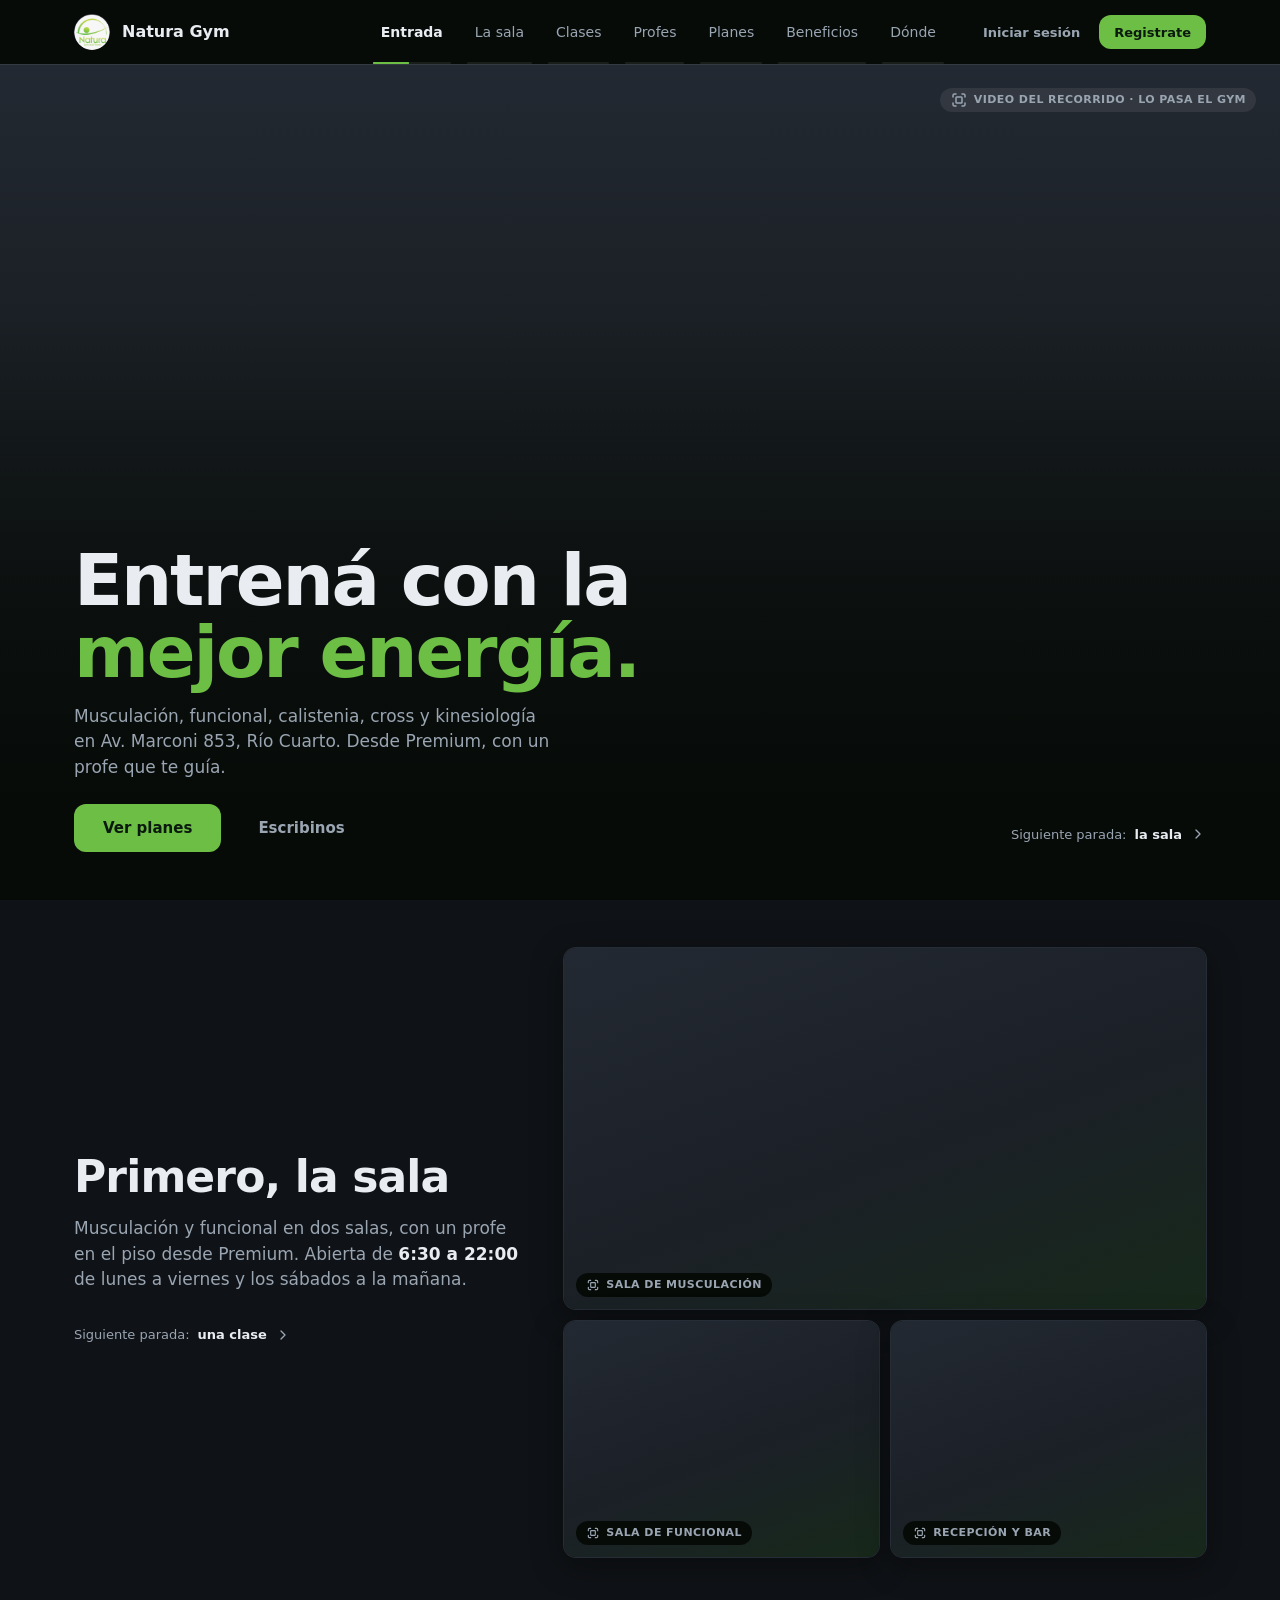
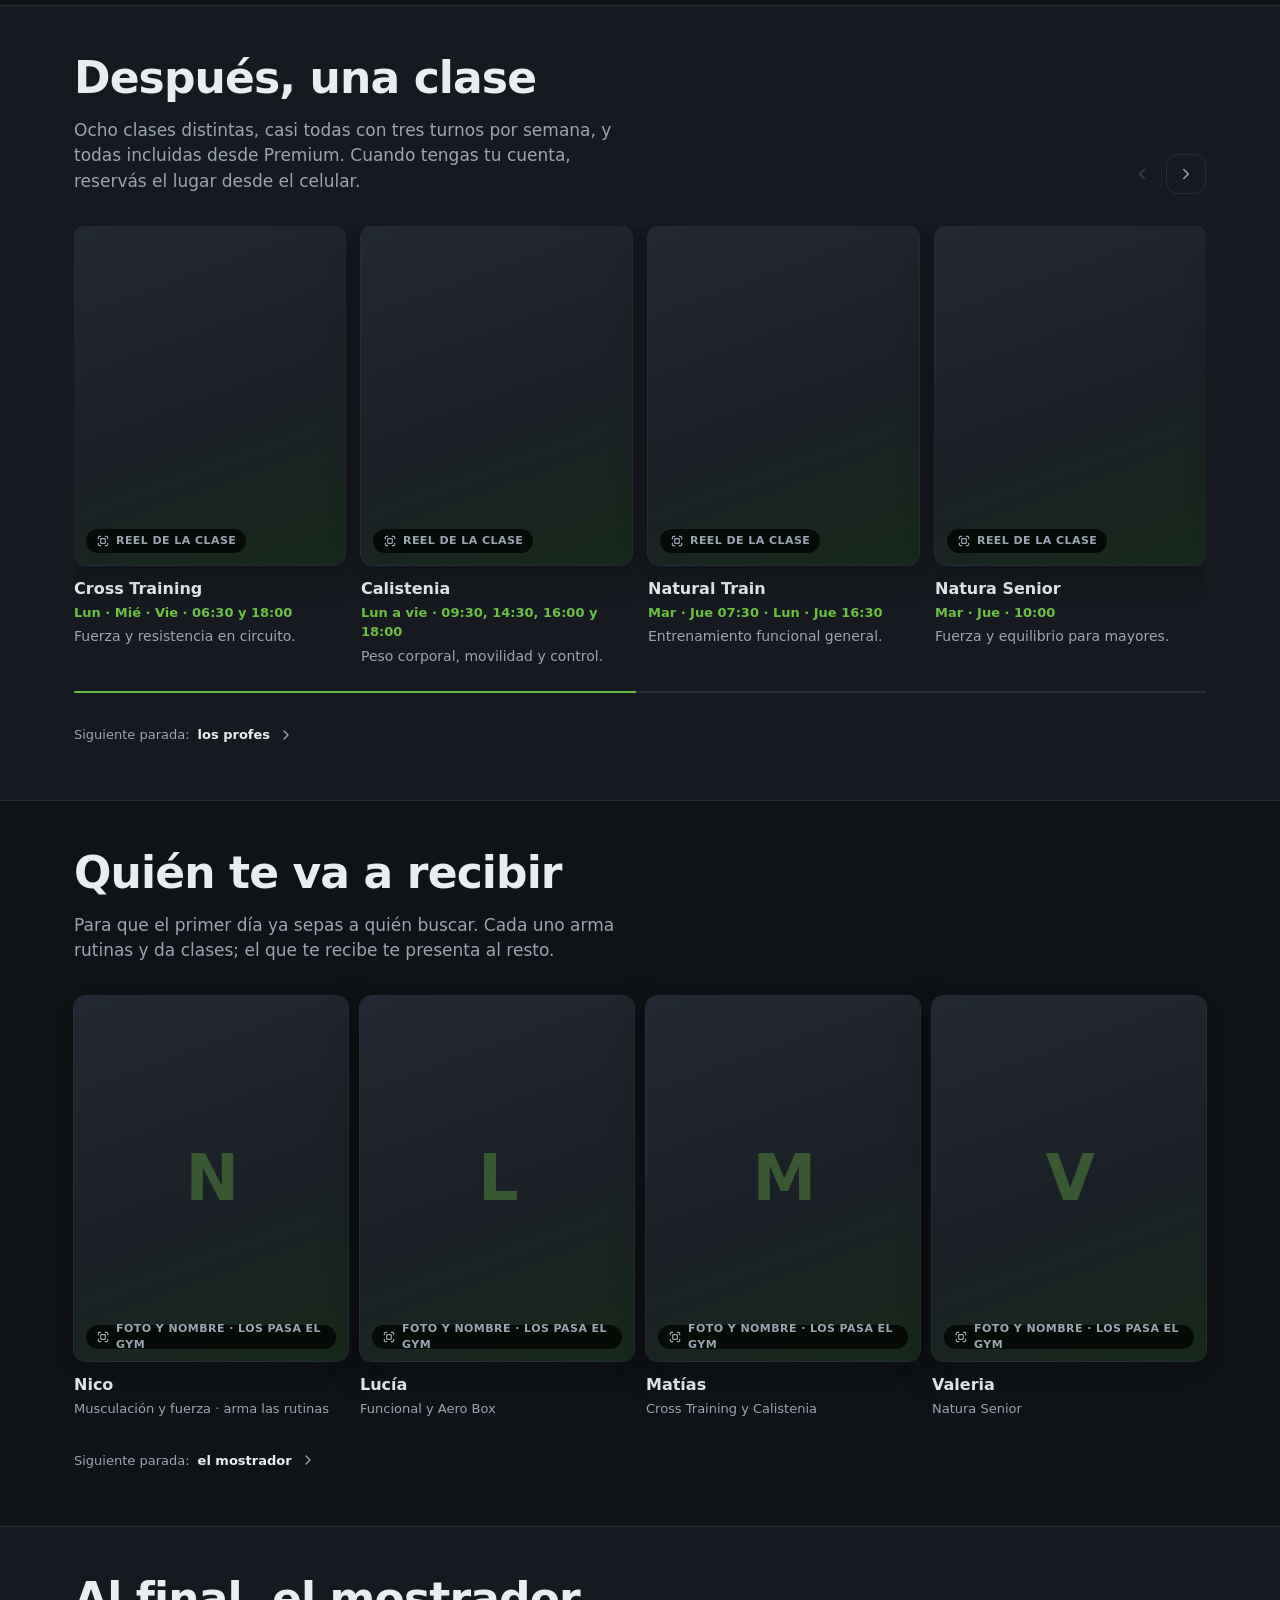
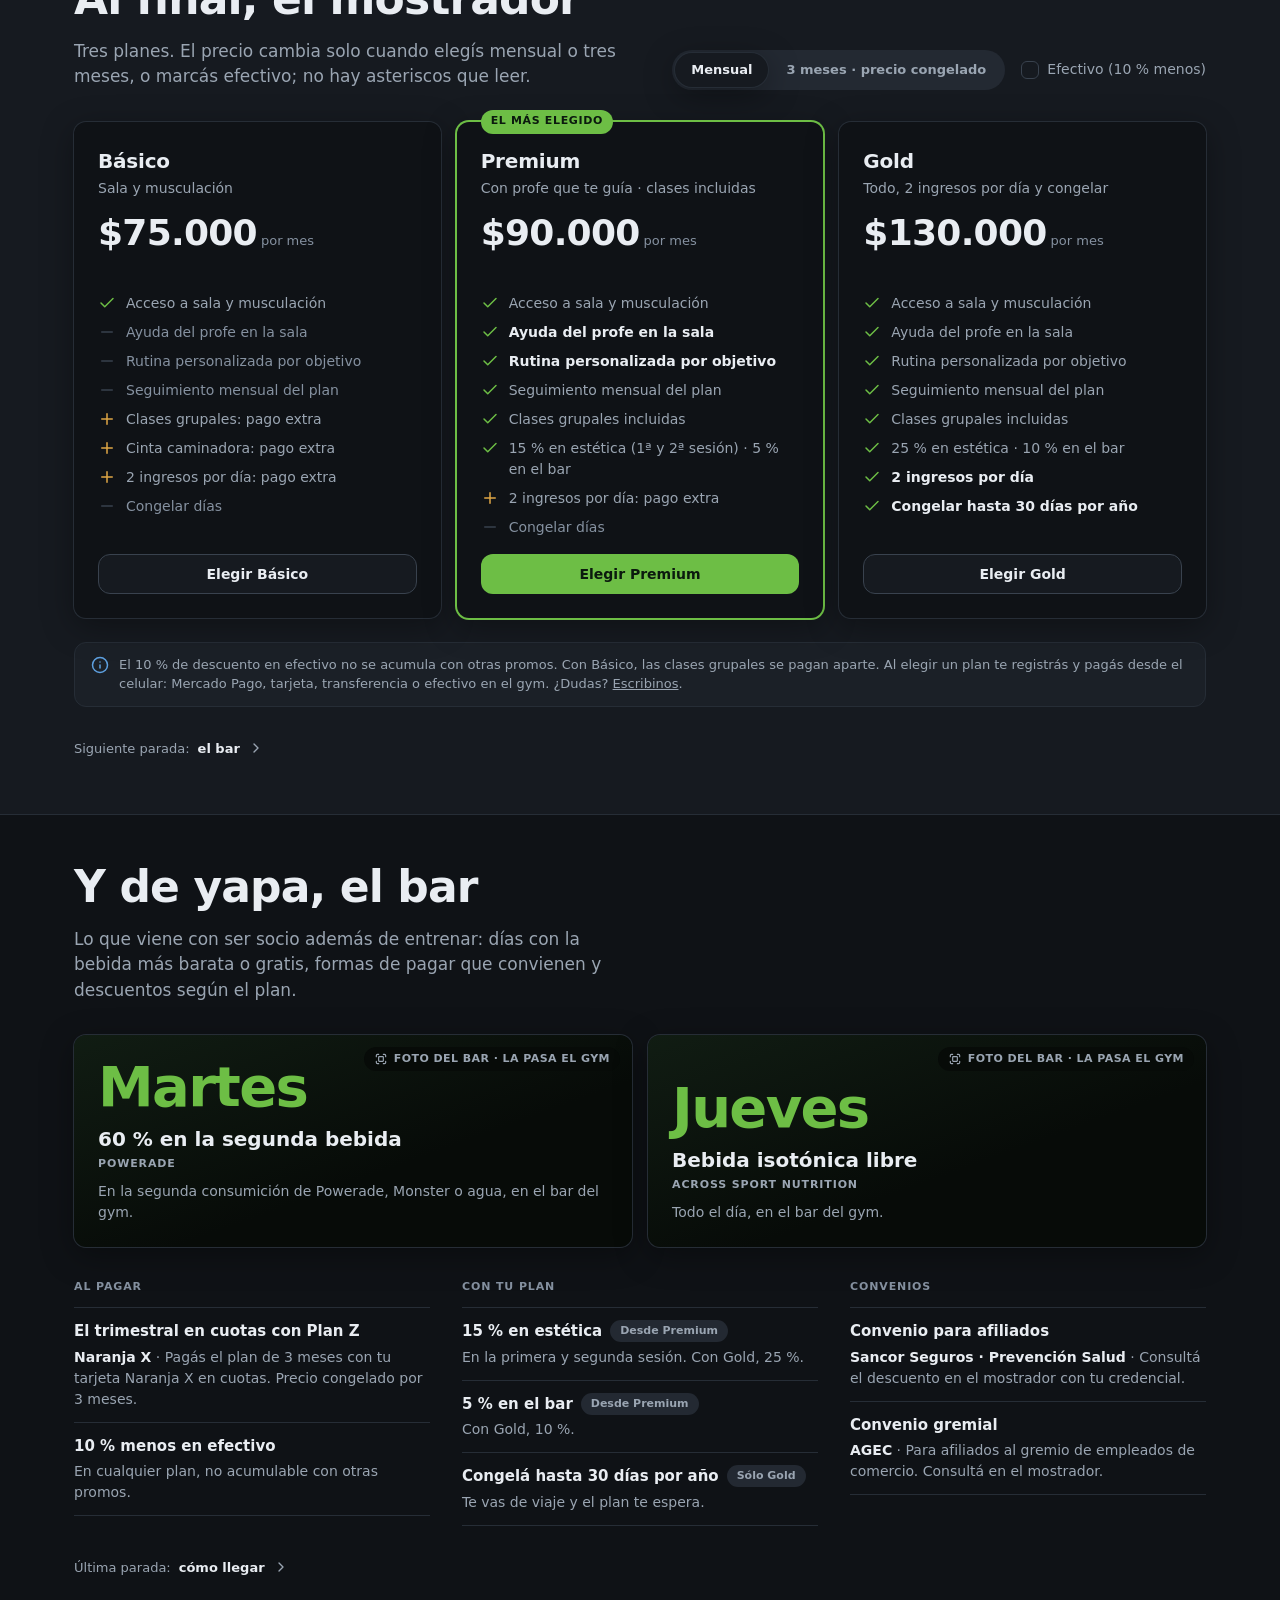
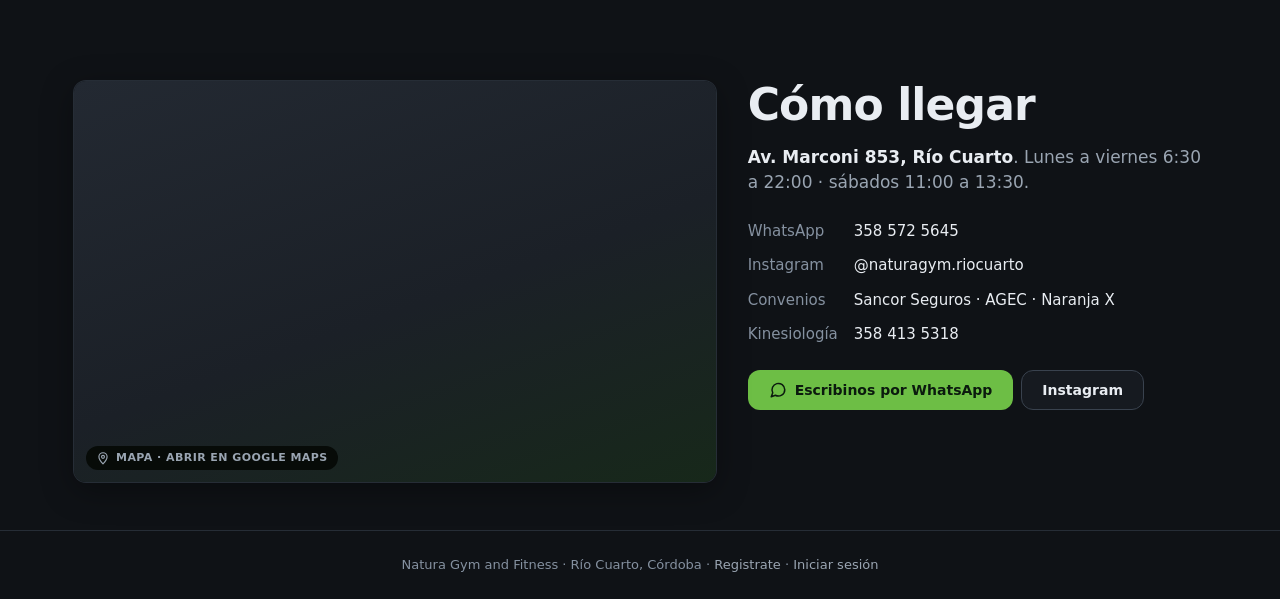
<file: index.html>
<!doctype html>
<html lang="es-AR">
<head>
<meta charset="utf-8">
<meta http-equiv="Content-Type" content="text/html; charset=utf-8">
<meta name="viewport" content="width=device-width,initial-scale=1">
<title>Natura Gym · Río Cuarto</title>
<meta name="description" content="Natura Gym and Fitness: musculación, funcional, calistenia, cross y kinesiología en Av. Marconi 853, Río Cuarto. Clases, profes y planes.">
<meta name="theme-color" content="#0F1216">
<link rel="icon" href="recursos/logo.png">
<link rel="stylesheet" href="estilos/ds.css">
<link rel="stylesheet" href="estilos/sitio.css">
<script>(function(){var t=new URLSearchParams(location.search).get('tema');document.documentElement.dataset.theme=t==='light'?'light':'dark';})();</script>
</head>
<body>

<header class="barra">
  <div class="barra-int">
    <img class="logo" src="recursos/logo.png" alt="">
    <span class="nombre">Natura Gym</span>
    <div class="puntos" id="puntos" aria-hidden="true"></div>
    <button class="btn-icono menu" type="button" id="menu" aria-label="Menú" aria-expanded="false" aria-controls="nav"></button>
    <nav id="nav" aria-label="Paradas del recorrido">
      <a class="parada" href="#entrada" aria-current="true">Entrada</a>
      <a class="parada" href="#sala">La sala</a>
      <a class="parada" href="#clases">Clases</a>
      <a class="parada" href="#profes">Profes</a>
      <a class="parada" href="#planes">Planes</a>
      <a class="parada" href="#beneficios">Beneficios</a>
      <a class="parada" href="#donde">Dónde</a>
      <div class="cuenta-btns" id="cuenta-btns">
        <a class="btn btn-fantasma btn-compacto" href="ingresar.html" id="btn-ingresar">Iniciar sesión</a>
        <a class="btn btn-primario btn-compacto" href="registro.html" id="btn-registrarse">Registrate</a>
      </div>
    </nav>
  </div>
</header>

<main>

<section id="entrada" class="parada-sec puerta">
  <div class="video" id="video-puerta"></div>
  <div class="velo"></div>
  <span class="etq-video" id="etq-video"></span>
  <div class="int">
    <div>
      <h1 id="lema"></h1>
      <p class="dice" id="bajada"></p>
      <div class="acciones">
        <a class="btn btn-primario btn-grande" href="#planes">Ver planes</a>
        <a class="btn btn-fantasma btn-grande" id="btn-wa-arriba" href="#" target="_blank" rel="noopener">Escribinos</a>
      </div>
    </div>
    <a class="siguiente" href="#sala">Siguiente parada: <b>la sala</b> <i data-ic="chev"></i></a>
  </div>
</section>

<section id="sala" class="parada-sec sala">
  <div class="int">
    <div>
      <h2>Primero, la sala</h2>
      <p class="dice">Musculación y funcional en dos salas, con un profe en el piso desde Premium. Abierta de <b>6:30 a 22:00</b> de lunes a viernes y los sábados a la mañana.</p>
      <a class="siguiente" href="#clases">Siguiente parada: <b>una clase</b> <i data-ic="chev"></i></a>
    </div>
    <div class="fotos" id="fotos-sala"></div>
  </div>
</section>

<section id="clases" class="parada-sec clases">
  <div class="int">
    <div class="cab">
      <div>
        <h2>Después, una clase</h2>
        <p class="dice">Ocho clases distintas, casi todas con tres turnos por semana, y todas incluidas desde Premium. Cuando tengas tu cuenta, reservás el lugar desde el celular.</p>
      </div>
      <div class="reels-ctl">
        <button class="btn-icono" id="reels-antes" type="button" aria-label="Clases anteriores"><i data-ic="atras"></i></button>
        <button class="btn-icono" id="reels-despues" type="button" aria-label="Clases siguientes"><i data-ic="chev"></i></button>
      </div>
    </div>
    <div class="reels" id="reels" tabindex="0" role="group" aria-label="Clases del gym"></div>
    <div class="reels-linea" aria-hidden="true"><i id="reels-avance"></i></div>
    <a class="siguiente" href="#profes">Siguiente parada: <b>los profes</b> <i data-ic="chev"></i></a>
  </div>
</section>

<section id="profes" class="parada-sec profes">
  <div class="int">
    <h2>Quién te va a recibir</h2>
    <p class="dice">Para que el primer día ya sepas a quién buscar. Cada uno arma rutinas y da clases; el que te recibe te presenta al resto.</p>
    <div class="equipo" id="equipo"></div>
    <a class="siguiente" href="#planes">Siguiente parada: <b>el mostrador</b> <i data-ic="chev"></i></a>
  </div>
</section>

<section id="planes" class="parada-sec mostrador">
  <div class="int">
    <div class="cab">
      <div>
        <h2>Al final, el mostrador</h2>
        <p class="dice">Tres planes. El precio cambia solo cuando elegís mensual o tres meses, o marcás efectivo; no hay asteriscos que leer.</p>
      </div>
      <div class="planes-ctl">
        <div class="seg" id="seg-periodo" role="group" aria-label="Período">
          <button type="button" data-per="mensual" aria-pressed="true">Mensual</button>
          <button type="button" data-per="tri" aria-pressed="false">3 meses · precio congelado</button>
        </div>
        <label class="check"><input type="checkbox" id="efectivo"> Efectivo (10 % menos)</label>
      </div>
    </div>
    <div class="planes" id="planes-grid"></div>
    <div class="nota" id="nota-planes"></div>
    <a class="siguiente" href="#beneficios">Siguiente parada: <b>el bar</b> <i data-ic="chev"></i></a>
  </div>
</section>

<section id="beneficios" class="parada-sec beneficios">
  <div class="int">
    <h2>Y de yapa, el bar</h2>
    <p class="dice">Lo que viene con ser socio además de entrenar: días con la bebida más barata o gratis, formas de pagar que convienen y descuentos según el plan.</p>
    <div class="dias" id="beneficios-dias"></div>
    <div class="beneficios-grupos" id="beneficios-grupos"></div>
    <a class="siguiente" href="#donde">Última parada: <b>cómo llegar</b> <i data-ic="chev"></i></a>
  </div>
</section>

<section id="donde" class="parada-sec donde">
  <div class="int">
    <div class="foto" id="mapa" role="link" tabindex="0" aria-label="Abrir la ubicación en Google Maps"></div>
    <div>
      <h2>Cómo llegar</h2>
      <p class="dice" id="direccion"></p>
      <dl id="contacto-datos"></dl>
      <div class="acciones">
        <a class="btn btn-primario" id="btn-wa" href="#" target="_blank" rel="noopener"><i data-ic="wa"></i>Escribinos por WhatsApp</a>
        <a class="btn btn-secundario" id="btn-ig" href="#" target="_blank" rel="noopener">Instagram</a>
      </div>
    </div>
  </div>
</section>

</main>

<footer>Natura Gym and Fitness · Río Cuarto, Córdoba · <a href="registro.html">Registrate</a> · <a href="ingresar.html">Iniciar sesión</a></footer>

<script src="js/ds.js"></script>
<script src="datos/contenido.js"></script>
<script>
const {$,$$,ARS,ic}=DS;
const C=CONTENIDO;
const wa=txt=>`https://wa.me/${C.gym.whatsapp}${txt?'?text='+encodeURIComponent(txt):''}`;
$$('i[data-ic]').forEach(i=>i.outerHTML=ic(i.dataset.ic));
const marcador=(txt,icono='camara')=>`<span class="etq">${ic(icono)}${txt}</span>`;

/* ---- entrada ---- */
$('#lema').innerHTML=`${C.gym.lema[0]}<em>${C.gym.lema[1]}</em>`;
$('#bajada').textContent=C.gym.bajada;
$('#btn-wa-arriba').href=wa('Hola, quiero saber más del gym');
$('#etq-video').innerHTML=`${ic('camara')} Video del recorrido · lo pasa el gym`;

/* ---- la sala ---- */
$('#fotos-sala').innerHTML=C.espacios.slice(0,3).map(e=>`<div class="foto">${marcador(e)}</div>`).join('');

/* ---- clases ----
   Carrusel: se ven pocas clases a la vez (lo que diga --a-la-vez en el CSS) y las
   flechas traen la tanda siguiente. La línea de abajo es la porción visible. */
const reels=$('#reels');
reels.innerHTML=C.clases.map(c=>`<div class="reel"><div class="foto">${marcador('Reel de la clase')}</div><div><b>${c.nombre}</b><span class="cuando">${c.dias} · ${c.horas}</span><p>${c.desc}</p></div></div>`).join('');
const avance=$('#reels-avance'),antes=$('#reels-antes'),despues=$('#reels-despues');
function reelsEstado(){
  const resto=reels.scrollWidth-reels.clientWidth;
  const visible=reels.clientWidth/reels.scrollWidth;
  const desde=reels.scrollLeft/reels.scrollWidth;
  avance.style.transform=`translateX(${desde*100}%) scaleX(${visible})`;
  antes.disabled=reels.scrollLeft<=1;
  despues.disabled=reels.scrollLeft>=resto-1;
}
/* Se salta de a una tanda entera, cayendo justo en el borde de una tarjeta: si le
   pedimos un scroll libre, el scroll-snap lo corrige a mitad de camino y queda cortada. */
function reelsMover(d){
  const paso=reels.firstElementChild.offsetWidth+parseFloat(getComputedStyle(reels).columnGap)||1;
  const tanda=Math.max(1,Math.round(reels.clientWidth/paso));
  const i=Math.max(0,Math.round(reels.scrollLeft/paso)+d*tanda);
  reels.scrollTo({left:i*paso,behavior:matchMedia('(prefers-reduced-motion:reduce)').matches?'auto':'smooth'});
}
antes.onclick=()=>reelsMover(-1);
despues.onclick=()=>reelsMover(1);
reels.addEventListener('scroll',reelsEstado,{passive:true});
addEventListener('resize',reelsEstado);
reelsEstado();

/* ---- profes ---- */
$('#equipo').innerHTML=C.profes.map(p=>`<div class="p"><div class="foto"><i aria-hidden="true">${p.ini}</i>${marcador(C.profesEjemplo?'Foto y nombre · los pasa el gym':'Foto')}</div><div><b>${p.nombre}</b><small>${p.que}</small></div></div>`).join('');

/* ---- planes ---- */
let periodo='mensual';
function planes(){
  const ef=$('#efectivo').checked;
  $('#planes-grid').innerHTML=C.planes.map(p=>{
    const base=periodo==='mensual'?p.mensual:p.tri;
    const precio=ef?Math.round(base*(1-C.descuentoEfectivo)):base;
    return `<div class="plan ${p.elegido?'elegido':''}">
      ${p.elegido?'<span class="etq">El más elegido</span>':''}
      <div><h3>${p.nombre}</h3><p class="resumen">${p.resumen}</p></div>
      <div><div class="precio">${ARS(precio)}<small>por mes</small></div>
      <div class="tachado">${ef?`<s>${ARS(base)}</s> sin descuento`:(periodo==='tri'?p.triNota:'&nbsp;')}</div></div>
      <ul>${p.items.map(([k,t])=>`<li class="${k}">${ic(k==='si'?'tilde':k==='no'?'menos':'mas')}<span>${t}</span></li>`).join('')}</ul>
      <a class="btn ${p.elegido?'btn-primario':'btn-secundario'}" href="registro.html?plan=${p.id}&periodo=${periodo==='tri'?'trimestral':'mensual'}${ef?'&medio=efectivo':''}">Elegir ${p.nombre}</a>
    </div>`;
  }).join('');
  $('#nota-planes').innerHTML=`${ic('info')}<span>${periodo==='tri'?'El trimestral se paga con Naranja X (Plan Z), Visa o Mastercard y el precio queda congelado tres meses.':'El 10 % de descuento en efectivo no se acumula con otras promos.'} Con Básico, las clases grupales se pagan aparte. Al elegir un plan te registrás y pagás desde el celular: Mercado Pago, tarjeta, transferencia o efectivo en el gym. ¿Dudas? <a href="${wa('Hola, tengo una duda sobre los planes')}" target="_blank" rel="noopener">Escribinos</a>.</span>`;
}
$$('#seg-periodo button').forEach(b=>b.onclick=()=>{periodo=b.dataset.per;$$('#seg-periodo button').forEach(x=>x.setAttribute('aria-pressed',x===b));planes();});
$('#efectivo').onchange=planes;
planes();

/* ---- beneficios ---- */
const B=C.beneficios;
const desdePlan=b=>b.desde?`<span class="badge">${b.desde==='gold'?'Sólo Gold':'Desde Premium'}</span>`:'';
$('#beneficios-dias').innerHTML=B.filter(b=>b.tipo==='dia').map(b=>`<div class="dia-b">${marcador('Foto del bar · la pasa el gym')}<span class="cuando">${b.dia}</span><b>${b.titulo}</b><span class="con">${b.marca}</span><p>${b.detalle}</p></div>`).join('');
const GRUPOS=[['pago','Al pagar'],['plan','Con tu plan'],['convenio','Convenios']];
$('#beneficios-grupos').innerHTML=GRUPOS.map(([k,t])=>{const xs=B.filter(b=>b.tipo===k);return xs.length?`<div class="grupo-b"><h3>${t}</h3><dl>${xs.map(b=>`<div><dt>${b.titulo}${desdePlan(b)}</dt><dd>${b.marca?`<b>${b.marca}</b> · `:''}${b.detalle}</dd></div>`).join('')}</dl></div>`:'';}).join('');

/* ---- dónde ---- */
$('#mapa').innerHTML=marcador('Mapa · abrir en Google Maps','mapa');
$('#direccion').innerHTML=`<b>${C.gym.direccion}</b>. ${C.gym.horario}.`;
$('#contacto-datos').innerHTML=`<dt>WhatsApp</dt><dd>${C.gym.whatsappTexto}</dd><dt>Instagram</dt><dd>@${C.gym.instagram}</dd><dt>Convenios</dt><dd>${C.gym.convenios.join(' · ')}</dd><dt>Kinesiología</dt><dd>${C.kinesiologia.telefono}</dd>`;
$('#btn-wa').href=wa('Hola, quiero saber más del gym');
$('#btn-ig').href=`https://instagram.com/${C.gym.instagram}`;
const abrirMapa=()=>window.open(C.gym.mapa,'_blank','noopener');
$('#mapa').onclick=abrirMapa;$('#mapa').onkeydown=e=>{if(e.key==='Enter'||e.key===' '){e.preventDefault();abrirMapa();}};

/* ---- navegación: menú, parada activa y progreso del recorrido ---- */
const menu=$('#menu'),nav=$('#nav');
menu.innerHTML=ic('menu');
const angosto=()=>matchMedia('(max-width:860px)').matches;
function cerrar(){if(angosto()){nav.hidden=true;menu.setAttribute('aria-expanded','false');}}
menu.onclick=()=>{const ab=nav.hidden;nav.hidden=!ab;menu.setAttribute('aria-expanded',String(ab));};
$$('a',nav).forEach(a=>a.addEventListener('click',cerrar));
addEventListener('resize',()=>{if(!angosto())nav.hidden=false;else if(menu.getAttribute('aria-expanded')!=='true')nav.hidden=true;});
if(angosto())nav.hidden=true;

const paradas=$$('a.parada',nav),secciones=$$('main .parada-sec');
function marcarParada(id){
  let antes=true;
  paradas.forEach(a=>{
    const es=a.getAttribute('href')==='#'+id;
    if(es){a.setAttribute('aria-current','true');antes=false;}else a.removeAttribute('aria-current');
    a.classList.toggle('pasada',antes);
  });
}
$('#puntos').innerHTML=paradas.map(()=>'<i></i>').join('');
const obs=new IntersectionObserver(es=>{es.forEach(e=>{if(e.isIntersecting)marcarParada(e.target.id);});},{rootMargin:'-45% 0px -50% 0px'});
secciones.forEach(s=>obs.observe(s));

// avance de cada tramo: cuánto de esa sección ya pasó por la mitad de la pantalla
const puntos=$$('#puntos i');
function medir(){
  const ref=scrollY+innerHeight/2,total=document.documentElement.scrollHeight-innerHeight,fin=total<=0||scrollY>=total-2;
  secciones.forEach((s,n)=>{
    const f=fin?1:Math.max(0,Math.min(1,(ref-s.offsetTop)/s.offsetHeight));
    paradas[n].style.setProperty('--avance',f.toFixed(3));
    if(puntos[n])puntos[n].style.setProperty('--avance',f.toFixed(3));
  });
}
addEventListener('scroll',medir,{passive:true});addEventListener('resize',medir);medir();

// Con sesión iniciada, «Iniciar sesión / Registrate» pasa a ser «Perfil» (el socio va a su
// perfil; el staff, a su panel). La sesión de verdad se verifica en perfil.html.
try{const s=JSON.parse(localStorage.getItem('ng-sesion')||'null');if(s){$('#cuenta-btns').innerHTML=`<a class="btn btn-primario btn-compacto" href="perfil/index.html" id="btn-perfil">${ic('socio')}Perfil</a>`;}}catch(e){}
</script>
</body>
</html>
</file>
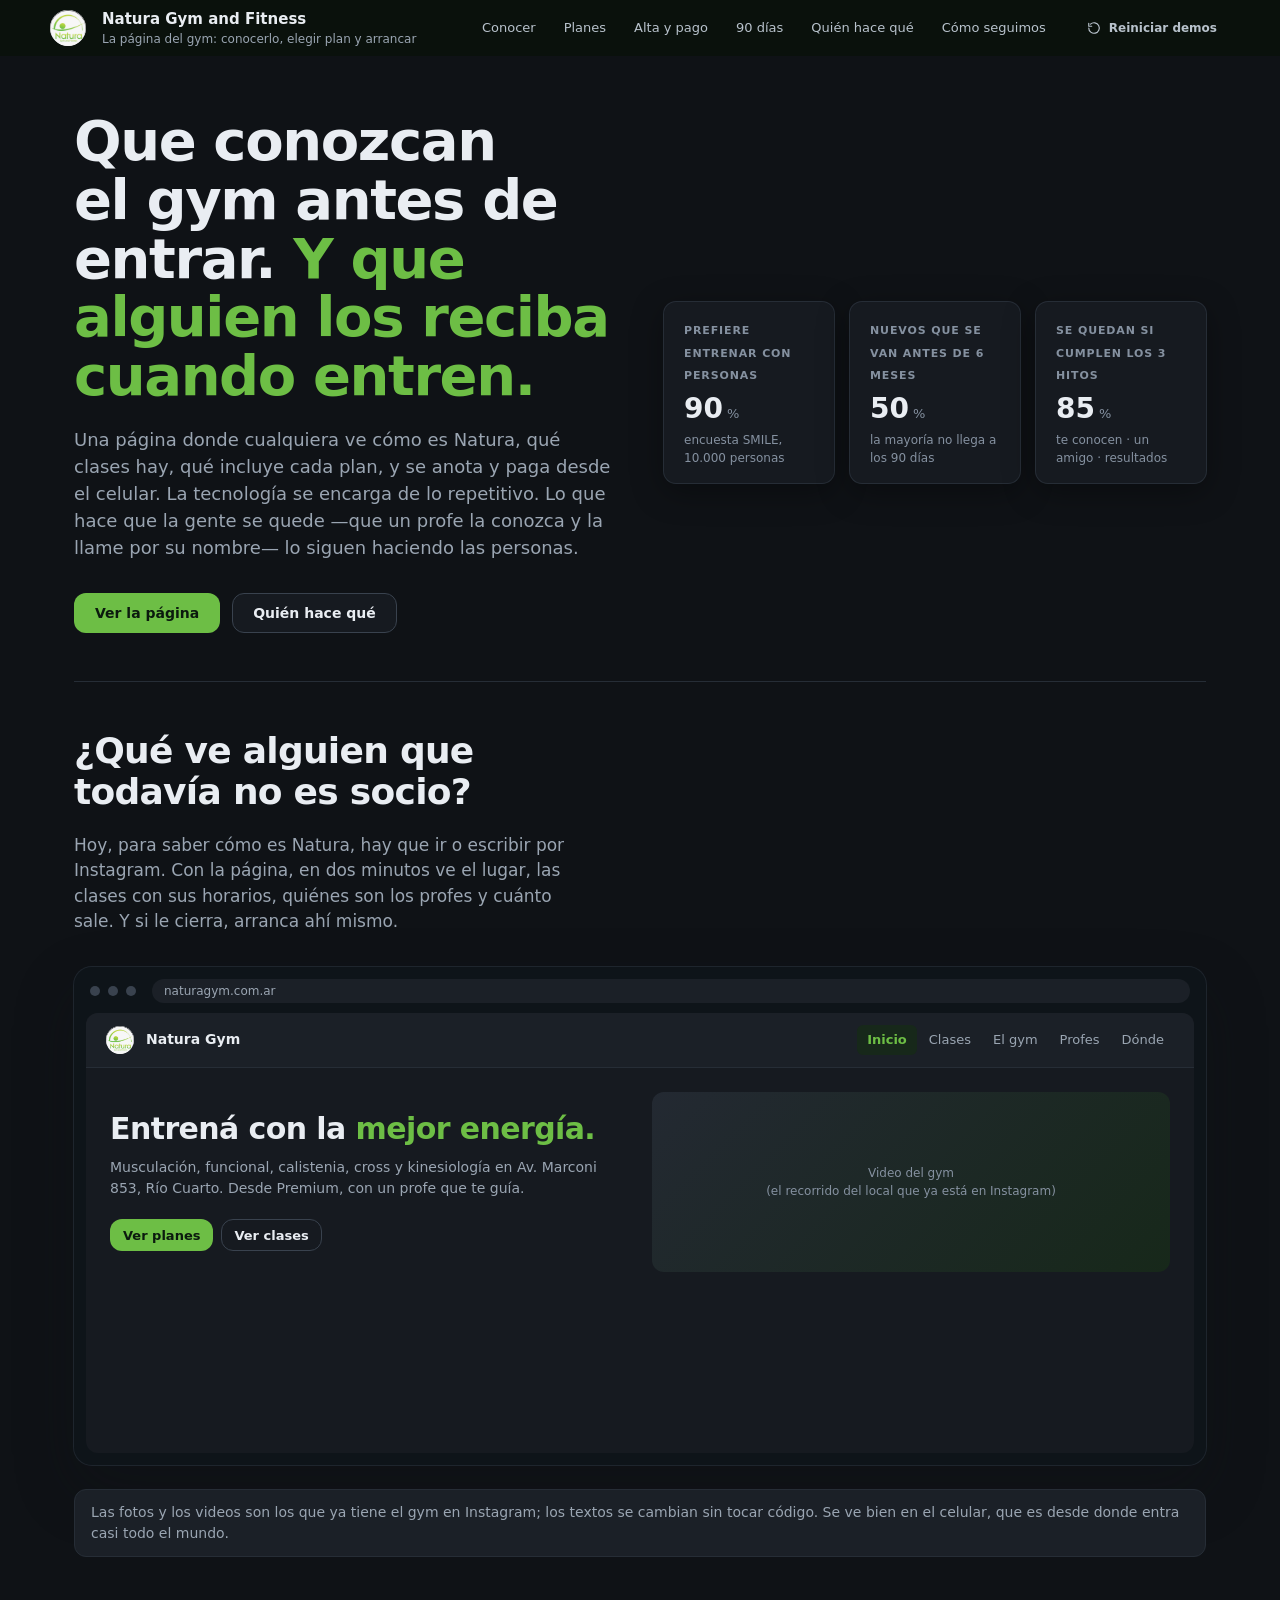
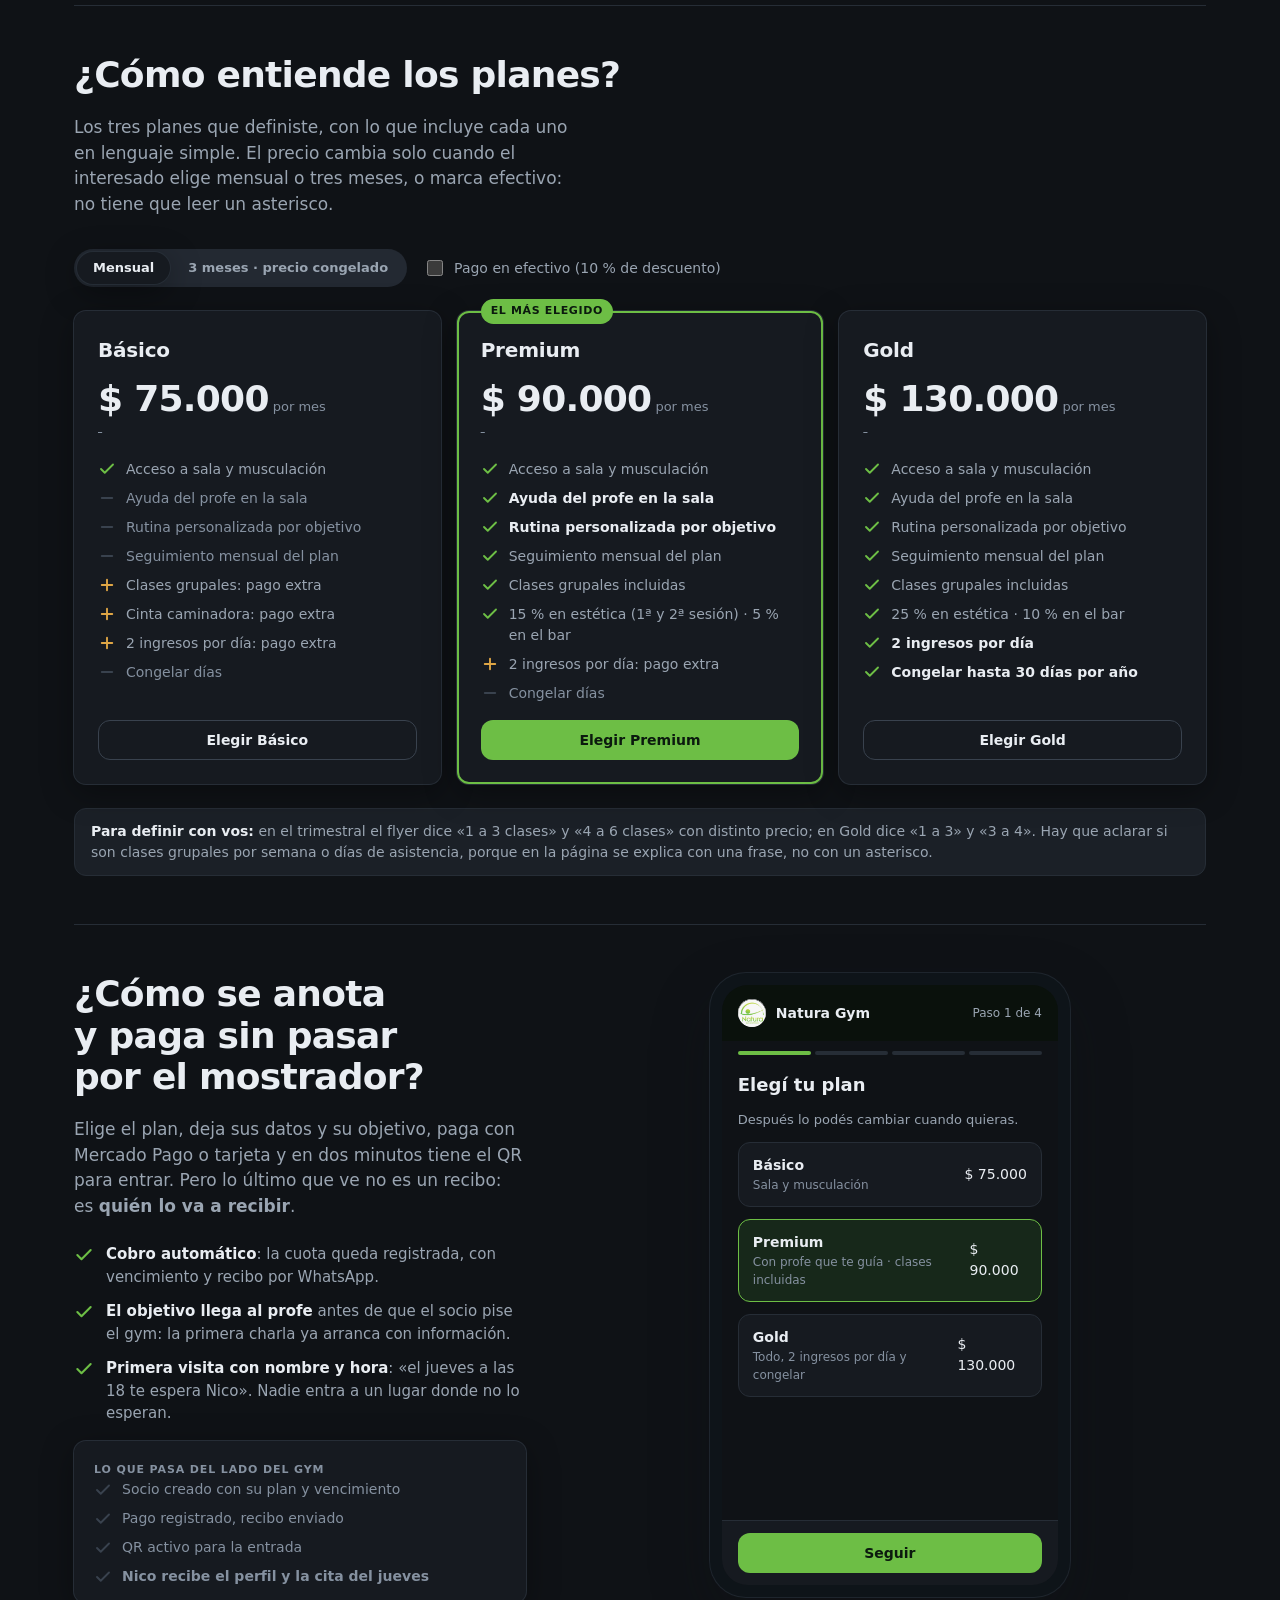
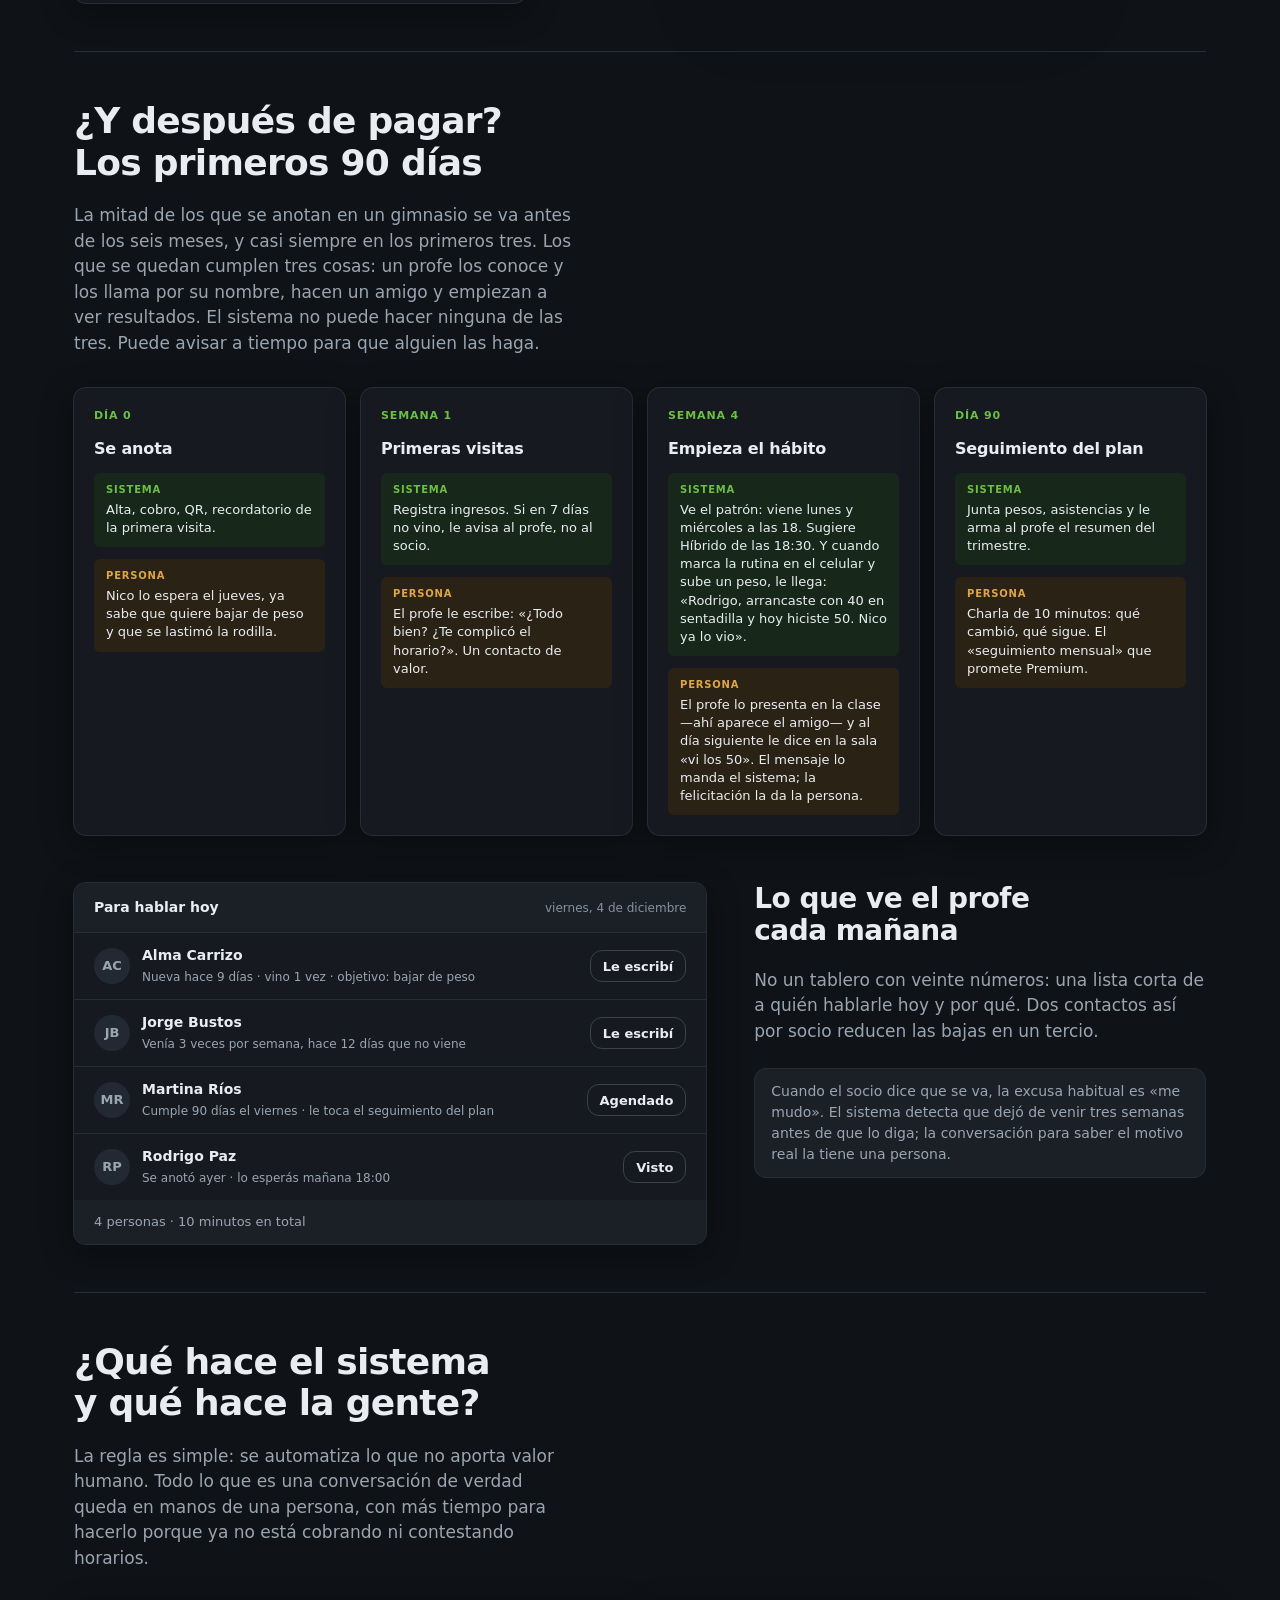
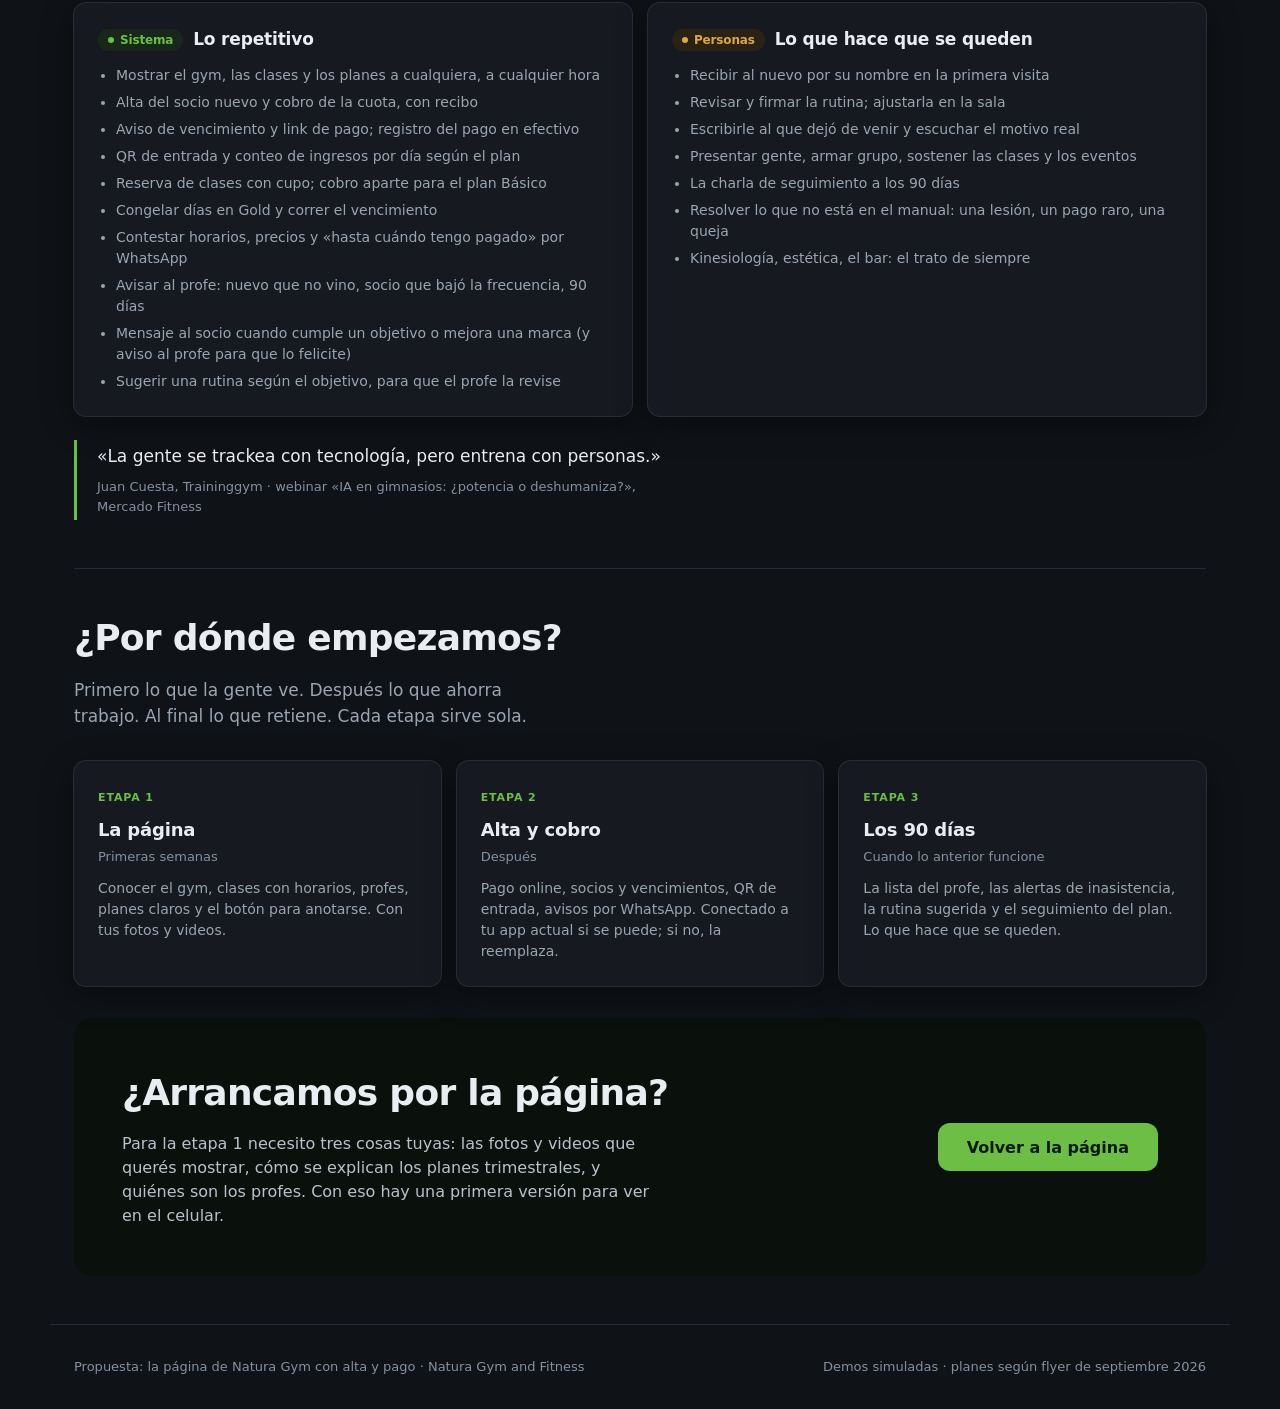
<file: presentacion.html>
﻿<!doctype html>
<html lang="es-AR">
<head>
<meta charset="utf-8">
<meta http-equiv="Content-Type" content="text/html; charset=utf-8">
<meta name="viewport" content="width=device-width,initial-scale=1">
<title>Natura Gym, la página</title>
<style>
:root{
  --fondo:#F3F5F7;--superficie:#FFFFFF;--superficie-2:#F8FAFB;--superficie-3:#EDF1F4;
  --borde:#E2E7EC;--borde-fuerte:#C8D1DA;
  --texto:#0E1419;--texto-2:#586371;--texto-3:#8A949F;
  --marca:#4E9E2A;--marca-fuerte:#3F8422;--sobre-marca:#FFFFFF;--marca-suave:#EAF4E3;
  --info:#245E9D;--info-suave:#E6EEF7;--alerta:#9A6508;--alerta-suave:#FBF2E1;--critico:#A93226;--critico-suave:#F9E7E5;
  --nav:#0F1A12;--nav-texto:#E9EDF2;
  --sombra:0 0 0 1px var(--borde),0 8px 32px rgba(14,20,25,.06);
  --r-chico:6px;--r:12px;--r-grande:18px;
  --fuente:"Segoe UI","Inter",system-ui,-apple-system,sans-serif;
  --mono:"Cascadia Code","Consolas",ui-monospace,monospace;
  --wa:#0B7A4A;--wa-burbuja:#DCF8C6;--wa-fondo:#ECE5DD;
  color-scheme:light;
}
@media (prefers-color-scheme:dark){:root:not([data-theme="light"]){
  --fondo:#0F1216;--superficie:#161A20;--superficie-2:#1B2027;--superficie-3:#232932;
  --borde:#262D36;--borde-fuerte:#39424E;--texto:#E9EDF2;--texto-2:#9AA5B2;--texto-3:#8591A0;
  --marca:#6DBE45;--marca-fuerte:#86CD60;--sobre-marca:#0B1A0E;--marca-suave:#17281A;--info:#5EA0E0;--info-suave:#152234;--alerta:#DFA645;--critico:#E0776D;
  --alerta-suave:#2A2214;--critico-suave:#2C1A18;--nav:#0A110C;
  --sombra:0 0 0 1px var(--borde),0 8px 32px rgba(0,0,0,.35);
  --wa-burbuja:#1F3A2A;--wa-fondo:#0B141A;color-scheme:dark;
}}
:root[data-theme="dark"]{
  --fondo:#0F1216;--superficie:#161A20;--superficie-2:#1B2027;--superficie-3:#232932;
  --borde:#262D36;--borde-fuerte:#39424E;--texto:#E9EDF2;--texto-2:#9AA5B2;--texto-3:#8591A0;
  --marca:#6DBE45;--marca-fuerte:#86CD60;--sobre-marca:#0B1A0E;--marca-suave:#17281A;--info:#5EA0E0;--info-suave:#152234;--alerta:#DFA645;--critico:#E0776D;
  --alerta-suave:#2A2214;--critico-suave:#2C1A18;--nav:#0A110C;
  --sombra:0 0 0 1px var(--borde),0 8px 32px rgba(0,0,0,.35);
  --wa-burbuja:#1F3A2A;--wa-fondo:#0B141A;color-scheme:dark;
}
*{box-sizing:border-box}
body{margin:0;background:var(--fondo);color:var(--texto);font:15px/1.5 var(--fuente);-webkit-font-smoothing:antialiased}
::selection{background:var(--marca-suave);color:var(--texto)}
*{scrollbar-width:thin;scrollbar-color:var(--borde-fuerte) transparent}
:focus-visible{outline:2px solid var(--marca);outline-offset:2px;border-radius:var(--r-chico)}
h1,h2,h3{margin:0;text-wrap:balance;letter-spacing:-.01em}
p{margin:0}
a{color:inherit}
button{font:inherit;color:inherit}
.num{font-variant-numeric:tabular-nums}
.rotulo{font-size:11px;font-weight:600;letter-spacing:.08em;text-transform:uppercase;color:var(--texto-3)}
@media(prefers-reduced-motion:reduce){*{transition:none!important;animation:none!important}}

/* ---- barra ---- */
.barra{position:sticky;top:env(safe-area-inset-top,0px);z-index:20;background:var(--nav);color:var(--nav-texto);padding:0 24px}
.barra-in{max-width:1180px;margin:0 auto;height:56px;display:flex;align-items:center;gap:16px}
.barra img{width:36px;height:36px;border-radius:999px;background:#fff}
.barra .quien{font-weight:600}
.barra .quien small{display:block;font-weight:400;font-size:12px;color:#9AA5B2}
.barra nav{margin-left:auto;display:flex;gap:4px}
.barra nav a{color:#B8C2CC;text-decoration:none;font-size:13px;padding:8px 12px;border-radius:var(--r-chico);transition:background 110ms,color 110ms}
.barra nav a:hover{background:rgba(255,255,255,.08);color:#fff}
.barra .reiniciar{height:32px;padding:0 12px;font-size:12px;color:#B8C2CC;margin-left:auto}
.barra nav+.reiniciar{margin-left:0}
.barra .reiniciar:hover{background:rgba(255,255,255,.08);color:#fff}
.barra .reiniciar svg{width:14px;height:14px}
@media(max-width:860px){.barra nav{display:none}}

/* ---- contenedor ---- */
.pagina{max-width:1180px;margin:0 auto;padding:0 24px}
@media(max-width:480px){.pagina{padding:0 16px}}
section{padding-block:48px;border-top:1px solid var(--borde)}
section:first-of-type{border-top:0}

/* ---- botones ---- */
.btn{display:inline-flex;align-items:center;justify-content:center;gap:8px;height:40px;padding:0 20px;border-radius:var(--r);font:600 14px var(--fuente);cursor:pointer;border:1px solid transparent;text-decoration:none;transition:background 110ms,border-color 110ms,transform 110ms}
.btn:active{transform:translateY(1px)}
.btn-primario{background:var(--marca);color:var(--sobre-marca)}
.btn-primario:hover{background:var(--marca-fuerte)}
.btn-secundario{background:var(--superficie);border-color:var(--borde-fuerte);color:var(--texto)}
.btn-secundario:hover{background:var(--superficie-3)}
.btn-secundario[aria-pressed="true"]{border-color:var(--marca);background:var(--marca-suave)}
.btn-fantasma{background:transparent;color:var(--texto-2)}
.btn-fantasma:hover{background:var(--superficie-3);color:var(--texto)}
.btn[disabled]{opacity:.5;cursor:not-allowed}
.btn svg{width:18px;height:18px}
.btn-chico{height:32px;padding:0 12px;font-size:13px}

/* ---- hero ---- */
.hero{display:grid;grid-template-columns:minmax(0,1fr) minmax(0,1fr);gap:48px;align-items:center;padding-block:56px 48px}
.hero h1{font-size:clamp(34px,4.6vw,56px);line-height:1.05;font-weight:700;letter-spacing:-.025em}
.hero h1 em{font-style:normal;color:var(--marca)}
.hero .bajada{font-size:18px;color:var(--texto-2);max-width:48ch;margin-top:20px}
.hero .acciones{display:flex;gap:12px;margin-top:32px;flex-wrap:wrap}
.kpis{display:grid;grid-template-columns:repeat(3,1fr);gap:16px;margin-top:40px}
.kpi{background:var(--superficie);border-radius:var(--r);box-shadow:var(--sombra);padding:16px 20px}
.kpi .v{font-size:28px;font-weight:600;line-height:1.1;margin-top:8px}
.kpi .v small{font-size:13px;font-weight:400;color:var(--texto-3);margin-left:4px}
.kpi .n{font-size:12px;color:var(--texto-3);margin-top:6px}
@media(max-width:980px){.hero{grid-template-columns:1fr}}
@media(max-width:560px){.kpis{grid-template-columns:1fr 1fr}.kpi:last-child{grid-column:1/-1}}

/* ---- pregunta / respuesta ---- */
.pregunta{display:grid;grid-template-columns:minmax(0,5fr) minmax(0,7fr);gap:48px;align-items:start}
.pregunta.invertida{grid-template-columns:minmax(0,7fr) minmax(0,5fr)}
.pregunta.invertida .texto{order:2}
.pregunta h2,.intro h2{font-size:clamp(26px,3vw,36px);line-height:1.15;font-weight:700;letter-spacing:-.02em}
.intro{max-width:60ch;margin-bottom:32px}
.pregunta .resp,.intro .resp{font-size:17px;color:var(--texto-2);margin-top:20px;max-width:46ch}
.pregunta .lista{list-style:none;padding:0;margin:24px 0 0;display:grid;gap:12px}
.pregunta .lista li{display:flex;gap:12px;align-items:flex-start;color:var(--texto-2);font-size:15px}
.pregunta .lista svg{flex:none;width:20px;height:20px;color:var(--marca);margin-top:2px}
.pregunta .lista b{color:var(--texto);font-weight:600}
.texto.sticky{position:sticky;top:80px}
.nota{margin-top:24px;padding:12px 16px;border-radius:var(--r);background:var(--superficie-2);border:1px solid var(--borde);font-size:14px;color:var(--texto-2)}
.nota b{color:var(--texto)}
@media(max-width:980px){.pregunta,.pregunta.invertida{grid-template-columns:1fr}.pregunta.invertida .texto{order:0}.texto.sticky{position:static}}

/* ---- badges ---- */
.badge{display:inline-flex;align-items:center;gap:6px;height:24px;padding:0 10px;border-radius:999px;font-size:12px;font-weight:600;white-space:nowrap}
.badge::before{content:"";width:6px;height:6px;border-radius:999px;background:currentColor}
.b-sistema{background:var(--marca-suave);color:var(--marca)}
.b-socio{background:var(--info-suave);color:var(--info)}
.b-profe{background:var(--superficie-3);color:var(--texto-2)}
.b-vos{background:var(--alerta-suave);color:var(--alerta)}

/* ---- tabla de tareas ---- */
.tareas{background:var(--superficie);border-radius:var(--r);box-shadow:var(--sombra);overflow:hidden}
.tareas table{width:100%;border-collapse:collapse;font-size:14px}
.tareas th{text-align:left;padding:12px 16px;background:var(--superficie-2);font-size:11px;font-weight:600;letter-spacing:.08em;text-transform:uppercase;color:var(--texto-3);border-bottom:1px solid var(--borde)}
.tareas td{padding:12px 16px;border-bottom:1px solid var(--borde);vertical-align:top}
.tareas tr:last-child td{border-bottom:0}
.tareas td:first-child{font-weight:600;color:var(--texto)}
.tareas td:first-child small{display:block;font-weight:400;color:var(--texto-3);font-size:12px;margin-top:2px}
.tareas td.como{color:var(--texto-2)}
.tareas tfoot td{background:var(--superficie-2);font-weight:600;color:var(--texto-2);font-size:13px}
.tareas tfoot .num{color:var(--marca);font-size:18px;margin-right:4px}
.leyenda{display:flex;flex-wrap:wrap;gap:8px;margin-top:16px}
@media(max-width:700px){.tareas .como{display:none}}

/* ---- tablet de la puerta ---- */
.tablet{background:#0E1419;border-radius:var(--r-grande);padding:14px;box-shadow:0 0 0 1px #1E252D,0 24px 60px rgba(14,20,25,.25);max-width:520px;margin:0 auto;width:100%}
.tablet .pant{background:var(--superficie);border-radius:var(--r);min-height:400px;display:flex;flex-direction:column;overflow:hidden}
.k-cab{display:flex;align-items:center;gap:12px;padding:16px 20px;border-bottom:1px solid var(--borde);background:var(--superficie-2)}
.k-cab img{width:32px;height:32px;border-radius:999px;background:#fff}
.k-cab b{font-size:14px}
.k-cab .hora{margin-left:auto;font-size:13px;color:var(--texto-3)}
.puerta{flex:1;display:flex;flex-direction:column;align-items:center;justify-content:center;text-align:center;padding:32px 24px;gap:12px;transition:background 180ms}
.puerta .ico{width:88px;height:88px;border-radius:999px;display:grid;place-items:center;background:var(--superficie-3);color:var(--texto-2);margin-bottom:8px}
.puerta .ico svg{width:40px;height:40px}
.puerta h3{font-size:24px;font-weight:600}
.puerta p{color:var(--texto-2);font-size:15px;max-width:34ch}
.puerta .estado{font-size:13px;font-weight:600;letter-spacing:.06em;text-transform:uppercase}
.puerta.ok{background:var(--marca-suave)}.puerta.ok .ico{background:var(--marca);color:var(--sobre-marca)}.puerta.ok .estado{color:var(--marca)}
.puerta.vencido{background:var(--alerta-suave)}.puerta.vencido .ico{background:var(--alerta);color:#fff}.puerta.vencido .estado{color:var(--alerta)}
.puerta.nuevo{background:var(--info-suave)}.puerta.nuevo .ico{background:var(--info);color:#fff}.puerta.nuevo .estado{color:var(--info)}
.puerta .qr{width:112px;height:112px;border-radius:var(--r-chico);background:#fff;padding:8px;box-shadow:var(--sombra)}
.puerta .qr svg{width:100%;height:100%;display:block}
.puerta .datos{display:flex;gap:16px;margin-top:8px;font-size:13px;color:var(--texto-2)}
.puerta .datos b{display:block;color:var(--texto);font-size:15px}
.simular{display:flex;flex-wrap:wrap;gap:8px;justify-content:center;margin-top:16px}
.simular .rotulo{width:100%;text-align:center;margin-bottom:4px}

/* ---- celular ---- */
.celu{width:100%;max-width:360px;margin:0 auto;background:#0E1419;border-radius:36px;padding:12px;box-shadow:0 0 0 1px #1E252D,0 24px 60px rgba(14,20,25,.25)}
.celu .pant{background:var(--wa-fondo);border-radius:26px;overflow:hidden;display:flex;flex-direction:column;height:560px}
.wa-cab{display:flex;align-items:center;gap:12px;padding:14px 16px;background:var(--wa);color:#fff}
.wa-cab img{width:36px;height:36px;border-radius:999px;background:#fff}
.wa-cab b{font-size:14px;display:block}
.wa-cab small{font-size:12px;opacity:.85}
.wa-chat{flex:1;overflow:auto;padding:16px 12px;display:flex;flex-direction:column;gap:8px;scroll-behavior:smooth}
.msg{max-width:84%;padding:8px 12px;border-radius:var(--r);font-size:14px;line-height:1.4;box-shadow:0 1px 1px rgba(0,0,0,.08);animation:entra 260ms ease-out;white-space:pre-line}
.msg.ellos{align-self:flex-start;background:var(--superficie);color:var(--texto);border-top-left-radius:4px}
.msg.yo{align-self:flex-end;background:var(--wa-burbuja);color:var(--texto);border-top-right-radius:4px}
.msg .hora{display:block;font-size:11px;color:var(--texto-3);text-align:right;margin-top:4px}
.msg .link{display:inline-block;margin-top:8px;padding:8px 12px;border-radius:var(--r-chico);background:var(--marca);color:var(--sobre-marca);font-weight:600;font-size:13px;text-decoration:none;cursor:pointer;border:0}
.msg .sistema{display:block;margin-top:8px;padding-top:8px;border-top:1px dashed var(--borde-fuerte);font-size:12px;color:var(--texto-3)}
.msg.fecha{align-self:center;background:var(--superficie-2);color:var(--texto-3);font-size:12px;padding:4px 10px;box-shadow:none}
.wa-pie{padding:12px;display:flex;flex-wrap:wrap;gap:6px;background:var(--superficie-2);border-top:1px solid var(--borde)}
.wa-pie .rotulo{width:100%}
.chip{height:30px;padding:0 12px;border-radius:999px;border:1px solid var(--borde-fuerte);background:var(--superficie);font-size:13px;cursor:pointer;transition:background 110ms,border-color 110ms}
.chip:hover{background:var(--superficie-3)}
.chip[disabled]{opacity:.45;cursor:default}
@keyframes entra{from{opacity:0;transform:translateY(6px)}to{opacity:1;transform:none}}
.escribiendo{align-self:flex-start;color:var(--texto-3);font-size:12px;padding:0 4px}

/* ---- panel "en el sistema" ---- */
.registro{margin-top:16px;background:var(--superficie);border-radius:var(--r);box-shadow:var(--sombra);padding:16px 20px;max-width:360px;margin-inline:auto}
.registro .rotulo{margin-bottom:8px}
.registro ul{list-style:none;margin:0;padding:0;display:grid;gap:8px;font-size:14px;color:var(--texto-3)}
.registro li{display:flex;gap:10px;align-items:center}
.registro li svg{width:18px;height:18px;flex:none;color:var(--borde-fuerte)}
.registro li.hecho{color:var(--texto)}
.registro li.hecho svg{color:var(--marca)}

/* ---- tarjetas ---- */
.tarjetas{display:grid;grid-template-columns:repeat(3,1fr);gap:16px}
.tarjeta{background:var(--superficie);border-radius:var(--r);box-shadow:var(--sombra);padding:24px;display:flex;flex-direction:column;gap:12px}
.tarjeta h3{font-size:17px;font-weight:600}
.tarjeta p{color:var(--texto-2);font-size:14px}
.tarjeta .rotulo{color:var(--marca)}
.tarjeta.recomendada{outline:2px solid var(--marca);outline-offset:-2px}
.tarjeta ul{margin:0;padding-left:18px;color:var(--texto-2);font-size:14px;display:grid;gap:6px}
@media(max-width:900px){.tarjetas{grid-template-columns:1fr}}

/* ---- alta (3 pasos) ---- */
.pasos{display:grid;grid-template-columns:repeat(3,1fr);gap:16px;counter-reset:paso}
.paso{background:var(--superficie);border-radius:var(--r);box-shadow:var(--sombra);padding:20px;position:relative}
.paso::before{counter-increment:paso;content:counter(paso);position:absolute;top:16px;right:16px;width:28px;height:28px;border-radius:999px;background:var(--marca-suave);color:var(--marca);font-weight:600;font-size:13px;display:grid;place-items:center}
.paso h3{font-size:16px;font-weight:600;padding-right:36px}
.paso p{color:var(--texto-2);font-size:14px;margin-top:8px}
.paso .mini{margin-top:16px;border:1px solid var(--borde);border-radius:var(--r-chico);background:var(--superficie-2);padding:12px;font-size:13px;display:grid;gap:6px}
.paso .campo{height:32px;border:1px solid var(--borde-fuerte);border-radius:var(--r-chico);background:var(--superficie);padding:0 10px;display:flex;align-items:center;color:var(--texto-3);font-size:12px}
.paso .campo b{color:var(--texto);font-weight:500}
.paso .opcion{display:flex;justify-content:space-between;padding:8px 10px;border:1px solid var(--borde);border-radius:var(--r-chico);background:var(--superficie)}
.paso .opcion.sel{border-color:var(--marca);background:var(--marca-suave)}
@media(max-width:900px){.pasos{grid-template-columns:1fr}}

/* ---- persona / dudas ---- */
.dos{display:grid;grid-template-columns:1fr 1fr;gap:16px}
.dos .tarjeta ul{padding-left:0;list-style:none}
.dos .tarjeta li{display:flex;gap:10px}
.dos .tarjeta li svg{width:18px;height:18px;flex:none;margin-top:2px}
.dos .tarjeta.si li svg{color:var(--marca)}
.dos .tarjeta.no li svg{color:var(--texto-3)}
.dudas{display:grid;grid-template-columns:repeat(2,1fr);gap:16px}
.duda{background:var(--superficie);border-radius:var(--r);box-shadow:var(--sombra);padding:20px 24px}
.duda h3{font-size:16px;font-weight:600}
.duda p{color:var(--texto-2);font-size:14px;margin-top:8px}
@media(max-width:800px){.dos,.dudas{grid-template-columns:1fr}}

/* ---- etapas + cierre ---- */
.etapas{display:grid;grid-template-columns:repeat(3,1fr);gap:16px}
.etapa{background:var(--superficie);border-radius:var(--r);box-shadow:var(--sombra);padding:24px}
.etapa .rotulo{color:var(--marca)}
.etapa h3{font-size:18px;font-weight:600;margin-top:8px}
.etapa .cuando{font-size:13px;color:var(--texto-3);margin-top:4px}
.etapa p{color:var(--texto-2);font-size:14px;margin-top:12px}
.cierre{margin-top:32px;background:var(--nav);color:var(--nav-texto);border-radius:var(--r-grande);padding:48px;display:grid;grid-template-columns:minmax(0,1fr) auto;gap:32px;align-items:center}
.cierre h2{font-size:clamp(26px,3vw,36px);font-weight:700;letter-spacing:-.02em}
.cierre p{color:#B8C2CC;margin-top:12px;max-width:52ch;font-size:16px}
.cierre .btn-primario{height:48px;padding:0 28px;font-size:16px}
@media(max-width:900px){.etapas{grid-template-columns:1fr}.cierre{grid-template-columns:1fr;padding:32px}}

footer.pagina{padding-block:32px;color:var(--texto-3);font-size:13px;display:flex;justify-content:space-between;flex-wrap:wrap;gap:8px;border-top:1px solid var(--borde)}

/* ---- navegador simulado ---- */
.nav-mock{background:#0E1419;border-radius:var(--r-grande);padding:12px;box-shadow:0 0 0 1px #1E252D,0 24px 60px rgba(14,20,25,.25)}
.nav-mock .barra-url{display:flex;align-items:center;gap:8px;padding:0 4px 10px}
.nav-mock .barra-url i{width:10px;height:10px;border-radius:999px;background:#39424E;display:block}
.nav-mock .barra-url span{margin-left:8px;flex:1;height:24px;border-radius:999px;background:#1B2027;color:#9AA5B2;font-size:12px;display:flex;align-items:center;padding:0 12px}
.nav-mock .pant{background:var(--superficie);border-radius:var(--r);overflow:hidden;min-height:440px;display:flex;flex-direction:column}
.sitio-cab{display:flex;align-items:center;gap:12px;padding:12px 20px;border-bottom:1px solid var(--borde);background:var(--superficie-2)}
.sitio-cab img{width:28px;height:28px;border-radius:999px;background:#fff}
.sitio-cab b{font-size:14px}
.sitio-cab .tabs{margin-left:auto;display:flex;gap:2px}
.sitio-cab .tabs button{height:30px;padding:0 10px;border:0;background:transparent;border-radius:var(--r-chico);font-size:13px;color:var(--texto-2);cursor:pointer;transition:background 110ms,color 110ms}
.sitio-cab .tabs button:hover{background:var(--superficie-3)}
.sitio-cab .tabs button[aria-selected="true"]{background:var(--marca-suave);color:var(--marca);font-weight:600}
.sitio-cuerpo{flex:1;padding:24px}
.sitio-cuerpo>[hidden]{display:none}
.s-portada{display:grid;grid-template-columns:minmax(0,1fr) minmax(0,1fr);gap:24px;align-items:center;height:100%}
.s-portada h3{font-size:30px;line-height:1.1;font-weight:700;letter-spacing:-.02em}
.s-portada h3 em{font-style:normal;color:var(--marca)}
.s-portada p{color:var(--texto-2);font-size:14px;margin-top:12px}
.s-portada .acc{display:flex;gap:8px;margin-top:20px;flex-wrap:wrap}
.foto{border-radius:var(--r);background:linear-gradient(135deg,var(--superficie-3),var(--marca-suave));min-height:180px;display:grid;place-items:center;color:var(--texto-3);font-size:12px;text-align:center;padding:16px}
.foto.chica{min-height:110px}
.s-grilla{display:grid;grid-template-columns:repeat(3,1fr);gap:12px}
.s-clase{background:var(--superficie-2);border:1px solid var(--borde);border-radius:var(--r);padding:12px}
.s-clase b{display:block;font-size:14px}
.s-clase small{display:block;color:var(--texto-3);font-size:12px;margin-top:4px}
.s-clase .foto{margin-bottom:10px}
.s-equipo{display:grid;grid-template-columns:repeat(3,1fr);gap:12px}
.s-equipo .p{display:flex;gap:12px;align-items:center;background:var(--superficie-2);border:1px solid var(--borde);border-radius:var(--r);padding:12px}
.s-equipo .p i{width:44px;height:44px;border-radius:999px;background:var(--marca-suave);color:var(--marca);display:grid;place-items:center;font-weight:700;font-style:normal;flex:none}
.s-equipo .p b{display:block;font-size:14px}.s-equipo .p small{color:var(--texto-3);font-size:12px}
.s-contacto{display:grid;grid-template-columns:1fr 1fr;gap:16px}
.s-contacto .foto{min-height:160px}
.s-contacto dl{margin:0;display:grid;grid-template-columns:auto 1fr;gap:8px 12px;font-size:14px}
.s-contacto dt{color:var(--texto-3)}.s-contacto dd{margin:0}
@media(max-width:700px){.s-portada,.s-grilla,.s-equipo,.s-contacto{grid-template-columns:1fr}}

/* ---- planes ---- */
.planes{display:grid;grid-template-columns:repeat(3,1fr);gap:16px}
.plan{background:var(--superficie);border-radius:var(--r);box-shadow:var(--sombra);padding:24px;display:flex;flex-direction:column;gap:16px;position:relative}
.plan.elegido{outline:2px solid var(--marca);outline-offset:-2px}
.plan .etq{position:absolute;top:-12px;left:24px;background:var(--marca);color:var(--sobre-marca);font-size:11px;font-weight:600;letter-spacing:.06em;text-transform:uppercase;padding:4px 10px;border-radius:999px}
.plan h3{font-size:20px;font-weight:600}
.plan .precio{font-size:36px;font-weight:600;line-height:1;letter-spacing:-.02em}
.plan .precio small{font-size:13px;font-weight:400;color:var(--texto-3);margin-left:4px;letter-spacing:0}
.plan .tachado{font-size:13px;color:var(--texto-3);text-decoration:line-through;margin-top:6px;min-height:20px}
.plan ul{list-style:none;margin:0;padding:0;display:grid;gap:8px;font-size:14px;color:var(--texto-2)}
.plan li{display:flex;gap:10px;align-items:flex-start}
.plan li svg{width:18px;height:18px;flex:none;margin-top:1px;color:var(--marca)}
.plan li.no{color:var(--texto-3)}.plan li.no svg{color:var(--borde-fuerte)}
.plan li.extra svg{color:var(--alerta)}
.plan li b{color:var(--texto);font-weight:600}
.plan .btn{margin-top:auto}
.seg{display:inline-flex;background:var(--superficie-3);border-radius:999px;padding:3px;gap:2px}
.seg button{height:32px;padding:0 16px;border:0;border-radius:999px;background:transparent;font-size:13px;font-weight:600;color:var(--texto-2);cursor:pointer;transition:background 110ms,color 110ms}
.seg button[aria-pressed="true"]{background:var(--superficie);color:var(--texto);box-shadow:var(--sombra)}
.planes-ctl{display:flex;gap:16px;align-items:center;flex-wrap:wrap;margin-bottom:24px}
.check{display:inline-flex;gap:8px;align-items:center;font-size:14px;color:var(--texto-2);cursor:pointer}
.check input{accent-color:var(--marca);width:16px;height:16px}
@media(max-width:900px){.planes{grid-template-columns:1fr}}

/* ---- alta en el celular ---- */
.celu .pant.app{background:var(--fondo);height:600px}
.app-cab{display:flex;align-items:center;gap:10px;padding:14px 16px;background:var(--nav);color:var(--nav-texto)}
.app-cab img{width:28px;height:28px;border-radius:999px;background:#fff}
.app-cab b{font-size:14px}
.app-cab small{margin-left:auto;font-size:12px;color:#9AA5B2}
.app-cuerpo{flex:1;overflow:auto;padding:16px;display:flex;flex-direction:column;gap:12px}
.app-cuerpo h4{font-size:18px;font-weight:600;margin:0}
.app-cuerpo p{font-size:13px;color:var(--texto-2)}
.app-cuerpo .opcion{display:flex;justify-content:space-between;align-items:center;padding:12px 14px;border:1px solid var(--borde);border-radius:var(--r);background:var(--superficie);cursor:pointer;font-size:14px;transition:border-color 110ms,background 110ms}
.app-cuerpo .opcion:hover{background:var(--superficie-3)}
.app-cuerpo .opcion.sel{border-color:var(--marca);background:var(--marca-suave)}
.app-cuerpo .opcion b{font-weight:600}
.app-cuerpo .opcion small{color:var(--texto-3);font-size:12px;display:block}
.app-cuerpo .campo{height:40px;border:1px solid var(--borde-fuerte);border-radius:var(--r-chico);background:var(--superficie);padding:0 12px;display:flex;align-items:center;font-size:14px;color:var(--texto)}
.app-cuerpo .campo span{color:var(--texto-3)}
.app-cuerpo .rotulo{margin-top:4px}
.app-pie{padding:12px 16px;background:var(--superficie);border-top:1px solid var(--borde);display:flex;gap:8px}
.app-pie .btn{flex:1}
.app-progreso{display:flex;gap:4px;padding:10px 16px 0;background:var(--fondo)}
.app-progreso i{flex:1;height:4px;border-radius:999px;background:var(--borde)}
.app-progreso i.on{background:var(--marca)}
.listo{text-align:center;display:flex;flex-direction:column;align-items:center;gap:12px;padding-top:12px}
.listo .ico{width:72px;height:72px;border-radius:999px;background:var(--marca);color:var(--sobre-marca);display:grid;place-items:center}
.listo .ico svg{width:34px;height:34px}
.listo .qr{width:120px;height:120px;border-radius:var(--r-chico);background:#fff;padding:8px;box-shadow:var(--sombra)}
.listo .qr svg{width:100%;height:100%;display:block}
.listo .persona{display:flex;gap:12px;align-items:center;text-align:left;background:var(--superficie);border-radius:var(--r);box-shadow:var(--sombra);padding:12px 14px;width:100%}
.listo .persona i{width:40px;height:40px;border-radius:999px;background:var(--marca-suave);color:var(--marca);display:grid;place-items:center;font-weight:700;font-style:normal;flex:none}
.listo .persona b{display:block;font-size:14px}.listo .persona small{font-size:12px;color:var(--texto-2)}

/* ---- 90 días ---- */
.linea90{display:grid;grid-template-columns:repeat(4,1fr);gap:16px;position:relative}
.hito{background:var(--superficie);border-radius:var(--r);box-shadow:var(--sombra);padding:20px;display:flex;flex-direction:column;gap:12px}
.hito .dia{font-size:11px;font-weight:600;letter-spacing:.08em;text-transform:uppercase;color:var(--marca)}
.hito h3{font-size:16px;font-weight:600}
.hito .bloque{border-radius:var(--r-chico);padding:10px 12px;font-size:13px;line-height:1.4}
.hito .bloque .rotulo{display:block;margin-bottom:4px;font-size:10px}
.hito .sis{background:var(--marca-suave);color:var(--texto)}.hito .sis .rotulo{color:var(--marca)}
.hito .hum{background:var(--alerta-suave);color:var(--texto)}.hito .hum .rotulo{color:var(--alerta)}
@media(max-width:1000px){.linea90{grid-template-columns:1fr 1fr}}
@media(max-width:600px){.linea90{grid-template-columns:1fr}}

/* ---- lista del profe ---- */
.profe-lista{background:var(--superficie);border-radius:var(--r);box-shadow:var(--sombra);overflow:hidden}
.profe-lista .cab{padding:14px 20px;border-bottom:1px solid var(--borde);background:var(--superficie-2);display:flex;align-items:center;gap:12px}
.profe-lista .cab b{font-size:14px}
.profe-lista .cab small{margin-left:auto;font-size:12px;color:var(--texto-3)}
.profe-lista ul{list-style:none;margin:0;padding:0}
.profe-lista li{display:flex;gap:12px;align-items:center;padding:12px 20px;border-bottom:1px solid var(--borde);font-size:14px}
.profe-lista li:last-child{border-bottom:0}
.profe-lista li i{width:36px;height:36px;border-radius:999px;background:var(--superficie-3);color:var(--texto-2);display:grid;place-items:center;font-weight:600;font-style:normal;flex:none;font-size:13px}
.profe-lista li .q{flex:1}
.profe-lista li .q b{display:block}
.profe-lista li .q small{color:var(--texto-2);font-size:12px}
.profe-lista li .btn-chico{flex:none}
.profe-lista li.hecho{opacity:.55}
.profe-lista li.hecho .btn-chico{visibility:hidden}
.profe-lista .pie{padding:12px 20px;background:var(--superficie-2);font-size:13px;color:var(--texto-2)}

/* ---- comparación humano / sistema ---- */
.reparto{display:grid;grid-template-columns:1fr 1fr;gap:16px}
.reparto .tarjeta h3{display:flex;gap:10px;align-items:center}
.reparto .tarjeta h3 .badge{height:22px}
@media(max-width:800px){.reparto{grid-template-columns:1fr}}
.cita{border-left:3px solid var(--marca);padding:4px 0 4px 20px;margin-top:24px;font-size:17px;color:var(--texto);max-width:56ch}
.cita small{display:block;font-size:13px;color:var(--texto-3);margin-top:8px}

/* ---- celular (≤ 700) ---- */
@media(max-width:700px){
  .barra{padding:0 16px}
  .barra .quien small{display:none}
  .barra .reiniciar span{display:none}
  .hero{padding-block:32px 24px;gap:24px}
  .hero .bajada{font-size:16px}
  .kpis{margin-top:0}
  .kpi .v{font-size:24px}
  section{padding-block:32px}
  .pregunta,.pregunta.invertida{gap:24px}
  .nav-mock{padding:8px;border-radius:var(--r)}
  .nav-mock .barra-url{display:none}
  .sitio-cab{padding:10px 12px;flex-wrap:wrap;gap:8px}
  .sitio-cab .tabs{margin-left:0;width:100%;overflow-x:auto;scrollbar-width:none;-webkit-overflow-scrolling:touch}
  .sitio-cab .tabs::-webkit-scrollbar{display:none}
  .sitio-cab .tabs button{flex:none}
  .sitio-cuerpo{padding:16px}
  .s-portada h3{font-size:24px}
  .planes-ctl{gap:12px}
  .seg button{padding:0 12px;font-size:12px}
  .plan .precio{font-size:30px}
  .celu{max-width:100%;border-radius:24px;padding:8px}
  .celu .pant.app{height:520px;border-radius:18px}
  .profe-lista li{flex-wrap:wrap}
  .profe-lista li .q{min-width:0;flex:1 1 160px}
  .profe-lista li .q small{white-space:normal}
  .cita{font-size:15px}
  .cierre{padding:24px}
  .cierre .btn-primario{width:100%}
}
</style>
</head>
<body>

<header class="barra">
  <div class="barra-in">
    <img id="logo" src="[data-uri]" alt="">
    <div class="quien">Natura Gym and Fitness<small>La página del gym: conocerlo, elegir plan y arrancar</small></div>
    <nav>
      <a href="#conocer">Conocer</a><a href="#planes">Planes</a><a href="#alta">Alta y pago</a><a href="#dias">90 días</a><a href="#reparto">Quién hace qué</a><a href="#seguimos">Cómo seguimos</a>
    </nav>
    <button class="btn btn-fantasma reiniciar" id="reiniciar" type="button" title="Vuelve todas las demos al inicio">
      <svg viewBox="0 0 24 24" fill="none" stroke="currentColor" stroke-width="2" stroke-linecap="round" stroke-linejoin="round"><path d="M3 12a9 9 0 1 0 3-6.7"/><path d="M3 4v5h5"/></svg>
      <span>Reiniciar demos</span>
    </button>
  </div>
</header>

<main class="pagina">

<!-- ================= PORTADA ================= -->
<section class="hero">
  <div>
    <h1>Que conozcan el gym antes de entrar. <em>Y que alguien los reciba cuando entren.</em></h1>
    <p class="bajada">Una página donde cualquiera ve cómo es Natura, qué clases hay, qué incluye cada plan, y se anota y paga desde el celular. La tecnología se encarga de lo repetitivo. Lo que hace que la gente se quede —que un profe la conozca y la llame por su nombre— lo siguen haciendo las personas.</p>
    <div class="acciones">
      <a class="btn btn-primario" href="#conocer">Ver la página</a>
      <a class="btn btn-secundario" href="#reparto">Quién hace qué</a>
    </div>
  </div>
  <div class="kpis">
    <div class="kpi"><span class="rotulo">Prefiere entrenar con personas</span><div class="v num">90<small>%</small></div><div class="n">encuesta SMILE, 10.000 personas</div></div>
    <div class="kpi"><span class="rotulo">Nuevos que se van antes de 6 meses</span><div class="v num">50<small>%</small></div><div class="n">la mayoría no llega a los 90 días</div></div>
    <div class="kpi"><span class="rotulo">Se quedan si cumplen los 3 hitos</span><div class="v num">85<small>%</small></div><div class="n">te conocen · un amigo · resultados</div></div>
  </div>
</section>

<!-- ================= CONOCER ================= -->
<section id="conocer">
  <div class="intro">
    <h2>¿Qué ve alguien que todavía no es socio?</h2>
    <p class="resp">Hoy, para saber cómo es Natura, hay que ir o escribir por Instagram. Con la página, en dos minutos ve el lugar, las clases con sus horarios, quiénes son los profes y cuánto sale. Y si le cierra, arranca ahí mismo.</p>
  </div>
  <div class="nav-mock">
    <div class="barra-url"><i></i><i></i><i></i><span>naturagym.com.ar</span></div>
    <div class="pant">
      <div class="sitio-cab">
        <img class="logo-copia" alt=""><b>Natura Gym</b>
        <div class="tabs" role="tablist">
          <button role="tab" data-tab="inicio" aria-selected="true">Inicio</button>
          <button role="tab" data-tab="clases">Clases</button>
          <button role="tab" data-tab="gym">El gym</button>
          <button role="tab" data-tab="equipo">Profes</button>
          <button role="tab" data-tab="contacto">Dónde</button>
        </div>
      </div>
      <div class="sitio-cuerpo">
        <div data-panel="inicio">
          <div class="s-portada">
            <div>
              <h3>Entrená con la <em>mejor energía.</em></h3>
              <p>Musculación, funcional, calistenia, cross y kinesiología en Av. Marconi 853, Río Cuarto. Desde Premium, con un profe que te guía.</p>
              <div class="acc"><a class="btn btn-primario btn-chico" href="#planes">Ver planes</a><button class="btn btn-secundario btn-chico" data-ir="clases" type="button">Ver clases</button></div>
            </div>
            <div class="foto">Video del gym<br>(el recorrido del local que ya está en Instagram)</div>
          </div>
        </div>
        <div data-panel="clases" hidden>
          <div class="s-grilla">
            <div class="s-clase"><div class="foto chica">reel de la clase</div><b>Cross Training</b><small>Lun · Mié · Vie · 06:30 y 18:00</small></div>
            <div class="s-clase"><div class="foto chica">reel de la clase</div><b>Calistenia</b><small>Todos los días · 09:30, 14:30, 16:00 y 18:00</small></div>
            <div class="s-clase"><div class="foto chica">reel de la clase</div><b>Natura Senior</b><small>Mar · Jue · 10:00</small></div>
            <div class="s-clase"><div class="foto chica">reel de la clase</div><b>Cross Funcional</b><small>Lun · Mié · Vie · 17:30</small></div>
            <div class="s-clase"><div class="foto chica">reel de la clase</div><b>Híbrido</b><small>Lun · Mié · Vie · 18:30</small></div>
            <div class="s-clase"><div class="foto chica">reel de la clase</div><b>Aero Box</b><small>Lun · Mié · Vie · 19:30 · recreativo</small></div>
          </div>
        </div>
        <div data-panel="gym" hidden>
          <div class="s-grilla">
            <div class="foto">Sala de musculación</div>
            <div class="foto">Sala de funcional</div>
            <div class="foto">Recepción y bar</div>
            <div class="foto">Kinesiología</div>
            <div class="foto">Estética</div>
            <div class="foto">Martes Comunidad · Natura Fest</div>
          </div>
        </div>
        <div data-panel="equipo" hidden>
          <div class="s-equipo">
            <div class="p"><i>N</i><div><b>Nico</b><small>Musculación y fuerza · te arma la rutina</small></div></div>
            <div class="p"><i>L</i><div><b>Lucía</b><small>Funcional y Aero Box</small></div></div>
            <div class="p"><i>M</i><div><b>Matías</b><small>Cross Training y Calistenia</small></div></div>
            <div class="p"><i>V</i><div><b>Valeria</b><small>Natura Senior</small></div></div>
            <div class="p"><i>K</i><div><b>Kinesiología</b><small>Turnos al 358 413 5318</small></div></div>
            <div class="p"><i>+</i><div><b>Y el dueño</b><small>que está en el gym todos los días</small></div></div>
          </div>
          <p class="nota" style="margin-top:16px">Nombres de ejemplo. La idea es que el que entra por primera vez ya sepa a quién va a ver.</p>
        </div>
        <div data-panel="contacto" hidden>
          <div class="s-contacto">
            <div class="foto">Mapa · Av. Marconi 853</div>
            <dl>
              <dt>Horario</dt><dd>Lunes a viernes 6:30 a 22:00 · sábados 11:00 a 13:30</dd>
              <dt>WhatsApp</dt><dd>358 572 5645</dd>
              <dt>Instagram</dt><dd>@naturagym.riocuarto</dd>
              <dt>Convenios</dt><dd>Sancor Seguros · AGEC · Naranja X</dd>
            </dl>
          </div>
        </div>
      </div>
    </div>
  </div>
  <p class="nota">Las fotos y los videos son los que ya tiene el gym en Instagram; los textos se cambian sin tocar código. Se ve bien en el celular, que es desde donde entra casi todo el mundo.</p>
</section>

<!-- ================= PLANES ================= -->
<section id="planes">
  <div class="intro">
    <h2>¿Cómo entiende los planes?</h2>
    <p class="resp">Los tres planes que definiste, con lo que incluye cada uno en lenguaje simple. El precio cambia solo cuando el interesado elige mensual o tres meses, o marca efectivo: no tiene que leer un asterisco.</p>
  </div>
  <div class="planes-ctl">
    <div class="seg" id="seg-periodo"><button type="button" data-per="mensual" aria-pressed="true">Mensual</button><button type="button" data-per="tri">3 meses · precio congelado</button></div>
    <label class="check"><input type="checkbox" id="efectivo"> Pago en efectivo (10 % de descuento)</label>
  </div>
  <div class="planes" id="planes-grid"></div>
  <p class="nota"><b>Para definir con vos:</b> en el trimestral el flyer dice «1 a 3 clases» y «4 a 6 clases» con distinto precio; en Gold dice «1 a 3» y «3 a 4». Hay que aclarar si son clases grupales por semana o días de asistencia, porque en la página se explica con una frase, no con un asterisco.</p>
</section>

<!-- ================= ALTA Y PAGO ================= -->
<section id="alta" class="pregunta">
  <div class="texto sticky">
    <h2>¿Cómo se anota y paga sin pasar por el mostrador?</h2>
    <p class="resp">Elige el plan, deja sus datos y su objetivo, paga con Mercado Pago o tarjeta y en dos minutos tiene el QR para entrar. Pero lo último que ve no es un recibo: es <b>quién lo va a recibir</b>.</p>
    <ul class="lista">
      <li><svg viewBox="0 0 24 24" fill="none" stroke="currentColor" stroke-width="2.5" stroke-linecap="round" stroke-linejoin="round"><path d="M20 6L9 17l-5-5"/></svg><span><b>Cobro automático</b>: la cuota queda registrada, con vencimiento y recibo por WhatsApp.</span></li>
      <li><svg viewBox="0 0 24 24" fill="none" stroke="currentColor" stroke-width="2.5" stroke-linecap="round" stroke-linejoin="round"><path d="M20 6L9 17l-5-5"/></svg><span><b>El objetivo llega al profe</b> antes de que el socio pise el gym: la primera charla ya arranca con información.</span></li>
      <li><svg viewBox="0 0 24 24" fill="none" stroke="currentColor" stroke-width="2.5" stroke-linecap="round" stroke-linejoin="round"><path d="M20 6L9 17l-5-5"/></svg><span><b>Primera visita con nombre y hora</b>: «el jueves a las 18 te espera Nico». Nadie entra a un lugar donde no lo esperan.</span></li>
    </ul>
    <div class="registro" id="a-registro" style="margin-inline:0;max-width:none">
      <span class="rotulo">Lo que pasa del lado del gym</span>
      <ul>
        <li data-k="socio"><svg viewBox="0 0 24 24" fill="none" stroke="currentColor" stroke-width="2.5" stroke-linecap="round" stroke-linejoin="round"><path d="M20 6L9 17l-5-5"/></svg>Socio creado con su plan y vencimiento</li>
        <li data-k="pago"><svg viewBox="0 0 24 24" fill="none" stroke="currentColor" stroke-width="2.5" stroke-linecap="round" stroke-linejoin="round"><path d="M20 6L9 17l-5-5"/></svg>Pago registrado, recibo enviado</li>
        <li data-k="qr"><svg viewBox="0 0 24 24" fill="none" stroke="currentColor" stroke-width="2.5" stroke-linecap="round" stroke-linejoin="round"><path d="M20 6L9 17l-5-5"/></svg>QR activo para la entrada</li>
        <li data-k="profe"><svg viewBox="0 0 24 24" fill="none" stroke="currentColor" stroke-width="2.5" stroke-linecap="round" stroke-linejoin="round"><path d="M20 6L9 17l-5-5"/></svg><b>Nico recibe el perfil y la cita del jueves</b></li>
      </ul>
    </div>
  </div>
  <div>
    <div class="celu">
      <div class="pant app">
        <div class="app-cab"><img class="logo-copia" alt=""><b>Natura Gym</b><small id="a-paso-txt">Paso 1 de 4</small></div>
        <div class="app-progreso" id="a-progreso"><i class="on"></i><i></i><i></i><i></i></div>
        <div class="app-cuerpo" id="a-cuerpo"></div>
        <div class="app-pie" id="a-pie"></div>
      </div>
    </div>
  </div>
</section>

<!-- ================= 90 DÍAS ================= -->
<section id="dias">
  <div class="intro">
    <h2>¿Y después de pagar? Los primeros 90 días</h2>
    <p class="resp">La mitad de los que se anotan en un gimnasio se va antes de los seis meses, y casi siempre en los primeros tres. Los que se quedan cumplen tres cosas: un profe los conoce y los llama por su nombre, hacen un amigo y empiezan a ver resultados. El sistema no puede hacer ninguna de las tres. Puede avisar a tiempo para que alguien las haga.</p>
  </div>
  <div class="linea90">
    <div class="hito">
      <span class="dia">Día 0</span><h3>Se anota</h3>
      <div class="bloque sis"><span class="rotulo">Sistema</span>Alta, cobro, QR, recordatorio de la primera visita.</div>
      <div class="bloque hum"><span class="rotulo">Persona</span>Nico lo espera el jueves, ya sabe que quiere bajar de peso y que se lastimó la rodilla.</div>
    </div>
    <div class="hito">
      <span class="dia">Semana 1</span><h3>Primeras visitas</h3>
      <div class="bloque sis"><span class="rotulo">Sistema</span>Registra ingresos. Si en 7 días no vino, le avisa al profe, no al socio.</div>
      <div class="bloque hum"><span class="rotulo">Persona</span>El profe le escribe: «¿Todo bien? ¿Te complicó el horario?». Un contacto de valor.</div>
    </div>
    <div class="hito">
      <span class="dia">Semana 4</span><h3>Empieza el hábito</h3>
      <div class="bloque sis"><span class="rotulo">Sistema</span>Ve el patrón: viene lunes y miércoles a las 18. Sugiere Híbrido de las 18:30. Y cuando marca la rutina en el celular y sube un peso, le llega: «Rodrigo, arrancaste con 40 en sentadilla y hoy hiciste 50. Nico ya lo vio».</div>
      <div class="bloque hum"><span class="rotulo">Persona</span>El profe lo presenta en la clase —ahí aparece el amigo— y al día siguiente le dice en la sala «vi los 50». El mensaje lo manda el sistema; la felicitación la da la persona.</div>
    </div>
    <div class="hito">
      <span class="dia">Día 90</span><h3>Seguimiento del plan</h3>
      <div class="bloque sis"><span class="rotulo">Sistema</span>Junta pesos, asistencias y le arma al profe el resumen del trimestre.</div>
      <div class="bloque hum"><span class="rotulo">Persona</span>Charla de 10 minutos: qué cambió, qué sigue. El «seguimiento mensual» que promete Premium.</div>
    </div>
  </div>

  <div class="pregunta invertida" style="margin-top:48px">
    <div class="texto">
      <h2 style="font-size:clamp(22px,2.4vw,28px)">Lo que ve el profe cada mañana</h2>
      <p class="resp">No un tablero con veinte números: una lista corta de a quién hablarle hoy y por qué. Dos contactos así por socio reducen las bajas en un tercio.</p>
      <p class="nota">Cuando el socio dice que se va, la excusa habitual es «me mudo». El sistema detecta que dejó de venir tres semanas antes de que lo diga; la conversación para saber el motivo real la tiene una persona.</p>
    </div>
    <div>
      <div class="profe-lista">
        <div class="cab"><b>Para hablar hoy</b><small id="p-fecha"></small></div>
        <ul id="p-lista">
          <li><i>AC</i><div class="q"><b>Alma Carrizo</b><small>Nueva hace 9 días · vino 1 vez · objetivo: bajar de peso</small></div><button class="btn btn-secundario btn-chico" type="button">Le escribí</button></li>
          <li><i>JB</i><div class="q"><b>Jorge Bustos</b><small>Venía 3 veces por semana, hace 12 días que no viene</small></div><button class="btn btn-secundario btn-chico" type="button">Le escribí</button></li>
          <li><i>MR</i><div class="q"><b>Martina Ríos</b><small>Cumple 90 días el viernes · le toca el seguimiento del plan</small></div><button class="btn btn-secundario btn-chico" type="button">Agendado</button></li>
          <li><i>RP</i><div class="q"><b>Rodrigo Paz</b><small>Se anotó ayer · lo esperás mañana 18:00</small></div><button class="btn btn-secundario btn-chico" type="button">Visto</button></li>
        </ul>
        <div class="pie" id="p-pie">4 personas · 10 minutos en total</div>
      </div>
    </div>
  </div>
</section>

<!-- ================= REPARTO ================= -->
<section id="reparto">
  <div class="intro">
    <h2>¿Qué hace el sistema y qué hace la gente?</h2>
    <p class="resp">La regla es simple: se automatiza lo que no aporta valor humano. Todo lo que es una conversación de verdad queda en manos de una persona, con más tiempo para hacerlo porque ya no está cobrando ni contestando horarios.</p>
  </div>
  <div class="reparto">
    <div class="tarjeta">
      <h3><span class="badge b-sistema">Sistema</span> Lo repetitivo</h3>
      <ul>
        <li>Mostrar el gym, las clases y los planes a cualquiera, a cualquier hora</li>
        <li>Alta del socio nuevo y cobro de la cuota, con recibo</li>
        <li>Aviso de vencimiento y link de pago; registro del pago en efectivo</li>
        <li>QR de entrada y conteo de ingresos por día según el plan</li>
        <li>Reserva de clases con cupo; cobro aparte para el plan Básico</li>
        <li>Congelar días en Gold y correr el vencimiento</li>
        <li>Contestar horarios, precios y «hasta cuándo tengo pagado» por WhatsApp</li>
        <li>Avisar al profe: nuevo que no vino, socio que bajó la frecuencia, 90 días</li>
        <li>Mensaje al socio cuando cumple un objetivo o mejora una marca (y aviso al profe para que lo felicite)</li>
        <li>Sugerir una rutina según el objetivo, para que el profe la revise</li>
      </ul>
    </div>
    <div class="tarjeta">
      <h3><span class="badge b-vos">Personas</span> Lo que hace que se queden</h3>
      <ul>
        <li>Recibir al nuevo por su nombre en la primera visita</li>
        <li>Revisar y firmar la rutina; ajustarla en la sala</li>
        <li>Escribirle al que dejó de venir y escuchar el motivo real</li>
        <li>Presentar gente, armar grupo, sostener las clases y los eventos</li>
        <li>La charla de seguimiento a los 90 días</li>
        <li>Resolver lo que no está en el manual: una lesión, un pago raro, una queja</li>
        <li>Kinesiología, estética, el bar: el trato de siempre</li>
      </ul>
    </div>
  </div>
  <p class="cita">«La gente se trackea con tecnología, pero entrena con personas.»<small>Juan Cuesta, Traininggym · webinar «IA en gimnasios: ¿potencia o deshumaniza?», Mercado Fitness</small></p>
</section>

<!-- ================= ETAPAS / CIERRE ================= -->
<section id="seguimos">
  <div class="intro">
    <h2>¿Por dónde empezamos?</h2>
    <p class="resp">Primero lo que la gente ve. Después lo que ahorra trabajo. Al final lo que retiene. Cada etapa sirve sola.</p>
  </div>
  <div class="etapas">
    <div class="etapa"><span class="rotulo">Etapa 1</span><h3>La página</h3><div class="cuando">Primeras semanas</div><p>Conocer el gym, clases con horarios, profes, planes claros y el botón para anotarse. Con tus fotos y videos.</p></div>
    <div class="etapa"><span class="rotulo">Etapa 2</span><h3>Alta y cobro</h3><div class="cuando">Después</div><p>Pago online, socios y vencimientos, QR de entrada, avisos por WhatsApp. Conectado a tu app actual si se puede; si no, la reemplaza.</p></div>
    <div class="etapa"><span class="rotulo">Etapa 3</span><h3>Los 90 días</h3><div class="cuando">Cuando lo anterior funcione</div><p>La lista del profe, las alertas de inasistencia, la rutina sugerida y el seguimiento del plan. Lo que hace que se queden.</p></div>
  </div>
  <div class="cierre">
    <div>
      <h2>¿Arrancamos por la página?</h2>
      <p>Para la etapa 1 necesito tres cosas tuyas: las fotos y videos que querés mostrar, cómo se explican los planes trimestrales, y quiénes son los profes. Con eso hay una primera versión para ver en el celular.</p>
    </div>
    <a class="btn btn-primario" href="#conocer">Volver a la página</a>
  </div>
</section>

</main>

<footer class="pagina">
  <span>Propuesta: la página de Natura Gym con alta y pago · Natura Gym and Fitness</span>
  <span>Demos simuladas · planes según flyer de septiembre 2026</span>
</footer>

<script>
(function(){
const params=new URLSearchParams(location.search);
const tema=params.get('tema');
document.documentElement.setAttribute('data-theme',tema==='light'?'light':'dark');
const $=(s,r=document)=>r.querySelector(s);
const $$=(s,r=document)=>[...r.querySelectorAll(s)];
const logo=$('#logo').getAttribute('src');
$$('.logo-copia').forEach(i=>i.src=logo);
const svgOk='<svg viewBox="0 0 24 24" fill="none" stroke="currentColor" stroke-width="2.5" stroke-linecap="round" stroke-linejoin="round"><path d="M20 6L9 17l-5-5"/></svg>';
const svgNo='<svg viewBox="0 0 24 24" fill="none" stroke="currentColor" stroke-width="2.5" stroke-linecap="round" stroke-linejoin="round"><path d="M5 12h14"/></svg>';
const svgExtra='<svg viewBox="0 0 24 24" fill="none" stroke="currentColor" stroke-width="2.5" stroke-linecap="round" stroke-linejoin="round"><path d="M12 5v14M5 12h14"/></svg>';
const pesos=n=>'$ '+n.toLocaleString('es-AR');
function qrFalso(){let c='';const n=21;for(let y=0;y<n;y++)for(let x=0;x<n;x++){const esq=(x<7&&y<7)||(x>n-8&&y<7)||(x<7&&y>n-8);let on;if(esq){const lx=x<7?x:x-(n-7),ly=y<7?y:y-(n-7);on=lx===0||lx===6||ly===0||ly===6||(lx>1&&lx<5&&ly>1&&ly<5);}else on=((x*7+y*13+x*y)%5)<2;if(on)c+=`<rect x="${x}" y="${y}" width="1" height="1"/>`;}return `<svg viewBox="0 0 21 21" fill="#0E1419">${c}</svg>`;}

/* ================= SITIO (tabs) ================= */
function tab(k){
  $$('[role="tab"]').forEach(b=>b.setAttribute('aria-selected',b.dataset.tab===k));
  $$('[data-panel]').forEach(p=>p.hidden=p.dataset.panel!==k);
}
$$('[role="tab"]').forEach(b=>b.onclick=()=>tab(b.dataset.tab));
$$('[data-ir]').forEach(b=>b.onclick=()=>tab(b.dataset.ir));

/* ================= PLANES ================= */
const PLANES=[
  {n:'Básico',mensual:75000,tri:58000,triNota:'1 a 3 clases · $ 63.000 con 4 a 6',
   items:[['si','Acceso a sala y musculación'],['no','Ayuda del profe en la sala'],['no','Rutina personalizada por objetivo'],['no','Seguimiento mensual del plan'],['extra','Clases grupales: pago extra'],['extra','Cinta caminadora: pago extra'],['extra','2 ingresos por día: pago extra'],['no','Congelar días']]},
  {n:'Premium',mensual:90000,tri:75000,triNota:'1 a 3 clases · $ 80.000 con 4 a 6',elegido:true,
   items:[['si','Acceso a sala y musculación'],['si','<b>Ayuda del profe en la sala</b>'],['si','<b>Rutina personalizada por objetivo</b>'],['si','Seguimiento mensual del plan'],['si','Clases grupales incluidas'],['si','15 % en estética (1ª y 2ª sesión) · 5 % en el bar'],['extra','2 ingresos por día: pago extra'],['no','Congelar días']]},
  {n:'Gold',mensual:130000,tri:115000,triNota:'1 a 3 clases · $ 120.000 con 3 a 4',
   items:[['si','Acceso a sala y musculación'],['si','Ayuda del profe en la sala'],['si','Rutina personalizada por objetivo'],['si','Seguimiento mensual del plan'],['si','Clases grupales incluidas'],['si','25 % en estética · 10 % en el bar'],['si','<b>2 ingresos por día</b>'],['si','<b>Congelar hasta 30 días por año</b>']]},
];
let periodo='mensual';
function planes(){
  const ef=$('#efectivo').checked;
  $('#planes-grid').innerHTML=PLANES.map(p=>{
    const base=periodo==='mensual'?p.mensual:p.tri;
    const precio=ef?Math.round(base*0.9):base;
    return `<div class="plan ${p.elegido?'elegido':''}">
      ${p.elegido?'<span class="etq">El más elegido</span>':''}
      <h3>${p.n}</h3>
      <div><div class="precio num">${pesos(precio)}<small>por mes</small></div>
      <div class="tachado">${ef?pesos(base)+' sin descuento':(periodo==='tri'?p.triNota:'&nbsp;')}</div></div>
      <ul>${p.items.map(([k,t])=>`<li class="${k}">${k==='si'?svgOk:k==='no'?svgNo:svgExtra}<span>${t}</span></li>`).join('')}</ul>
      <a class="btn ${p.elegido?'btn-primario':'btn-secundario'}" href="#alta">Elegir ${p.n}</a>
    </div>`;
  }).join('');
}
$$('#seg-periodo button').forEach(b=>b.onclick=()=>{periodo=b.dataset.per;$$('#seg-periodo button').forEach(x=>x.setAttribute('aria-pressed',x===b));planes();});
$('#efectivo').onchange=planes;

/* ================= ALTA ================= */
const aCuerpo=$('#a-cuerpo'),aPie=$('#a-pie');
let alta={paso:1,plan:'Premium',obj:'Bajar de peso'};
function marcar(k){const li=$(`#a-registro [data-k="${k}"]`);if(li)li.classList.add('hecho');}
function altaPaso(n){
  alta.paso=n;
  $('#a-paso-txt').textContent=n<=4?`Paso ${n} de 4`:'Listo';
  $$('#a-progreso i').forEach((i,k)=>i.classList.toggle('on',k<n));
  aCuerpo.scrollTop=0;
  if(n===1){
    aCuerpo.innerHTML=`<h4>Elegí tu plan</h4><p>Después lo podés cambiar cuando quieras.</p>`+
      PLANES.map(p=>`<div class="opcion ${p.n===alta.plan?'sel':''}" data-plan="${p.n}"><div><b>${p.n}</b><small>${p.n==='Básico'?'Sala y musculación':p.n==='Premium'?'Con profe que te guía · clases incluidas':'Todo, 2 ingresos por día y congelar'}</small></div><span class="num">${pesos(p.mensual)}</span></div>`).join('');
    $$('[data-plan]').forEach(o=>o.onclick=()=>{alta.plan=o.dataset.plan;$$('[data-plan]').forEach(x=>x.classList.toggle('sel',x===o));});
    aPie.innerHTML='<button class="btn btn-primario" type="button" id="a-sig">Seguir</button>';
  }
  if(n===2){
    aCuerpo.innerHTML=`<h4>Contanos de vos</h4><p>Esto lo lee tu profe antes de conocerte.</p>
      <span class="rotulo">Nombre</span><div class="campo">Rodrigo Paz</div>
      <span class="rotulo">Celular</span><div class="campo">358 512 3456</div>
      <span class="rotulo">¿Qué querés lograr?</span>`+
      ['Bajar de peso','Ganar fuerza','Moverme y sentirme mejor','Volver después de una lesión'].map(o=>`<div class="opcion ${o===alta.obj?'sel':''}" data-obj="${o}"><b>${o}</b></div>`).join('')+
      `<span class="rotulo">¿Alguna lesión o molestia?</span><div class="campo">Rodilla derecha, hace un año</div>`;
    $$('[data-obj]').forEach(o=>o.onclick=()=>{alta.obj=o.dataset.obj;$$('[data-obj]').forEach(x=>x.classList.toggle('sel',x===o));});
    aPie.innerHTML='<button class="btn btn-secundario" type="button" id="a-atras">Atrás</button><button class="btn btn-primario" type="button" id="a-sig">Seguir</button>';
  }
  if(n===3){
    const p=PLANES.find(x=>x.n===alta.plan);
    aCuerpo.innerHTML=`<h4>Pagá el primer mes</h4><p>Plan ${p.n} · <b class="num">${pesos(p.mensual)}</b>. El mes que viene te avisamos por WhatsApp y pagás desde ahí.</p>
      <div class="opcion sel"><div><b>Mercado Pago</b><small>Dinero en cuenta o tarjeta</small></div></div>
      <div class="opcion"><div><b>Tarjeta de crédito o débito</b><small>Visa · Mastercard · Naranja X</small></div></div>
      <div class="opcion"><div><b>Efectivo en el gym</b><small>10 % de descuento · lo pagás en tu primera visita</small></div></div>`;
    aPie.innerHTML='<button class="btn btn-secundario" type="button" id="a-atras">Atrás</button><button class="btn btn-primario" type="button" id="a-pagar">Pagar</button>';
    $('#a-pagar').onclick=()=>{$('#a-pagar').disabled=true;$('#a-pagar').textContent='Procesando…';setTimeout(()=>{marcar('socio');marcar('pago');altaPaso(4);},1100);};
  }
  if(n===4){
    aCuerpo.innerHTML=`<div class="listo"><div class="ico">${svgOk}</div><h4>¡Bienvenido a Natura, Rodrigo!</h4><p>Este QR abre la puerta. También te lo mandamos por WhatsApp.</p><div class="qr">${qrFalso()}</div>
      <div class="persona"><i>N</i><div><b>El jueves a las 18 te espera Nico</b><small>Ya sabe que querés bajar de peso y lo de la rodilla. Va a armar tu rutina con vos.</small></div></div>
      <p>Si el jueves no podés, respondé el WhatsApp y lo cambiamos.</p></div>`;
    aPie.innerHTML='<button class="btn btn-secundario" type="button" id="a-otra">Ver de nuevo</button>';
    setTimeout(()=>marcar('qr'),300);setTimeout(()=>marcar('profe'),900);
    $('#a-otra').onclick=altaInicio;
  }
  const sig=$('#a-sig');if(sig)sig.onclick=()=>altaPaso(n+1);
  const atras=$('#a-atras');if(atras)atras.onclick=()=>altaPaso(n-1);
}
function altaInicio(){alta={paso:1,plan:'Premium',obj:'Bajar de peso'};$$('#a-registro li').forEach(l=>l.classList.remove('hecho'));altaPaso(1);}

/* ================= LISTA DEL PROFE ================= */
function profeInicio(){
  const d=new Date();$('#p-fecha').textContent=d.toLocaleDateString('es-AR',{weekday:'long',day:'numeric',month:'long'});
  $$('#p-lista li').forEach(li=>{li.classList.remove('hecho');const b=$('button',li);b.onclick=()=>{li.classList.add('hecho');const q=$$('#p-lista li:not(.hecho)').length;$('#p-pie').textContent=q?`${q} ${q===1?'persona':'personas'} · ${q*2.5|0} minutos`:'Listo por hoy. Mañana el sistema arma otra lista.';};});
  $('#p-pie').textContent='4 personas · 10 minutos en total';
}

/* ================= reinicio ================= */
function reiniciar(){tab('inicio');periodo='mensual';$$('#seg-periodo button').forEach(x=>x.setAttribute('aria-pressed',x.dataset.per==='mensual'));$('#efectivo').checked=false;planes();altaInicio();profeInicio();}
$('#reiniciar').onclick=()=>{reiniciar();window.scrollTo({top:0,behavior:'smooth'});};
reiniciar();
})();
</script>
</body>
</html>
</file>
<file: estilos/ds.css>
/* Sistema de diseño de Natura Gym — tokens y componentes compartidos.
   Ninguna pantalla escribe un color, una fuente o un padding literal: todo sale de acá. */

:root{
  --fondo:#F3F5F7;--superficie:#FFFFFF;--superficie-2:#F8FAFB;--superficie-3:#EDF1F4;
  --borde:#E2E7EC;--borde-fuerte:#C8D1DA;
  --texto:#0E1419;--texto-2:#586371;--texto-3:#8A949F;
  --marca:#4E9E2A;--marca-fuerte:#3F8422;--sobre-marca:#FFFFFF;--marca-suave:#EAF4E3;
  --info:#245E9D;--info-suave:#E7F0FA;--alerta:#9A6508;--alerta-suave:#FBF2E1;--critico:#A93226;--critico-suave:#F9E7E5;
  --nav:#0F1A12;--nav-texto:#E9EDF2;--nav-texto-2:#9AA5B2;--nav-velo:rgba(255,255,255,.08);
  --chasis:#0E1419;--chasis-borde:#1E252D;
  --sombra:0 0 0 1px var(--borde),0 8px 32px rgba(14,20,25,.06);
  --sombra-chasis:0 0 0 1px var(--chasis-borde),0 24px 60px rgba(14,20,25,.25);
  --sombra-modal:0 0 0 1px var(--borde),0 24px 64px rgba(14,20,25,.18);
  --r-chico:6px;--r:12px;--r-grande:18px;--r-pastilla:999px;
  --e1:4px;--e2:8px;--e3:12px;--e4:16px;--e6:24px;--e8:32px;--e12:48px;
  --fuente:"Segoe UI","Inter",system-ui,-apple-system,sans-serif;
  --mono:"Cascadia Code","Consolas",ui-monospace,monospace;
  --t-hover:110ms;--t-estado:180ms ease-out;--t-entrada:260ms ease-out;
  --ancho-nav:236px;--alto-cab:64px;
  --qr-oscuro:#0E1419;--qr-claro:#FFFFFF;   /* un QR se lee negro sobre blanco en los dos modos */
  color-scheme:light;
}
@media (prefers-color-scheme:dark){:root:not([data-theme="light"]){
  --fondo:#0F1216;--superficie:#161A20;--superficie-2:#1B2027;--superficie-3:#232932;
  --borde:#262D36;--borde-fuerte:#39424E;--texto:#E9EDF2;--texto-2:#9AA5B2;--texto-3:#8591A0;
  --marca:#6DBE45;--marca-fuerte:#86CD60;--sobre-marca:#0B1A0E;--marca-suave:#17281A;
  --info:#5EA0E0;--info-suave:#12233A;--alerta:#DFA645;--alerta-suave:#2A2214;--critico:#E0776D;--critico-suave:#2C1A18;
  --nav:#070B08;--sombra:0 0 0 1px var(--borde),0 8px 32px rgba(0,0,0,.35);--sombra-modal:0 0 0 1px var(--borde),0 24px 64px rgba(0,0,0,.6);
  color-scheme:dark;}}
:root[data-theme="dark"]{
  --fondo:#0F1216;--superficie:#161A20;--superficie-2:#1B2027;--superficie-3:#232932;
  --borde:#262D36;--borde-fuerte:#39424E;--texto:#E9EDF2;--texto-2:#9AA5B2;--texto-3:#8591A0;
  --marca:#6DBE45;--marca-fuerte:#86CD60;--sobre-marca:#0B1A0E;--marca-suave:#17281A;
  --info:#5EA0E0;--info-suave:#12233A;--alerta:#DFA645;--alerta-suave:#2A2214;--critico:#E0776D;--critico-suave:#2C1A18;
  --nav:#070B08;--sombra:0 0 0 1px var(--borde),0 8px 32px rgba(0,0,0,.35);--sombra-modal:0 0 0 1px var(--borde),0 24px 64px rgba(0,0,0,.6);
  color-scheme:dark;}

/* ---- base ---- */
*{box-sizing:border-box}
html{height:100%}
body{margin:0;min-height:100%;background:var(--fondo);color:var(--texto);font:15px/1.5 var(--fuente);-webkit-font-smoothing:antialiased}
::selection{background:var(--marca-suave);color:var(--texto)}
*{scrollbar-width:thin;scrollbar-color:var(--borde-fuerte) transparent}
::-webkit-scrollbar{width:8px;height:8px}::-webkit-scrollbar-thumb{background:var(--borde-fuerte);border-radius:var(--r-pastilla)}::-webkit-scrollbar-track{background:transparent}
:focus-visible{outline:2px solid var(--marca);outline-offset:2px;border-radius:var(--r-chico)}
h1,h2,h3,h4{margin:0;text-wrap:balance;letter-spacing:-.01em}
p{margin:0}
a{color:inherit}
button{font:inherit;color:inherit}
input,select,textarea{font:inherit;color:inherit;caret-color:var(--marca)}
svg.ic{width:18px;height:18px;flex:none;fill:none;stroke:currentColor;stroke-width:2;stroke-linecap:round;stroke-linejoin:round}
.num{font-variant-numeric:tabular-nums}
.rotulo{font-size:11px;font-weight:600;letter-spacing:.08em;text-transform:uppercase;color:var(--texto-3)}
.cod{font-family:var(--mono);font-size:13px}
.oculto{display:none!important}
.visual-oculto{position:absolute;width:1px;height:1px;overflow:hidden;clip:rect(0 0 0 0);white-space:nowrap}
.texto-2{color:var(--texto-2)}.texto-3{color:var(--texto-3)}
.positivo{color:var(--marca);font-weight:600}.negativo{color:var(--critico);font-weight:600}
@media (prefers-reduced-motion:reduce){*,*::before,*::after{transition:none!important;animation:none!important}}

/* ---- tipografía ---- */
.display{font-size:36px;font-weight:600;line-height:1.05;letter-spacing:-.02em}
.kpi-v{font-size:28px;font-weight:600;line-height:1.1}
.titulo{font-size:20px;font-weight:600;line-height:1.3}
.subtitulo{font-size:15px;font-weight:600;line-height:1.4}
.secundario{font-size:13px;color:var(--texto-2)}

/* ---- botones ---- */
.btn{display:inline-flex;align-items:center;justify-content:center;gap:var(--e2);height:40px;padding:0 20px;border-radius:var(--r);font:600 14px var(--fuente);cursor:pointer;border:1px solid transparent;text-decoration:none;white-space:nowrap;transition:background var(--t-hover),border-color var(--t-hover),color var(--t-hover),transform var(--t-hover)}
.btn:active{transform:translateY(1px)}
.btn-primario{background:var(--marca);color:var(--sobre-marca)}
.btn-primario:hover{background:var(--marca-fuerte)}
.btn-secundario{background:var(--superficie);border-color:var(--borde-fuerte);color:var(--texto)}
.btn-secundario:hover{background:var(--superficie-3)}
.btn-fantasma{background:transparent;color:var(--texto-2)}
.btn-fantasma:hover{background:var(--superficie-3);color:var(--texto)}
.btn-critico{background:var(--critico-suave);color:var(--critico)}
.btn-critico:hover{background:var(--critico);color:#fff}
.btn[disabled]{opacity:.5;cursor:not-allowed;transform:none}
.btn[hidden]{display:none}
.btn-compacto{height:34px;padding:0 14px;font-size:13px}
.btn-grande{height:48px;padding:0 28px;font-size:15px;border-radius:var(--r)}
.btn-bloque{width:100%}
.btn-icono{width:36px;height:36px;padding:0;border-radius:var(--r-chico);background:transparent;border:0;color:var(--texto-2);display:inline-grid;place-items:center;cursor:pointer;transition:background var(--t-hover),color var(--t-hover)}
.btn-icono:hover{background:var(--superficie-3);color:var(--texto)}

/* ---- campos ---- */
.campo{display:grid;gap:6px}
.campo>input,.campo>select,.campo>textarea{height:40px;border:1px solid var(--borde-fuerte);border-radius:var(--r-chico);padding:0 var(--e3);background:var(--superficie);transition:border-color var(--t-hover),box-shadow var(--t-hover)}
.campo>textarea{height:auto;min-height:80px;padding:var(--e2) var(--e3);resize:vertical}
.campo>input:focus,.campo>select:focus,.campo>textarea:focus{outline:0;border-color:var(--marca);box-shadow:0 0 0 3px var(--marca-suave)}
.campo>input::placeholder{color:var(--texto-3)}
/* casilla: dibujada con los tokens, nunca la del navegador */
input[type=checkbox]{appearance:none;-webkit-appearance:none;width:18px;height:18px;margin:0;border:1px solid var(--borde-fuerte);border-radius:var(--r-chico);background:var(--superficie);display:inline-grid;place-items:center;cursor:pointer;flex:none;transition:background var(--t-hover),border-color var(--t-hover)}
input[type=checkbox]::before{content:"";width:10px;height:6px;border:2px solid var(--sobre-marca);border-top:0;border-right:0;transform:rotate(-45deg) translate(1px,-1px);opacity:0;transition:opacity var(--t-hover)}
input[type=checkbox]:checked{background:var(--marca);border-color:var(--marca)}
input[type=checkbox]:checked::before{opacity:1}
input[type=checkbox]:focus-visible{outline:2px solid var(--marca);outline-offset:2px}
.campo .ayuda{font-size:12px;color:var(--texto-3)}
.buscador{position:relative;display:flex;align-items:center}
.buscador svg{position:absolute;left:12px;color:var(--texto-3)}
.buscador input{height:40px;width:100%;border:1px solid var(--borde-fuerte);border-radius:var(--r-chico);padding:0 var(--e3) 0 40px;background:var(--superficie);transition:border-color var(--t-hover),box-shadow var(--t-hover)}
.buscador input:focus{outline:0;border-color:var(--marca);box-shadow:0 0 0 3px var(--marca-suave)}
.buscador input::placeholder{color:var(--texto-3)}
.segmentado{display:inline-flex;padding:3px;background:var(--superficie-3);border-radius:var(--r-chico);gap:2px}
.segmentado button{height:30px;padding:0 12px;border:0;border-radius:4px;background:transparent;font-size:13px;font-weight:600;color:var(--texto-2);cursor:pointer;transition:background var(--t-hover),color var(--t-hover)}
.segmentado button:hover{color:var(--texto)}
.segmentado button[aria-pressed="true"]{background:var(--superficie);color:var(--texto);box-shadow:0 1px 2px rgba(14,20,25,.08)}
.filtros{display:flex;gap:var(--e3);align-items:center;flex-wrap:wrap}
.filtros .buscador{flex:1;min-width:200px;max-width:360px}

/* ---- badge ---- */
.badge{display:inline-flex;align-items:center;gap:6px;height:22px;padding:0 10px;border-radius:var(--r-pastilla);font-size:11px;font-weight:600;background:var(--superficie-3);color:var(--texto-2);white-space:nowrap}
.badge.ok{background:var(--marca-suave);color:var(--marca-fuerte)}
.badge.alerta{background:var(--alerta-suave);color:var(--alerta)}
.badge.critico{background:var(--critico-suave);color:var(--critico)}
.badge.info{background:var(--info-suave);color:var(--info)}
.badge.marca{background:var(--marca);color:var(--sobre-marca)}

/* ---- KPI ---- */
.kpis{display:grid;grid-template-columns:repeat(4,1fr);gap:var(--e4)}
.kpi{background:var(--superficie);border-radius:var(--r);box-shadow:var(--sombra);padding:var(--e4) 20px;min-width:0}
.kpi .v{font-size:28px;font-weight:600;line-height:1.1;margin-top:var(--e2);font-variant-numeric:tabular-nums}
.kpi.protagonista .v{font-size:36px}
.kpi .v.texto{font-size:18px}
.kpi .v small{font-size:13px;font-weight:400;color:var(--texto-3);margin-left:4px}
.kpi .n{font-size:12px;color:var(--texto-3);margin-top:6px}
.kpi .n b{font-weight:600}
.mosaico{display:grid;grid-template-columns:repeat(3,1fr);gap:var(--e2)}
.mosaico div{padding:var(--e2) var(--e3);background:var(--superficie-2);border-radius:var(--r-chico)}
.mosaico b{display:block;font-size:16px;font-weight:600;font-variant-numeric:tabular-nums}
.mosaico span{font-size:11px;color:var(--texto-3)}

/* ---- panel ---- */
.panel{background:var(--superficie);border-radius:var(--r);box-shadow:var(--sombra);overflow:hidden;min-width:0}
.panel.critico{box-shadow:0 0 0 2px var(--critico),0 8px 32px rgba(14,20,25,.06)}
.panel-cuerpo.pila{display:grid;gap:var(--e2)}
.total-grande{font-size:20px;font-weight:600}
.panel-cab{display:flex;align-items:center;gap:var(--e4);padding:var(--e4) 20px;border-bottom:1px solid var(--borde);flex-wrap:wrap}
.panel-cab h3{font-size:15px;font-weight:600}
.panel-cab .sub{font-size:13px;color:var(--texto-3)}
.panel-cab .der{margin-left:auto;display:flex;gap:var(--e2);align-items:center}
.panel-cuerpo{padding:var(--e4) 20px}
.panel-pie{display:flex;gap:var(--e4);padding:var(--e3) 20px;border-top:1px solid var(--borde);align-items:center;flex-wrap:wrap;font-size:13px;color:var(--texto-2)}
.panel-pie .der{margin-left:auto;display:flex;gap:var(--e2);align-items:center}
.nota{display:flex;gap:10px;align-items:flex-start;padding:var(--e3) var(--e4);border-radius:var(--r);background:var(--superficie-2);border:1px solid var(--borde);font-size:13px;color:var(--texto-2)}
.nota svg{color:var(--info);margin-top:1px}
.nota b{color:var(--texto)}

/* ---- tabla ---- */
.tabla-env{overflow-x:auto}
.tabla{width:100%;border-collapse:collapse;font-size:13px}
.tabla th{text-align:left;font-size:11px;font-weight:600;letter-spacing:.06em;text-transform:uppercase;color:var(--texto-3);padding:10px 16px;background:var(--superficie-2);border-bottom:1px solid var(--borde);white-space:nowrap;user-select:none}
.tabla th.ordenable{cursor:pointer}
.tabla th .flecha{display:inline-block;width:8px;margin-left:6px;opacity:.35;transition:opacity var(--t-hover)}
.tabla th[aria-sort] .flecha{opacity:1;color:var(--marca)}
.tabla th[aria-sort="descending"] .flecha{transform:rotate(180deg)}
.tabla th.der,.tabla td.der{text-align:right}
.tabla td{padding:0 16px;height:40px;border-bottom:1px solid var(--borde);vertical-align:middle;white-space:nowrap}
.tabla tr:last-child td{border-bottom:0}
.tabla tbody tr.fila{cursor:pointer;transition:background var(--t-hover)}
.tabla tbody tr.fila:hover{background:var(--superficie-3)}
.tabla .cod{color:var(--texto-3)}
.tabla .num{font-weight:600}
.tabla .p1{display:table-cell}
@media(max-width:1180px){.tabla .p1{display:none}}
@media(max-width:760px){.tabla .p2{display:none}}
.tabla .nombre{font-weight:600;color:var(--texto)}
.tabla .nombre small{display:block;font-weight:400;font-size:11px;color:var(--texto-3)}

/* ---- lista de avisos / pendientes ---- */
.avisos{list-style:none;margin:0;padding:0}
.avisos li{display:grid;grid-template-columns:auto 1fr auto;gap:var(--e3);align-items:center;padding:var(--e3) 20px;font-size:13px;color:var(--texto-2);transition:background var(--t-hover)}
.avisos li+li{border-top:1px solid var(--borde)}
.avisos li:hover{background:var(--superficie-2)}
.avisos li.resuelto{opacity:.55}
.avisos .ic{width:20px;height:20px}
.ic-alerta{color:var(--alerta)}.ic-info{color:var(--info)}.ic-ok{color:var(--marca)}.ic-critico{color:var(--critico)}
.avisos b{color:var(--texto);font-weight:600;display:block}
.avisos .acc{display:flex;gap:var(--e2)}
.grupo-cab{display:flex;align-items:center;gap:var(--e2);padding:10px 20px;background:var(--superficie-2);border-top:1px solid var(--borde);border-bottom:1px solid var(--borde)}
.grupo-cab:first-child{border-top:0}
.grupo-cab .cuenta{margin-left:auto;font-size:12px;color:var(--texto-3);font-variant-numeric:tabular-nums}

/* ---- estados ---- */
.esqueleto{display:grid;gap:10px;padding:var(--e4) 20px}
.esqueleto i{display:block;height:12px;border-radius:var(--r-chico);background:linear-gradient(90deg,var(--superficie-3) 25%,var(--superficie-2) 50%,var(--superficie-3) 75%);background-size:200% 100%;animation:brilla 1.2s linear infinite}
.esqueleto i:nth-child(2n){width:70%}.esqueleto i:nth-child(3n){width:85%}
@keyframes brilla{from{background-position:200% 0}to{background-position:-200% 0}}
.estado{display:grid;gap:var(--e2);justify-items:center;text-align:center;padding:var(--e8) var(--e6);color:var(--texto-2);font-size:13px}
.estado .ic{width:32px;height:32px;color:var(--texto-3)}
.estado b{color:var(--texto);font-size:15px;font-weight:600}
.estado.error .ic{color:var(--critico)}
.estado .btn{margin-top:var(--e2)}
.progreso{height:6px;border-radius:var(--r-pastilla);background:var(--superficie-3);overflow:hidden}
.progreso i{display:block;height:100%;background:var(--marca);border-radius:var(--r-pastilla);transition:width var(--t-estado),background var(--t-estado)}
.progreso[data-nivel="alto"] i{background:var(--alerta)}
.progreso[data-nivel="lleno"] i{background:var(--critico)}
.barra-dato{display:grid;grid-template-columns:1fr auto;gap:2px var(--e3);font-size:13px;align-items:center}
.barra-dato .progreso{grid-column:1/-1}
.barra-dato .num{font-weight:600}

/* ---- avatar ---- */
.avatar{width:36px;height:36px;border-radius:var(--r-pastilla);background:var(--superficie-3);color:var(--texto-2);display:inline-grid;place-items:center;font-size:12px;font-weight:600;flex:none;letter-spacing:.02em}
.avatar.chico{width:28px;height:28px;font-size:11px}
.avatar.grande{width:56px;height:56px;font-size:18px}
.persona{display:flex;align-items:center;gap:var(--e3);min-width:0}
.persona .quien{min-width:0}
.persona .quien b{display:block;font-weight:600;color:var(--texto);white-space:nowrap;overflow:hidden;text-overflow:ellipsis}
.persona .quien span{font-size:12px;color:var(--texto-3)}

/* ---- toast ---- */
.toasts{position:fixed;left:50%;bottom:24px;transform:translateX(-50%);display:grid;gap:var(--e2);z-index:100;pointer-events:none}
.toast{display:flex;align-items:center;gap:10px;padding:10px 16px;background:var(--nav);color:var(--nav-texto);border-radius:var(--r);font-size:13px;box-shadow:var(--sombra-modal);animation:sube var(--t-entrada)}
.toast .ic{color:var(--marca-fuerte)}
@keyframes sube{from{opacity:0;transform:translateY(6px)}to{opacity:1;transform:none}}

/* ---- modal ---- */
.modal-fondo{position:fixed;inset:0;background:rgba(14,20,25,.45);display:grid;place-items:center;padding:var(--e6);z-index:50;animation:aparece var(--t-estado)}
.modal{background:var(--superficie);border-radius:var(--r-grande);box-shadow:var(--sombra-modal);width:100%;max-width:520px;max-height:calc(100vh - 48px);display:flex;flex-direction:column;overflow:hidden;animation:sube var(--t-entrada)}
.modal-cab{display:flex;align-items:center;gap:var(--e3);padding:20px 24px;border-bottom:1px solid var(--borde)}
.modal-cab h3{font-size:20px;font-weight:600}
.modal-cab .btn-icono{margin-left:auto}
.modal-cuerpo{padding:24px;overflow:auto;display:grid;gap:var(--e4)}
.modal-pie{display:flex;gap:var(--e2);justify-content:flex-end;padding:var(--e4) 24px;border-top:1px solid var(--borde)}
@keyframes aparece{from{opacity:0}to{opacity:1}}
.opciones{display:grid;gap:var(--e2)}
.opcion{display:grid;grid-template-columns:1fr auto;gap:2px var(--e3);align-items:center;text-align:left;padding:var(--e3) var(--e4);border:1px solid var(--borde-fuerte);border-radius:var(--r);background:var(--superficie);cursor:pointer;transition:border-color var(--t-hover),background var(--t-hover)}
.opcion:hover{background:var(--superficie-3)}
.opcion[aria-pressed="true"]{border-color:var(--marca);background:var(--marca-suave);box-shadow:inset 0 0 0 1px var(--marca)}
.opcion b{font-weight:600}
.opcion small{font-size:12px;color:var(--texto-2);grid-column:1}
.opcion .precio{grid-column:2;grid-row:1/3;font-size:16px;font-weight:600;font-variant-numeric:tabular-nums}

/* ======================= APP DEL DUEÑO (compu) ======================= */
.app{display:grid;grid-template-columns:var(--ancho-nav) 1fr;min-height:100vh}
.nav{background:var(--nav);color:var(--nav-texto);display:flex;flex-direction:column;position:sticky;top:0;height:100vh;overflow:auto;border-right:1px solid var(--borde)}
.nav-marca{display:flex;align-items:center;color:inherit;text-decoration:none;gap:var(--e3);padding:var(--e4) 20px;height:var(--alto-cab);border-bottom:1px solid rgba(255,255,255,.06)}
.nav-marca img{width:32px;height:32px;border-radius:var(--r-pastilla);background:#fff;flex:none}
.nav-marca b{font-size:14px;white-space:nowrap}
.nav-marca small{display:block;font-size:11px;color:var(--nav-texto-2);font-weight:400}
.nav-grupo{padding:var(--e4) var(--e3) var(--e2)}
.nav-grupo .rotulo{color:var(--nav-texto-2);opacity:.7;padding:0 var(--e2);margin-bottom:var(--e1)}
.nav a{display:flex;align-items:center;gap:var(--e3);padding:0 var(--e2) 0 var(--e3);height:38px;border-radius:var(--r-chico);color:#B8C2CC;text-decoration:none;font-size:13.5px;font-weight:500;position:relative;transition:background var(--t-hover),color var(--t-hover);white-space:nowrap}
.nav a:hover{background:var(--nav-velo);color:#fff}
.nav a[aria-current="page"]{background:var(--nav-velo);color:#fff}
.nav a[aria-current="page"]::before{content:"";position:absolute;left:-12px;top:9px;bottom:9px;width:3px;border-radius:0 3px 3px 0;background:var(--marca-fuerte)}
.nav a .ic{width:18px;height:18px;opacity:.85}
.nav a .cuenta{margin-left:auto;font-size:11px;font-weight:600;background:var(--nav-velo);padding:1px 7px;border-radius:var(--r-pastilla);color:#fff}
.nav-pie{margin-top:auto;padding:var(--e4) 20px;border-top:1px solid rgba(255,255,255,.06);font-size:12px;color:var(--nav-texto-2);display:grid;gap:var(--e2)}
.nav-pie .estado-sis{display:flex;align-items:center;gap:var(--e2)}
.nav-pie .estado-sis i{width:8px;height:8px;border-radius:var(--r-pastilla);background:var(--marca-fuerte);display:inline-block}
.nav-pie .persona .quien b{color:var(--nav-texto);font-size:13px}
.nav-pie .persona .quien span{color:var(--nav-texto-2)}
.nav-pie .avatar{background:var(--nav-velo);color:var(--nav-texto)}
.principal{min-width:0;display:flex;flex-direction:column}
.cabecera{display:flex;align-items:center;gap:var(--e4);padding:0 var(--e8);height:var(--alto-cab);background:var(--superficie);border-bottom:1px solid var(--borde);position:sticky;top:0;z-index:10}
.cabecera h1{font-size:20px;font-weight:600;line-height:1.2}
.cabecera .desc{font-size:13px;color:var(--texto-3);margin-top:2px}
.cabecera .acciones{margin-left:auto;display:flex;gap:var(--e2);align-items:center}
.contenido{padding:var(--e6) var(--e8) var(--e12);display:grid;gap:var(--e6);align-content:start;flex:1}
.fila-2{display:grid;grid-template-columns:minmax(0,7fr) minmax(0,5fr);gap:var(--e6);align-items:start}
.fila-2.inversa{grid-template-columns:minmax(0,5fr) minmax(0,7fr)}
.fila-3{display:grid;grid-template-columns:repeat(3,minmax(0,1fr));gap:var(--e6);align-items:start}
.col{display:grid;gap:var(--e6);min-width:0}
.pila{display:grid;gap:var(--e4)}
@media(max-width:1520px){.kpis{grid-template-columns:repeat(2,1fr)}}
@media(max-width:1180px){
  :root{--ancho-nav:64px}
  .nav-marca{justify-content:center;padding:var(--e4) 0}.nav-marca div{display:none}
  .nav-grupo{padding:var(--e3) var(--e2) var(--e1)}.nav-grupo .rotulo{display:none}
  .nav a{justify-content:center;padding:0}.nav a span,.nav a .cuenta{display:none}
  .nav a[aria-current="page"]::before{left:-8px}
  .nav-pie{padding:var(--e3) 0;justify-items:center}.nav-pie .quien,.nav-pie .estado-sis span{display:none}.nav-pie .estado-sis{justify-content:center}
  .cabecera{padding:0 var(--e6)}.contenido{padding:var(--e6) var(--e6) var(--e12)}
  .fila-2,.fila-2.inversa{grid-template-columns:1fr}.fila-3{grid-template-columns:repeat(2,minmax(0,1fr))}
}
@media(max-width:760px){.cabecera .desc{display:none}.kpis{grid-template-columns:1fr 1fr}.fila-3{grid-template-columns:1fr}.contenido{padding:var(--e4) var(--e4) var(--e8)}.cabecera{padding:0 var(--e4)}}

/* ======================= APP DEL CELULAR (socio / profe) ======================= */
.escenario{min-height:100vh;display:grid;place-items:center;padding:var(--e8) var(--e4);gap:var(--e6);align-content:center}
.escenario .pie-escenario{font-size:13px;color:var(--texto-3);text-align:center;max-width:44ch}
.telefono{width:390px;max-width:100%;background:var(--chasis);border-radius:44px;padding:12px;box-shadow:var(--sombra-chasis)}
.telefono .pantalla{border-radius:34px;overflow:hidden;background:var(--fondo);height:780px;max-height:calc(100vh - 88px);min-height:560px;display:flex;flex-direction:column;position:relative}
.celu{display:flex;flex-direction:column;height:100%;min-height:0}
.celu-cab{display:flex;align-items:center;gap:var(--e3);padding:var(--e4) 20px var(--e3);background:var(--superficie);border-bottom:1px solid var(--borde);flex:none}
.celu-cab h1{font-size:20px;font-weight:600;line-height:1.2}
.celu-cab .desc{font-size:12px;color:var(--texto-3)}
.celu-cab .der{margin-left:auto;display:flex;gap:var(--e1)}
.celu-cab img{width:28px;height:28px;border-radius:var(--r-pastilla);background:#fff}
.celu-cuerpo{flex:1;overflow:auto;padding:var(--e4);display:flex;flex-direction:column;gap:var(--e4);scroll-behavior:smooth}
.celu-cuerpo>*{flex:none}
.celu-cuerpo>.panel{width:100%}
.pestanas{display:grid;grid-auto-flow:column;grid-auto-columns:1fr;background:var(--superficie);border-top:1px solid var(--borde);padding:6px 4px 10px;flex:none}
.pestanas a{display:grid;justify-items:center;gap:3px;padding:6px 0;border-radius:var(--r-chico);text-decoration:none;color:var(--texto-3);font-size:10.5px;font-weight:600;transition:color var(--t-hover),background var(--t-hover)}
.pestanas a .ic{width:22px;height:22px}
.pestanas a:hover{color:var(--texto-2)}
.pestanas a[aria-current="page"]{color:var(--marca)}
.celu .panel-cab{padding:var(--e3) var(--e4)}
.celu .panel-cuerpo{padding:var(--e3) var(--e4)}
.celu .panel-pie{padding:10px var(--e4)}
.celu .avisos li{padding:10px var(--e4)}
.celu .grupo-cab{padding:8px var(--e4)}
.celu .kpis{grid-template-columns:1fr 1fr;gap:var(--e3)}
.celu .kpi{padding:var(--e3) var(--e4)}
.celu .kpi .v{font-size:24px}
.celu .estado{padding:var(--e6) var(--e4)}
.ficha-cab{display:flex;align-items:center;gap:var(--e3);padding:var(--e4);background:var(--nav);color:var(--nav-texto);border-radius:var(--r);box-shadow:var(--sombra)}
.ficha-cab .quien b{color:var(--nav-texto);font-size:16px}
.ficha-cab .quien span{color:var(--nav-texto-2)}
.ficha-cab .avatar{background:var(--nav-velo);color:var(--nav-texto)}
.acciones-grandes{display:grid;grid-template-columns:1fr 1fr;gap:var(--e3)}
.accion-grande{display:grid;gap:var(--e2);padding:var(--e4);background:var(--superficie);border-radius:var(--r);box-shadow:var(--sombra);text-decoration:none;color:var(--texto);border:0;text-align:left;cursor:pointer;transition:background var(--t-hover)}
.accion-grande:hover{background:var(--superficie-3)}
.accion-grande .ic{width:22px;height:22px;color:var(--marca)}
.accion-grande b{font-size:14px;font-weight:600}
.accion-grande span{font-size:12px;color:var(--texto-3)}
.lista-tocable{display:grid}
.lista-tocable>button,.lista-tocable>a,.lista-tocable>div{display:grid;grid-template-columns:auto 1fr auto;gap:var(--e3);align-items:center;width:100%;padding:10px var(--e4);border:0;background:transparent;text-align:left;text-decoration:none;color:inherit;cursor:pointer;transition:background var(--t-hover)}
.lista-tocable>*+*{border-top:1px solid var(--borde)}
.lista-tocable>button:hover,.lista-tocable>a:hover,.lista-tocable>div:hover{background:var(--superficie-3)}
.lista-tocable .chev{color:var(--texto-3)}
.lista-tocable .quien{min-width:0}
.lista-tocable .quien b{display:block;font-weight:600}
.lista-tocable .quien.tocable{border:0;background:none;padding:0;text-align:left;cursor:pointer;color:inherit;font:inherit}
.dia-tira{display:grid;grid-template-columns:repeat(7,1fr);gap:6px}
.dia-tira button{display:grid;justify-items:center;gap:2px;padding:8px 0;border:1px solid var(--borde-fuerte);border-radius:var(--r-chico);background:var(--superficie);cursor:pointer;font-size:11px;color:var(--texto-3);transition:background var(--t-hover),border-color var(--t-hover)}
.dia-tira button b{font-size:14px;color:var(--texto);font-weight:600}
.dia-tira button:hover{background:var(--superficie-3)}
.dia-tira button[aria-pressed="true"]{background:var(--marca);border-color:var(--marca);color:var(--sobre-marca)}
.dia-tira button[aria-pressed="true"] b{color:var(--sobre-marca)}
.dia-tira button i{width:5px;height:5px;border-radius:var(--r-pastilla);background:var(--marca);display:block}
.dia-tira button[aria-pressed="true"] i{background:var(--sobre-marca)}
.clase-fila{display:grid;grid-template-columns:56px 1fr auto;gap:var(--e3);align-items:center;padding:10px var(--e4)}
.clase-fila+.clase-fila{border-top:1px solid var(--borde)}
.clase-fila .hora{font-weight:600;font-variant-numeric:tabular-nums;font-size:14px}
.clase-fila .hora small{display:block;font-weight:400;font-size:10px;color:var(--texto-3)}
.clase-fila b{display:block;font-size:14px;font-weight:600}
.clase-fila .cupo{font-size:12px;color:var(--texto-3);display:flex;align-items:center;gap:var(--e2);margin-top:2px}
.clase-fila .cupo .progreso{width:56px;height:4px}
.clase-fila .btn{height:32px;padding:0 12px;font-size:12px}
.clase-fila.pasada{opacity:.5}

/* ---- alta del socio (primer ingreso) ---- */
.alta{position:absolute;inset:0;background:var(--fondo);display:flex;flex-direction:column;z-index:6;animation:aparece var(--t-estado)}
.alta-cab{display:flex;align-items:center;gap:var(--e3);padding:var(--e4) var(--e4) var(--e3);background:var(--superficie);border-bottom:1px solid var(--borde)}
.alta-cab .progreso{flex:1;height:4px}
.alta-cab .paso{font-size:12px;color:var(--texto-3);font-variant-numeric:tabular-nums}
.alta-cuerpo{flex:1;overflow:auto;padding:var(--e6) var(--e4);display:flex;flex-direction:column;gap:var(--e4)}
.alta-cuerpo h2{font-size:24px;font-weight:600;line-height:1.15;letter-spacing:-.02em}
.alta-cuerpo .ayuda{font-size:14px;color:var(--texto-2);margin-top:-8px}
.alta-pie{display:flex;gap:var(--e2);padding:var(--e3) var(--e4) var(--e4);background:var(--superficie);border-top:1px solid var(--borde)}
.alta-pie .btn-primario{flex:1}
.opcion.grande{padding:var(--e4);grid-template-columns:1fr auto}
.opcion.grande b{font-size:15px}
.opcion.grande .tilde{width:22px;height:22px;border-radius:var(--r-pastilla);border:1.5px solid var(--borde-fuerte);display:grid;place-items:center;color:transparent;grid-column:2;grid-row:1/3;transition:background var(--t-hover),border-color var(--t-hover)}
.opcion.grande .tilde .ic{width:13px;height:13px;stroke-width:3}
.opcion.grande[aria-pressed="true"] .tilde{background:var(--marca);border-color:var(--marca);color:var(--sobre-marca)}
.alta-hola{display:grid;gap:var(--e3);justify-items:center;text-align:center;padding:var(--e6) 0}
.alta-hola img{width:72px;height:72px;border-radius:var(--r-pastilla);background:#fff;box-shadow:var(--sombra)}
.alta-hola p{font-size:15px;color:var(--texto-2);max-width:30ch}
.perfil-resumen{display:grid;gap:var(--e2)}
.perfil-resumen div{display:grid;grid-template-columns:110px 1fr;gap:var(--e3);padding:var(--e2) 0;border-bottom:1px solid var(--borde);font-size:13px}
.perfil-resumen div:last-child{border-bottom:0}
.perfil-resumen span{color:var(--texto-3)}
.perfil-resumen b{font-weight:600}

/* ---- QR ---- */
.qr-tarjeta{display:grid;justify-items:center;gap:var(--e3);padding:var(--e6) var(--e4);background:var(--superficie);border-radius:var(--r);box-shadow:var(--sombra);text-align:center}
.qr{display:block;width:180px;height:180px;image-rendering:pixelated;border-radius:var(--r-chico);background:#fff;padding:8px;box-shadow:0 0 0 1px var(--borde)}
.qr-tarjeta .cod{color:var(--texto-3)}
.qr-completo{position:absolute;inset:0;background:var(--superficie);display:flex;flex-direction:column;align-items:center;justify-content:center;gap:var(--e4);padding:var(--e6);z-index:5;animation:aparece var(--t-estado)}
.qr-completo .qr{width:260px;height:260px}
.qr-completo h2{font-size:24px;font-weight:600}
.qr-completo .btn{margin-top:var(--e2)}
.qr-completo .brillo{font-size:12px;color:var(--texto-3)}
.qr-completo.vencida{background:var(--critico-suave)}
.qr-completo.vencida .qr{opacity:.35;filter:grayscale(1)}
.pastilla-estado{display:inline-flex;align-items:center;gap:var(--e2);padding:6px 14px;border-radius:var(--r-pastilla);font-size:13px;font-weight:600}
.pastilla-estado.ok{background:var(--marca-suave);color:var(--marca-fuerte)}
.pastilla-estado.alerta{background:var(--alerta-suave);color:var(--alerta)}
.pastilla-estado.critico{background:var(--critico-suave);color:var(--critico)}
.pastilla-estado i{width:8px;height:8px;border-radius:var(--r-pastilla);background:currentColor;display:inline-block}

/* ---- rutina (socio y profe) ---- */
.rut-prog{display:flex;align-items:center;gap:var(--e3);font-size:12px;color:var(--texto-2)}
.rut-prog .progreso{flex:1}
.rut-prog b{color:var(--texto);font-weight:600}
.rut-lista{display:grid;gap:6px}
.ej{display:grid;grid-template-columns:auto 1fr auto;gap:2px 10px;align-items:center;text-align:left;width:100%;padding:8px 10px;border:1px solid var(--borde);border-radius:var(--r);background:var(--superficie);cursor:pointer;transition:background var(--t-hover),border-color var(--t-hover),box-shadow var(--t-hover)}
.ej:hover{background:var(--superficie-3)}
.ej[data-sel="true"]{border-color:var(--marca);box-shadow:inset 0 0 0 1px var(--marca)}
.ej .tilde{grid-row:1/3;width:22px;height:22px;border-radius:var(--r-pastilla);border:1.5px solid var(--borde-fuerte);display:grid;place-items:center;color:transparent;transition:background var(--t-hover),border-color var(--t-hover)}
.ej .tilde .ic{width:13px;height:13px;stroke-width:3}
.ej .nom{font-weight:600;font-size:13px}
.ej .det{font-size:11px;color:var(--texto-2);grid-column:2}
.ej .kg{grid-row:1/3;grid-column:3;font-size:13px;font-weight:600;text-align:right;font-variant-numeric:tabular-nums}
.ej .kg small{display:block;font-size:10px;font-weight:400;color:var(--texto-3)}
.ej[aria-pressed="true"]{background:var(--marca-suave)}
.ej[aria-pressed="true"] .tilde{background:var(--marca);border-color:var(--marca);color:var(--sobre-marca)}
.ej[aria-pressed="true"] .nom{color:var(--texto-2);text-decoration:line-through}
.rut-det{background:var(--superficie);border-radius:var(--r);box-shadow:var(--sombra);padding:var(--e3);display:grid;gap:8px;align-items:center}
.rut-det .demo{justify-content:start}
.rut-det .nom{font-size:14px;font-weight:600}
.rut-det .musc{font-size:11px;color:var(--texto-2)}
.rut-det .musc b{color:var(--marca);font-weight:600}
.rut-det .antes{font-size:11px;color:var(--texto-3)}
.peso{max-width:220px}
.muneco{display:flex;justify-content:center;gap:var(--e2)}
.demo{display:grid;grid-template-columns:auto auto;gap:var(--e3);align-items:center;justify-content:center}
.demo img{width:150px;height:150px;border-radius:var(--r);background:#fff;box-shadow:0 0 0 1px var(--borde)}
.demo .muneco svg{width:52px}
.pasos{margin:0;padding-left:18px;font-size:12px;color:var(--texto-2);display:grid;gap:4px}
.pasos li::marker{color:var(--marca);font-weight:600}
.credito{font-size:10px;color:var(--texto-3)}
details.como summary{cursor:pointer;font-size:12px;font-weight:600;color:var(--texto-2);list-style:none;display:flex;align-items:center;gap:6px}
details.como summary::-webkit-details-marker{display:none}
details.como summary .ic{width:14px;height:14px;transition:transform var(--t-hover)}
details.como[open] summary .ic{transform:rotate(90deg)}
details.como .pasos{margin-top:var(--e2)}
.muneco svg{width:60px;height:auto}
.muneco .cuerpo{fill:var(--borde)}
.muneco .m{fill:var(--borde-fuerte);opacity:.5;transition:fill var(--t-estado),opacity var(--t-estado)}
.muneco .m.on{fill:var(--marca);opacity:1}
.muneco .vista{font:600 9px var(--fuente);fill:var(--texto-3);letter-spacing:.06em}
.peso{display:grid;grid-template-columns:32px 1fr 32px;gap:4px;align-items:center}
.peso button{height:32px;border:1px solid var(--borde-fuerte);border-radius:var(--r-chico);background:var(--superficie);font:600 16px var(--fuente);color:var(--texto);cursor:pointer;transition:background var(--t-hover)}
.peso button:hover{background:var(--superficie-3)}
.peso .v{font-size:18px;font-weight:600;line-height:1;text-align:center;font-variant-numeric:tabular-nums}
.peso .v small{display:block;font-size:10px;font-weight:400;color:var(--texto-3)}
.rut-nota{padding:10px var(--e3);border-radius:var(--r);background:var(--superficie-2);border:1px solid var(--borde);font-size:12px;color:var(--texto-2)}
.rut-nota b{color:var(--texto);display:block}
.listo{display:grid;gap:var(--e2);justify-items:center;text-align:center;padding:var(--e6) var(--e4)}
.listo .tilde{width:64px;height:64px;border-radius:var(--r-pastilla);background:var(--marca-suave);color:var(--marca);display:grid;place-items:center}
.listo .tilde .ic{width:32px;height:32px;stroke-width:2.5}
.listo h4{font-size:18px;font-weight:600}
.listo span{font-size:13px;color:var(--texto-2)}
/* editor del profe */
.ed-ej{display:grid;grid-template-columns:1fr auto;gap:2px var(--e3);align-items:center;padding:10px var(--e4)}
.ed-ej+.ed-ej{border-top:1px solid var(--borde)}
.ed-ej b{font-size:14px;font-weight:600}
.ed-ej span{font-size:12px;color:var(--texto-2)}
.ed-ej .acc{grid-column:2;grid-row:1/3;display:flex;gap:var(--e1)}
.series{display:grid;grid-template-columns:1fr 1fr 1fr;gap:var(--e2)}
.series .campo>input{text-align:center;font-weight:600;font-variant-numeric:tabular-nums}
.chips{display:flex;flex-wrap:wrap;gap:6px}
.chip{height:30px;padding:0 12px;border:1px solid var(--borde-fuerte);border-radius:var(--r-pastilla);background:var(--superficie);font-size:12px;font-weight:600;color:var(--texto-2);cursor:pointer;transition:background var(--t-hover),border-color var(--t-hover),color var(--t-hover)}
.chip:hover{background:var(--superficie-3)}
.chip[aria-pressed="true"]{background:var(--marca-suave);border-color:var(--marca);color:var(--marca-fuerte)}

/* ======================= TABLET DE INGRESO ======================= */
.tablet{background:var(--chasis);border-radius:var(--r-grande);padding:14px;box-shadow:var(--sombra-chasis);max-width:820px;width:100%}
.tablet .pantalla{background:var(--superficie);border-radius:var(--r);min-height:540px;display:grid;grid-template-columns:1fr 1fr;grid-template-rows:auto 1fr;overflow:hidden}
.camara{background:var(--nav);color:var(--nav-texto);display:grid;place-items:center;position:relative;padding:var(--e6)}
.camara .marco{width:240px;height:240px;border-radius:var(--r-grande);position:relative}
.camara .marco::before,.camara .marco::after,.camara .marco i::before,.camara .marco i::after{content:"";position:absolute;width:36px;height:36px;border:3px solid var(--marca-fuerte);border-radius:6px}
.camara .marco::before{top:0;left:0;border-right:0;border-bottom:0;border-top-left-radius:14px}
.camara .marco::after{top:0;right:0;border-left:0;border-bottom:0;border-top-right-radius:14px}
.camara .marco i::before{bottom:0;left:0;border-right:0;border-top:0;border-bottom-left-radius:14px}
.camara .marco i::after{bottom:0;right:0;border-left:0;border-top:0;border-bottom-right-radius:14px}
.camara .linea{position:absolute;left:12px;right:12px;height:2px;background:var(--marca-fuerte);opacity:.8;top:12px;animation:escanea 2.2s ease-in-out infinite}
@keyframes escanea{0%,100%{top:12px}50%{top:calc(100% - 14px)}}
.camara .marco .qr{position:absolute;inset:30px;width:auto;height:auto;padding:6px;animation:aparece var(--t-estado)}
.camara .pie-cam{position:absolute;bottom:var(--e6);left:0;right:0;text-align:center;font-size:13px;color:var(--nav-texto-2)}
.resultado{display:flex;flex-direction:column;padding:var(--e8);gap:var(--e4);justify-content:center;text-align:center;align-items:center;transition:background var(--t-estado)}
.resultado .display{font-size:36px}
.resultado .icono-grande{width:96px;height:96px;border-radius:var(--r-pastilla);display:grid;place-items:center;background:var(--superficie-3);color:var(--texto-3)}
.resultado .icono-grande .ic{width:48px;height:48px;stroke-width:2}
.resultado.ok .icono-grande{background:var(--marca-suave);color:var(--marca)}
.resultado.alerta .icono-grande{background:var(--alerta-suave);color:var(--alerta)}
.resultado.critico .icono-grande{background:var(--critico-suave);color:var(--critico)}
.resultado .detalle{font-size:15px;color:var(--texto-2);max-width:32ch}
.resultado .hora{font-family:var(--mono);font-size:13px;color:var(--texto-3)}
.tablet-cab{display:flex;align-items:center;gap:var(--e3);padding:var(--e3) 20px;border-bottom:1px solid var(--borde);background:var(--superficie-2);grid-column:1/-1}
.tablet-cab img{width:28px;height:28px;border-radius:var(--r-pastilla);background:#fff}
.tablet-cab b{font-size:14px}
.tablet-cab .der{margin-left:auto;font-size:12px;color:var(--texto-3);display:flex;gap:var(--e4);align-items:center}
.tablet-cab .der i{width:8px;height:8px;border-radius:var(--r-pastilla);background:var(--marca);display:inline-block;margin-right:6px}
.simulador{display:grid;gap:var(--e2);width:100%;max-width:820px}
.simulador .fila{display:flex;gap:var(--e2);flex-wrap:wrap;justify-content:center}
@media(max-width:760px){.tablet .pantalla{grid-template-columns:1fr}.camara{min-height:320px}}

/* ======================= PORTADA (elegir perfil) ======================= */
.portada{max-width:960px;margin:0 auto;padding:var(--e12) var(--e6);display:grid;gap:var(--e8)}
.portada-cab{display:flex;align-items:center;gap:var(--e4)}
.portada-cab img{width:56px;height:56px;border-radius:var(--r-pastilla);background:#fff;box-shadow:var(--sombra)}
.portada h1{font-size:28px;font-weight:600;letter-spacing:-.02em}
.portada .bajada{font-size:15px;color:var(--texto-2);max-width:52ch;margin-top:4px}
.perfiles{display:grid;grid-template-columns:repeat(2,1fr);gap:var(--e4)}
.perfil{display:grid;gap:var(--e2);align-items:start;padding:var(--e6);background:var(--superficie);border-radius:var(--r);box-shadow:var(--sombra);text-decoration:none;color:inherit;transition:box-shadow var(--t-hover),transform var(--t-hover)}
.perfil:hover{box-shadow:0 0 0 2px var(--marca),0 8px 32px rgba(14,20,25,.06)}
.perfil h2{font-size:17px;font-weight:600;display:flex;align-items:center;gap:10px}
.perfil h2 .ic{width:22px;height:22px;color:var(--marca)}
.perfil p{font-size:13px;color:var(--texto-2)}
.perfil .como{font-size:12px;color:var(--texto-3);display:flex;align-items:center;gap:6px;margin-top:var(--e1)}
.portada .nota{max-width:none}
@media(max-width:760px){.perfiles{grid-template-columns:1fr}.portada{padding:var(--e8) var(--e4)}}

/* en un celular de verdad, la app ocupa toda la pantalla: sin chasis dibujado */
@media(max-width:520px){
  .escenario{padding:0;display:block;min-height:100vh}
  .escenario .pie-escenario,.escenario .barra-proto{display:none}
  .telefono{width:100%;background:transparent;border-radius:0;padding:0;box-shadow:none}
  .telefono .pantalla{border-radius:0;height:100vh;height:100dvh;max-height:none}
}
/* barrita del prototipo (sólo en compu): volver a la portada, cambiar tema, reiniciar */
.barra-proto{display:flex;gap:var(--e2);align-items:center;font-size:12px;color:var(--texto-3)}
.barra-proto .btn{height:32px;padding:0 12px;font-size:12px}
</file>
<file: estilos/sitio.css>
/* Página pública de Natura Gym («la visita guiada») y pantallas de ingreso.
   Usa los tokens de ds.css; acá no va ningún color ni padding literal. */

/* ---- barra: la línea del recorrido ----
   Cada parada es un tramo de línea al pie de la barra; el tramo se llena (--avance 0→1)
   a medida que se recorre esa sección. Así la barra es a la vez menú y progreso. */
.barra{position:sticky;top:0;z-index:20;background:var(--nav);color:var(--nav-texto);box-shadow:0 1px 0 var(--nav-velo)}
.barra-int{max-width:1180px;margin:0 auto;padding:0 var(--e6);height:var(--alto-cab);display:flex;align-items:center;gap:var(--e3)}
.barra .logo{width:36px;height:36px;border-radius:var(--r-pastilla);background:var(--superficie);object-fit:cover;flex:none}
.barra .nombre{font-weight:600;font-size:16px;white-space:nowrap}
.barra nav{margin-left:auto;display:flex;align-items:stretch;align-self:stretch}
.barra nav a.parada{position:relative;padding:0 var(--e4);display:inline-flex;align-items:center;font-size:14px;color:var(--nav-texto-2);text-decoration:none;transition:color var(--t-hover);--avance:0}
.barra nav a.parada::before,.barra nav a.parada::after{content:"";position:absolute;left:var(--e2);right:var(--e2);bottom:0;height:2px;border-radius:var(--r-pastilla)}
.barra nav a.parada::before{background:var(--nav-velo)}
.barra nav a.parada::after{background:var(--marca);transform:scaleX(var(--avance));transform-origin:left;transition:transform var(--t-hover) linear}
.barra nav a.parada:hover{color:var(--nav-texto)}
.barra nav a.parada[aria-current="true"]{color:var(--nav-texto);font-weight:600}
.barra nav a.parada.pasada{color:var(--nav-texto-2)}
.barra nav .btn{align-self:center;margin-left:var(--e4)}
.barra nav .cuenta-btns{display:flex;align-items:center;gap:var(--e1);margin-left:var(--e4)}
.barra nav .cuenta-btns .btn{margin-left:0}
.barra nav .cuenta-btns .btn-fantasma{color:var(--nav-texto-2)}
.barra nav .cuenta-btns .btn-fantasma:hover{background:var(--nav-velo);color:var(--nav-texto)}
.barra .menu{display:none}
.barra .puntos{display:none;gap:var(--e1);margin-left:auto;align-items:center}
.barra .puntos i{position:relative;width:18px;height:2px;border-radius:var(--r-pastilla);background:var(--nav-velo);overflow:hidden;--avance:0}
.barra .puntos i::after{content:"";position:absolute;inset:0;background:var(--marca);transform:scaleX(var(--avance));transform-origin:left;transition:transform var(--t-hover) linear}
@media(max-width:860px){
  .barra nav{position:absolute;left:0;right:0;top:var(--alto-cab);background:var(--nav);flex-direction:column;align-items:stretch;padding:var(--e2) var(--e4) var(--e4);gap:var(--e1);border-bottom:1px solid var(--nav-velo)}
  .barra nav[hidden]{display:none}
  .barra nav a.parada{height:44px;padding:0 var(--e3);border-radius:var(--r-chico)}
  .barra nav a.parada::before,.barra nav a.parada::after{left:0;right:auto;top:10px;bottom:10px;width:3px;height:auto;transform:none;transition:none}
  .barra nav a.parada::before{background:transparent}
  .barra nav a.parada::after{opacity:0}
  .barra nav a.parada[aria-current="true"]{background:var(--nav-velo)}
  .barra nav a.parada[aria-current="true"]::after{opacity:1}
  .barra nav .btn{align-self:stretch;margin:var(--e2) 0 0}
  .barra nav .cuenta-btns{display:grid;gap:var(--e2);margin:var(--e3) 0 0}
  .barra nav .cuenta-btns .btn{margin:0;height:44px}
  .barra .puntos{display:flex}
  .barra .menu{display:inline-grid;margin-left:0;color:var(--nav-texto)}
  /* barra simple (registro, perfil): sin paradas ni menú, los botones quedan a la vista */
  .barra.simple nav{position:static;flex-direction:row;align-items:center;padding:0;border:0;margin-left:auto}
  .barra.simple nav .cuenta-btns{display:flex;margin:0}
  .barra.simple nav .cuenta-btns .btn{height:34px}
}

/* ---- el recorrido ---- */
main{display:grid}
.parada-sec{scroll-margin-top:var(--alto-cab);min-width:0}
.int{max-width:1180px;margin:0 auto;padding:0 var(--e6);width:100%;min-width:0}
.parada-sec h2{font-size:clamp(28px,3.6vw,44px);font-weight:700;line-height:1.08;letter-spacing:-.02em;text-wrap:balance}
.parada-sec .dice{color:var(--texto-2);font-size:17px;line-height:1.5;max-width:52ch;margin-top:var(--e4)}
.parada-sec .dice b{color:var(--texto);font-weight:600}
.parada-sec .acciones{display:flex;gap:var(--e2);margin-top:var(--e6);flex-wrap:wrap}
@media(max-width:560px){.int{padding:0 var(--e4)}}

/* marcadores de foto y video: honestos hasta que el gym pase los reales */
.foto{position:relative;border-radius:var(--r);background:linear-gradient(160deg,var(--superficie-3),var(--superficie-2) 55%,var(--marca-suave));overflow:hidden;min-height:200px;display:grid;place-items:end start;box-shadow:var(--sombra)}
.foto>img,.foto>video{position:absolute;inset:0;width:100%;height:100%;object-fit:cover}
.etq{position:relative;margin:var(--e3);display:inline-flex;align-items:center;gap:6px;height:24px;padding:0 10px;border-radius:var(--r-pastilla);background:var(--nav);color:var(--nav-texto-2);font-size:11px;font-weight:600;letter-spacing:.04em;text-transform:uppercase}
.etq .ic{width:14px;height:14px}
.foto.retrato{aspect-ratio:9/16;min-height:0}
.foto.ancha{aspect-ratio:16/9;min-height:0}

/* ---- parada 0: la puerta ---- */
.puerta{position:relative;min-height:calc(100dvh - var(--alto-cab));display:grid;align-items:end;background:var(--nav);color:var(--nav-texto);overflow:hidden;isolation:isolate}
.puerta .video{position:absolute;inset:0;z-index:-2;background:linear-gradient(180deg,var(--superficie-3) 0%,var(--nav) 100%)}
.puerta .video>video,.puerta .video>img{width:100%;height:100%;object-fit:cover;display:block}
.puerta .velo{position:absolute;inset:0;z-index:-1;background:linear-gradient(180deg,transparent 30%,var(--nav) 92%)}
.puerta .int{padding-top:var(--e12);padding-bottom:var(--e12);display:grid;grid-template-columns:minmax(0,1fr) auto;align-items:end;gap:var(--e8)}
.puerta h1{font-size:clamp(40px,6vw,72px);line-height:1;font-weight:700;letter-spacing:-.03em;max-width:12ch;animation:sube var(--t-entrada) both}
.puerta h1 em{font-style:normal;color:var(--marca)}
.puerta .dice{color:var(--nav-texto-2);max-width:44ch;font-size:17px;margin-top:var(--e4);animation:sube var(--t-entrada) 60ms both}
.puerta .acciones{animation:sube var(--t-entrada) 120ms both}
.puerta .etq-video{position:absolute;top:var(--e6);right:var(--e6);display:inline-flex;align-items:center;gap:6px;height:24px;padding:0 10px;border-radius:var(--r-pastilla);background:var(--nav-velo);color:var(--nav-texto-2);font-size:11px;font-weight:600;letter-spacing:.04em;text-transform:uppercase;backdrop-filter:blur(6px)}
.siguiente{display:inline-flex;align-items:center;gap:var(--e2);color:var(--texto-2);text-decoration:none;font-size:13px;padding:var(--e2) 0;transition:color var(--t-hover)}
.siguiente:hover{color:var(--texto)}
.siguiente b{color:var(--texto);font-weight:600}
.parada-sec:not(.puerta) .siguiente{margin-top:var(--e6)}
.puerta .siguiente{color:var(--nav-texto-2)}.puerta .siguiente:hover{color:var(--nav-texto)}.puerta .siguiente b{color:var(--nav-texto)}
.siguiente .ic{width:16px;height:16px}
@keyframes sube{from{opacity:0;transform:translateY(8px)}to{opacity:1;transform:none}}
@media(max-width:860px){.puerta .int{grid-template-columns:1fr;padding-top:var(--e8);padding-bottom:var(--e8)}.puerta h1{max-width:none}}

/* ---- parada 1: la sala ---- */
.sala{padding:var(--e12) 0}
.sala .int{display:grid;grid-template-columns:minmax(0,5fr) minmax(0,7fr);gap:var(--e8);align-items:center}
.sala .fotos{display:grid;grid-template-columns:1fr 1fr;gap:var(--e3)}
.sala .fotos .foto:first-child{grid-column:1/-1;aspect-ratio:16/9}
.sala .fotos .foto{aspect-ratio:4/3;min-height:0}
@media(max-width:860px){.sala{padding:var(--e8) 0}.sala .int{grid-template-columns:1fr;gap:var(--e6)}}

/* ---- parada 2: una clase ---- */
.clases{padding:var(--e12) 0;background:var(--superficie);border-top:1px solid var(--borde);border-bottom:1px solid var(--borde)}
.clases .cab{display:grid;grid-template-columns:minmax(0,1fr) auto;gap:var(--e6);align-items:end}
/* Las ocho clases no entran de una sin apretarlas: se muestran --a-la-vez y el
   resto se trae con las flechas. La línea de abajo es la misma idea que los
   tramos de la barra: verde sobre línea apagada, y dice cuánto queda. */
.reels-ctl{display:flex;gap:var(--e1)}
.reels-ctl .btn-icono{width:40px;height:40px;border-radius:var(--r);border:1px solid var(--borde)}
.reels-ctl .btn-icono:disabled{opacity:.35;cursor:default;background:transparent;color:var(--texto-3)}
.reels{--a-la-vez:4;display:grid;grid-auto-flow:column;grid-auto-columns:calc((100% - (var(--a-la-vez) - 1) * var(--e4)) / var(--a-la-vez));gap:var(--e4);margin-top:var(--e8);overflow-x:auto;min-width:0;scroll-snap-type:x mandatory;scroll-behavior:smooth;scrollbar-width:none}
.reels::-webkit-scrollbar{display:none}
.reels:focus-visible{outline:2px solid var(--marca);outline-offset:var(--e2);border-radius:var(--r)}
.reel{scroll-snap-align:start;display:grid;gap:var(--e3);min-width:0;align-content:start}
.reel .foto{aspect-ratio:4/5;min-height:0}
.reel b{display:block;font-size:16px;font-weight:600}
.reel .cuando{display:block;color:var(--marca);font-size:13px;font-weight:600;margin-top:2px}
.reel p{color:var(--texto-2);font-size:14px;margin-top:var(--e1)}
.reels-linea{position:relative;height:2px;margin-top:var(--e6);border-radius:var(--r-pastilla);background:var(--borde);overflow:hidden}
.reels-linea i{position:absolute;inset:0 auto 0 0;width:100%;border-radius:var(--r-pastilla);background:var(--marca);transform-origin:left;transition:transform var(--t-estado)}
@media(prefers-reduced-motion:reduce){.reels{scroll-behavior:auto}.reels-linea i{transition:none}}
@media(max-width:860px){
  .clases{padding:var(--e8) 0}
  .clases .cab{grid-template-columns:1fr}
  .reels-ctl{display:none}
  .reels{grid-auto-columns:minmax(220px,70vw);margin-top:var(--e6)}
  .reels-linea{margin-top:var(--e4)}
}

/* ---- parada 3: los profes ---- */
.profes{padding:var(--e12) 0}
.equipo{display:grid;grid-template-columns:repeat(4,1fr);gap:var(--e3);margin-top:var(--e8)}
.equipo .p{display:grid;gap:var(--e3);min-width:0}
.equipo .foto{aspect-ratio:3/4;min-height:0}
.equipo .foto i{position:absolute;inset:0;display:grid;place-items:center;font-size:clamp(40px,5vw,64px);font-weight:700;font-style:normal;color:var(--marca);opacity:.35;letter-spacing:-.04em}
.equipo b{display:block;font-size:16px;font-weight:600}
.equipo small{display:block;color:var(--texto-2);font-size:13px;margin-top:2px}
@media(max-width:860px){.profes{padding:var(--e8) 0}.equipo{grid-template-columns:repeat(2,1fr);margin-top:var(--e6)}}

/* ---- parada 4: el mostrador (planes) ---- */
.mostrador{padding:var(--e12) 0;background:var(--superficie);border-top:1px solid var(--borde);border-bottom:1px solid var(--borde)}
.mostrador .cab{display:grid;grid-template-columns:minmax(0,1fr) auto;gap:var(--e6);align-items:end}
.planes-ctl{display:flex;gap:var(--e4);align-items:center;flex-wrap:wrap}
.seg{display:inline-flex;background:var(--superficie-3);border-radius:var(--r-pastilla);padding:3px;gap:2px}
.seg button{height:34px;padding:0 var(--e4);border:0;border-radius:var(--r-pastilla);background:transparent;font-size:13px;font-weight:600;color:var(--texto-2);cursor:pointer;transition:background var(--t-hover),color var(--t-hover)}
.seg button:hover{color:var(--texto)}
.seg button[aria-pressed="true"]{background:var(--superficie);color:var(--texto);box-shadow:var(--sombra)}
.check{display:inline-flex;gap:var(--e2);align-items:center;font-size:14px;color:var(--texto-2);cursor:pointer}

.planes{display:grid;grid-template-columns:repeat(3,1fr);gap:var(--e4);margin-top:var(--e8)}
.plan{background:var(--fondo);border-radius:var(--r);box-shadow:var(--sombra);padding:var(--e6);display:flex;flex-direction:column;gap:var(--e4);position:relative;min-width:0}
.plan.elegido{box-shadow:0 0 0 2px var(--marca),var(--sombra)}
.plan .etq{position:absolute;top:-12px;left:var(--e6);margin:0;background:var(--marca);color:var(--sobre-marca);font-size:11px;font-weight:600;letter-spacing:.06em;text-transform:uppercase;padding:var(--e1) 10px;border-radius:var(--r-pastilla)}
.plan h3{font-size:20px;font-weight:600}
.plan .resumen{font-size:14px;color:var(--texto-2);margin-top:2px}
.plan .precio{font-size:36px;font-weight:600;line-height:1;letter-spacing:-.02em;font-variant-numeric:tabular-nums}
.plan .precio small{font-size:13px;font-weight:400;color:var(--texto-3);margin-left:var(--e1);letter-spacing:0}
.plan .tachado{font-size:13px;color:var(--texto-3);margin-top:6px;min-height:20px}
.plan .tachado s{text-decoration:line-through}
.plan ul{list-style:none;margin:0;padding:0;display:grid;gap:var(--e2);font-size:14px;color:var(--texto-2)}
.plan li{display:flex;gap:10px;align-items:flex-start}
.plan li .ic{width:18px;height:18px;margin-top:1px;color:var(--marca)}
.plan li.no{color:var(--texto-3)}.plan li.no .ic{color:var(--borde-fuerte)}
.plan li.extra .ic{color:var(--alerta)}
.plan li b{color:var(--texto);font-weight:600}
.plan .btn{margin-top:auto}
.mostrador .nota{margin-top:var(--e6)}
@media(max-width:1180px){.mostrador .cab{grid-template-columns:1fr;align-items:start}}
@media(max-width:860px){.mostrador{padding:var(--e8) 0}.planes{grid-template-columns:1fr;max-width:480px;margin-top:var(--e6)}.plan.elegido{order:-1}}

/* ---- parada 5: el bar (beneficios) ----
   Los días del bar se muestran como en las historias del gym: el día grande, la
   marca y lo que te llevás. El resto es una lista, sin tarjetas. */
.beneficios{padding:var(--e12) 0}
.beneficios .dias{display:grid;grid-template-columns:repeat(2,minmax(0,1fr));gap:var(--e4);margin-top:var(--e8)}
.dia-b{position:relative;display:grid;gap:var(--e1);padding:var(--e6);border-radius:var(--r);background:var(--nav);color:var(--nav-texto);box-shadow:var(--sombra);overflow:hidden;isolation:isolate;min-height:200px;align-content:end}
.dia-b::before{content:"";position:absolute;inset:0;z-index:-1;background:linear-gradient(160deg,var(--marca-suave) 0%,transparent 60%);opacity:.6}
.dia-b>.etq{position:absolute;top:var(--e3);right:var(--e3);margin:0}
.paso-cab .n .ic{width:16px;height:16px}
.dia-b .cuando{font-size:clamp(36px,4.5vw,56px);font-weight:700;line-height:1;letter-spacing:-.03em;color:var(--marca)}
.dia-b b{font-size:20px;font-weight:600;line-height:1.25;margin-top:var(--e2)}
.dia-b .con{font-size:11px;font-weight:600;letter-spacing:.08em;text-transform:uppercase;color:var(--nav-texto-2)}
.dia-b p{color:var(--nav-texto-2);font-size:14px;margin-top:var(--e1)}
.beneficios-grupos{display:grid;grid-template-columns:repeat(3,minmax(0,1fr));gap:var(--e8);margin-top:var(--e8)}
.grupo-b h3{font-size:11px;font-weight:600;letter-spacing:.08em;text-transform:uppercase;color:var(--texto-3);padding-bottom:var(--e3);border-bottom:1px solid var(--borde)}
.grupo-b dl{margin:0;display:grid}
.grupo-b dl>div{padding:var(--e3) 0;border-bottom:1px solid var(--borde);display:grid;gap:var(--e1)}
.grupo-b dt{font-weight:600;font-size:15px;display:flex;gap:var(--e2);align-items:center;flex-wrap:wrap}
.grupo-b dd{margin:0;font-size:14px;color:var(--texto-2)}
.grupo-b dd b{color:var(--texto);font-weight:600}
@media(max-width:860px){.beneficios{padding:var(--e8) 0}.beneficios .dias{grid-template-columns:1fr;margin-top:var(--e6)}.dia-b{min-height:0;padding-top:var(--e12)}.beneficios-grupos{grid-template-columns:1fr;gap:var(--e6)}}

/* ---- páginas de cuenta: registro y perfil ----
   Comparten la barra del sitio; el contenido va en una sola columna angosta. */
.registro{max-width:720px;margin:0 auto;padding:var(--e8) var(--e6) var(--e12);display:grid;gap:var(--e6);min-width:0}
.registro>h1{font-size:clamp(28px,3.6vw,40px);font-weight:700;line-height:1.08;letter-spacing:-.02em}
.registro .dice{font-size:17px;color:var(--texto-2);max-width:52ch}
.registro .cab{display:grid;gap:var(--e2)}
.pasos{display:grid;gap:var(--e4)}
.paso{background:var(--superficie);border-radius:var(--r);box-shadow:var(--sombra);overflow:hidden;transition:box-shadow var(--t-estado),opacity var(--t-estado)}
.paso[data-estado="activo"]{box-shadow:0 0 0 2px var(--marca),var(--sombra)}
.paso-cab{display:flex;align-items:center;gap:var(--e3);padding:var(--e4) 20px;min-height:56px}
.paso-cab .n{width:28px;height:28px;border-radius:var(--r-pastilla);display:grid;place-items:center;font-size:13px;font-weight:600;background:var(--superficie-3);color:var(--texto-2);flex:none}
.paso[data-estado="activo"] .paso-cab .n{background:var(--marca);color:var(--sobre-marca)}
.paso[data-estado="hecho"] .paso-cab .n{background:var(--marca-suave);color:var(--marca-fuerte)}
.paso-cab h2{font-size:17px;font-weight:600;flex:1;min-width:0}
.paso-cab .resumen{font-size:13px;color:var(--texto-2);white-space:nowrap;overflow:hidden;text-overflow:ellipsis;max-width:50%}
.paso-cab .btn{flex:none}
.paso-cuerpo{padding:0 20px var(--e6);display:grid;gap:var(--e4)}
.paso[data-estado="pendiente"] .paso-cuerpo,.paso[data-estado="hecho"] .paso-cuerpo{display:none}
.paso[data-estado="pendiente"]{opacity:.6}
.opciones-plan{display:grid;grid-template-columns:repeat(3,minmax(0,1fr));gap:var(--e2)}
.opcion-plan{display:grid;gap:2px;padding:var(--e3) var(--e4);border:1px solid var(--borde-fuerte);border-radius:var(--r);background:var(--superficie);text-align:left;cursor:pointer;min-width:0;transition:border-color var(--t-hover),background var(--t-hover)}
.opcion-plan:hover{background:var(--superficie-2)}
.opcion-plan[aria-checked="true"]{border-color:var(--marca);box-shadow:0 0 0 1px var(--marca);background:var(--marca-suave)}
.opcion-plan b{font-size:15px}
.opcion-plan small{font-size:13px;color:var(--texto-2)}
.opcion-plan .precio{font-size:20px;font-weight:600;letter-spacing:-.01em;margin-top:var(--e1);font-variant-numeric:tabular-nums}
.opcion-plan .precio small{font-weight:400;color:var(--texto-3);margin-left:2px}
.fila-periodo{display:flex;align-items:center;gap:var(--e4);flex-wrap:wrap}
.form-registro{display:grid;gap:var(--e4)}
.form-registro .campo>input{height:44px}
.form-registro .dos{display:grid;grid-template-columns:1fr 1fr;gap:var(--e3)}
.form-registro .acciones{display:flex;gap:var(--e2);align-items:center;flex-wrap:wrap}
.form-registro .acciones .secundario{margin-left:auto}
.form-registro .acciones .secundario a{color:var(--marca);font-weight:600;text-decoration:none}

/* el bloque de pago (js/pago.js) */
.pago{display:grid;gap:var(--e4)}
.pago-total{display:grid;gap:var(--e1);padding:var(--e4) 20px;background:var(--superficie-2);border-radius:var(--r)}
.pago-total .monto{display:flex;align-items:baseline;gap:var(--e3)}
.pago-total s{color:var(--texto-3);font-size:15px}
.pago-medios{display:grid;grid-template-columns:repeat(2,minmax(0,1fr));gap:var(--e2)}
.medio{display:flex;align-items:center;gap:var(--e3);padding:var(--e3) var(--e4);min-height:56px;border:1px solid var(--borde-fuerte);border-radius:var(--r);background:var(--superficie);text-align:left;cursor:pointer;min-width:0;transition:border-color var(--t-hover),background var(--t-hover)}
.medio:hover{background:var(--superficie-2)}
.medio[aria-checked="true"]{border-color:var(--marca);box-shadow:0 0 0 1px var(--marca);background:var(--marca-suave)}
.medio .ic{color:var(--texto-2);flex:none}
.medio[aria-checked="true"] .ic{color:var(--marca-fuerte)}
.medio span{display:grid;min-width:0}
.medio b{font-size:14px;white-space:nowrap;overflow:hidden;text-overflow:ellipsis}
.medio small{font-size:13px;color:var(--texto-2)}
.pago-detalle{display:grid;gap:var(--e3);padding:var(--e4) 20px;border:1px solid var(--borde);border-radius:var(--r);font-size:15px;animation:aparece var(--t-estado)}
.pago-detalle p{margin:0}
.pago-detalle .btn{justify-self:start}
.pago-qr{display:grid;grid-template-columns:auto minmax(0,1fr);gap:var(--e6);align-items:start}
.pago-qr>div{display:grid;gap:var(--e3)}
.qr{width:200px;height:200px;min-width:0;max-width:100%;border-radius:var(--r-chico);background:var(--qr-claro);display:block;flex:none;padding:0}
.qr.marcador{background:linear-gradient(160deg,var(--superficie-3),var(--superficie-2) 55%,var(--marca-suave));display:grid;place-items:end start;box-shadow:var(--sombra)}
.qr.marcador .etq,.alias.marcador .etq{margin:var(--e2);height:auto;min-height:24px;padding:var(--e1) 10px;line-height:1.3}
.pago-opciones{display:grid;gap:var(--e2)}
.opcion-pago{display:grid;gap:2px;padding:var(--e3) var(--e4);border:1px solid var(--borde-fuerte);border-radius:var(--r);background:var(--superficie);text-align:left;cursor:pointer;transition:border-color var(--t-hover),background var(--t-hover)}
.opcion-pago:hover:not([disabled]){background:var(--superficie-2)}
.opcion-pago[aria-checked="true"]{border-color:var(--marca);box-shadow:0 0 0 1px var(--marca);background:var(--marca-suave)}
.opcion-pago[disabled]{opacity:.5;cursor:not-allowed}
.opcion-pago b{font-size:14px}
.opcion-pago small{font-size:13px;color:var(--texto-2)}
.pago-alias{display:grid;gap:var(--e1)}
.pago-alias .alias{display:flex;align-items:center;gap:var(--e3);flex-wrap:wrap}
.pago-alias .alias .cod{font-size:20px}
.pago-alias .alias.marcador{min-height:56px;border-radius:var(--r-chico);background:linear-gradient(160deg,var(--superficie-3),var(--superficie-2) 55%,var(--marca-suave));display:grid;place-items:center start}

/* perfil del socio: plan, días y pagos, nada más */
.mi-perfil{display:grid;gap:var(--e4)}
.mi-perfil .plan-tarjeta{padding:var(--e6) 20px}
.mi-perfil .plan-tarjeta .fila-btn{display:flex;gap:var(--e2);flex-wrap:wrap}
.mi-perfil .semana-socio,.mi-perfil .lista-simple{margin-top:var(--e2)}
.mi-perfil .dias-info{display:grid;grid-template-columns:repeat(3,minmax(0,1fr));gap:var(--e3)}
.mi-perfil .dias-info>div{display:grid;gap:2px;padding:var(--e3) var(--e4);background:var(--superficie-2);border-radius:var(--r-chico)}
.mi-perfil .dias-info b{font-size:15px}
.mi-perfil .dias-info span{font-size:13px;color:var(--texto-2)}
.mi-perfil .pendiente{display:grid;gap:var(--e3);padding:var(--e4) 20px;border-radius:var(--r);background:var(--alerta-suave);color:var(--texto)}
.mi-perfil .pendiente .fila{display:flex;align-items:center;gap:var(--e2);flex-wrap:wrap}
.mi-perfil .pendiente .btn{justify-self:start}
.mi-perfil .pie-perfil{display:flex;gap:var(--e2);flex-wrap:wrap;align-items:center;padding-top:var(--e2)}
@media(max-width:860px){
  .registro{padding:var(--e6) var(--e4) var(--e12)}
  .opciones-plan{grid-template-columns:1fr}
  .form-registro .dos{grid-template-columns:1fr}
  .pago-medios{grid-template-columns:1fr}
  .pago-qr{grid-template-columns:1fr;justify-items:center}
  .pago-qr>div{justify-items:stretch;width:100%}
  .paso-cab .resumen{display:none}
  .mi-perfil .dias-info{grid-template-columns:1fr}
}

/* ---- parada 5: dónde ---- */
.donde{padding:var(--e12) 0}
.donde .int{display:grid;grid-template-columns:minmax(0,7fr) minmax(0,5fr);gap:var(--e8);align-items:start}
.donde .foto{aspect-ratio:16/10;min-height:0;cursor:pointer}
.donde dl{margin:var(--e6) 0 0;display:grid;grid-template-columns:auto 1fr;gap:var(--e3) var(--e4);font-size:15px}
.donde dt{color:var(--texto-3)}.donde dd{margin:0}
@media(max-width:860px){.donde{padding:var(--e8) 0}.donde .int{grid-template-columns:1fr;gap:var(--e6)}}

/* ---- pie ---- */
footer{border-top:1px solid var(--borde);padding:var(--e6);text-align:center;font-size:13px;color:var(--texto-3)}
footer a{color:var(--texto-2);text-decoration:none}
footer a:hover{color:var(--texto)}

/* ---- ingreso ---- */
.ingreso{min-height:100vh;display:grid;place-items:center;padding:var(--e6)}
.ingreso .caja{width:100%;max-width:400px;background:var(--superficie);border-radius:var(--r-grande);box-shadow:var(--sombra);padding:var(--e8);display:grid;gap:var(--e4)}
.ingreso .marca{display:flex;align-items:center;gap:var(--e3);margin-bottom:var(--e2);text-decoration:none}
.ingreso .marca img{width:40px;height:40px;border-radius:var(--r-pastilla);background:var(--superficie)}
.ingreso .marca b{font-size:16px}
.ingreso h1{font-size:22px;font-weight:600}
.ingreso .sub{color:var(--texto-2);font-size:14px}
.ingreso form{display:grid;gap:var(--e4)}
.ingreso .campo>input{height:44px}
.ingreso .pie{font-size:13px;color:var(--texto-2);text-align:center}
.ingreso .pie a{color:var(--marca);font-weight:600;text-decoration:none}
.aviso{display:flex;gap:10px;align-items:flex-start;padding:var(--e3) var(--e4);border-radius:var(--r);font-size:13px}
.aviso.critico{background:var(--critico-suave);color:var(--critico)}
.aviso.info{background:var(--info-suave);color:var(--info)}
.aviso svg{margin-top:1px}

/* ======================= PANELES POR ROL: «el mostrador partido» =======================
   A la izquierda la gente en vivo, a la derecha el trabajo. Barra lateral en compu,
   pestañas abajo en el celular. Lo usan recepción, profe, dueño y socio. */
.cabecera .cab-titulo{min-width:0}
.cabecera h1{white-space:nowrap;overflow:hidden;text-overflow:ellipsis}
.cabecera .acciones{margin-left:auto}
.cabecera .acciones+.btn-icono{flex:none}
.solo-celu{display:none}
.solo-celu[hidden]{display:none}
.contenido.partido{display:grid;grid-template-columns:360px minmax(0,1fr);gap:var(--e6);align-items:start}
.trabajo{display:grid;gap:var(--e6);align-content:start;min-width:0}
/* sección enfocada (armar una rutina): el trabajo ocupa todo el ancho */
.contenido.partido.enfocada{grid-template-columns:minmax(0,1fr)}
.contenido.partido.enfocada .vivo{display:none}
/* con todo el ancho, la tira de KPI va en una fila */
@media(min-width:1181px){.contenido.enfocada .kpis{grid-template-columns:repeat(4,1fr)}}
.catalogo .cat-ej[hidden],.catalogo .cat[hidden]{display:none}
.pestanas{display:none}

/* columna en vivo */
.vivo{position:sticky;top:calc(var(--alto-cab) + var(--e6));max-height:calc(100vh - var(--alto-cab) - var(--e12));overflow:auto;background:var(--superficie);border-radius:var(--r);box-shadow:var(--sombra);display:grid;gap:var(--e4);padding:var(--e4) 0 var(--e6);align-content:start;min-width:0}
.vivo-cab{display:flex;align-items:center;justify-content:space-between;padding:0 20px}
.vivo-cab .cod{color:var(--texto-2)}
.vivo-kpi{display:flex;align-items:baseline;gap:var(--e3);padding:0 20px}
.vivo-kpi b{font-size:36px;font-weight:600;line-height:1;letter-spacing:-.02em;white-space:nowrap}
.vivo-kpi span{font-size:14px;font-weight:600;color:var(--texto)}
.vivo-kpi small{display:block;font-size:12px;font-weight:400;color:var(--texto-3)}
.vivo-mini{display:grid;grid-template-columns:1fr 1fr;gap:var(--e2);padding:0 20px}
.vivo-mini div{padding:var(--e2) var(--e3);background:var(--superficie-2);border-radius:var(--r-chico)}
.vivo-mini b{display:block;font-size:20px;font-weight:600;line-height:1.1}
.vivo-mini span{font-size:11px;color:var(--texto-3)}
.vivo-grupo{display:grid;gap:var(--e1)}
.vivo-grupo>.rotulo{padding:0 20px;margin-bottom:var(--e1)}
.vivo-lista{display:grid}
.fila-persona,.vivo-clase{display:grid;grid-template-columns:auto auto 1fr auto;gap:var(--e3);align-items:center;width:100%;min-height:40px;padding:6px 20px;border:0;background:transparent;text-align:left;color:inherit;font:inherit;cursor:pointer;transition:background var(--t-hover)}
.vivo-clase{grid-template-columns:auto 1fr auto}
.fila-persona:hover,.vivo-clase:hover{background:var(--superficie-3)}
.fila-persona .cod,.vivo-clase .cod{color:var(--texto-3);min-width:40px}
.fila-persona .quien,.vivo-clase .quien{min-width:0}
.fila-persona .quien b,.vivo-clase .quien b{display:block;font-size:13px;font-weight:600;white-space:nowrap;overflow:hidden;text-overflow:ellipsis}
.fila-persona .quien small,.vivo-clase .quien small{display:block;font-size:11px;color:var(--texto-3);white-space:nowrap;overflow:hidden;text-overflow:ellipsis}
.fila-persona.nueva{animation:sube var(--t-entrada) both}
.lista-simple .fila-persona{grid-template-columns:auto 1fr auto;padding:6px 20px}
.vivo .estado{padding:var(--e4) 20px}

/* buscador de personas con resultados */
.buscador-personas{position:relative}
.panel:has(.buscador-personas){overflow:visible}   /* que el desplegable de resultados no quede recortado */
.filtros .buscador-personas{flex:1;min-width:200px;max-width:360px}   /* dentro de los filtros mide como el buscador simple */
.buscador-personas .resultados[hidden]{display:none}
.buscador-personas .resultados{position:absolute;top:calc(100% + 4px);left:0;right:0;z-index:30;background:var(--superficie);border-radius:var(--r);box-shadow:var(--sombra-modal);display:grid;padding:var(--e1) 0;max-height:360px;overflow:auto}
.buscador-personas .resultados .fila-persona{grid-template-columns:auto 1fr auto;padding:6px var(--e4)}
.buscador-personas .sin{padding:var(--e3) var(--e4);font-size:13px;color:var(--texto-2)}
.enlace{border:0;background:none;padding:0;font:inherit;font-weight:600;color:var(--marca);cursor:pointer}
.buscador-grande .buscador input{height:44px;font-size:15px}

/* ficha del socio (modal) */
.ficha{display:grid;gap:var(--e4)}
.ficha .ficha-cab .pastilla-estado{margin-left:auto}
.ficha-grilla{display:grid;grid-template-columns:1fr 1fr;gap:var(--e3)}
.ficha-grilla .dato{padding:var(--e3) var(--e4);background:var(--superficie-2);border-radius:var(--r-chico);display:grid;gap:2px;min-width:0}
.ficha-grilla .dato b{font-size:15px;font-weight:600;white-space:nowrap;overflow:hidden;text-overflow:ellipsis}
.ficha-grilla .dato small{font-size:12px;color:var(--texto-3)}
.ficha-sec{display:grid;gap:var(--e2)}
.lista-simple{display:grid;border:1px solid var(--borde);border-radius:var(--r);overflow:hidden;background:var(--superficie)}
.lista-simple>*+*{border-top:1px solid var(--borde)}
.fila-reserva,.fila-prog,.fila-anotado{display:grid;grid-template-columns:auto 1fr auto;gap:var(--e3);align-items:center;min-height:40px;padding:6px var(--e4);font-size:13px}
.fila-reserva .cod{color:var(--texto-3);min-width:100px}
.fila-reserva .acc{display:flex;gap:var(--e1);align-items:center}
.fila-prog{grid-template-columns:1fr auto auto}
.fila-prog .num{font-weight:600;font-size:14px}
.fila-anotado{grid-template-columns:1fr auto auto}
.fila-anotado .quien{display:flex;align-items:center;gap:var(--e2);border:0;background:none;padding:0;font:inherit;color:inherit;cursor:pointer;min-width:0;text-align:left}
.fila-anotado .quien b{white-space:nowrap;overflow:hidden;text-overflow:ellipsis}
.tira-ingresos{display:flex;flex-wrap:wrap;gap:6px}
.tira-ingresos .cod{padding:2px 8px;background:var(--superficie-2);border-radius:var(--r-chico);color:var(--texto-2);font-size:12px}
.segmentado.chico button{height:26px;padding:0 10px;font-size:12px}
.clase-res{display:flex;align-items:center;gap:var(--e3);flex-wrap:wrap}
.clase-res .cupo{display:flex;align-items:center;gap:var(--e2)}
.clase-res .progreso{width:120px}
.resultado.compacto{padding:var(--e4) 0;gap:var(--e3)}
.resultado.compacto .icono-grande{width:64px;height:64px}
.resultado.compacto .icono-grande .ic{width:32px;height:32px}
.resultado.compacto .display{font-size:28px}
.total-cobro{display:grid;gap:2px;padding:var(--e4);background:var(--superficie-2);border-radius:var(--r)}
.total-cobro .display{font-size:32px}
.fila-campos{display:grid;grid-template-columns:1fr 1fr;gap:var(--e3)}
.fila-campos>div{display:grid;gap:6px}
.ver-mas{display:block;padding:var(--e2) 20px;font-size:13px;font-weight:600;color:var(--marca);text-decoration:none}
.vacio-corto{padding:var(--e3) 20px}
.positivo{color:var(--marca-fuerte);font-weight:600}

/* clases del día y semana */
.clases-dia{display:grid}
.clase-fila{width:100%;border:0;background:transparent;text-align:left;color:inherit;font:inherit;cursor:pointer;transition:background var(--t-hover);min-height:56px}
.clase-fila:hover{background:var(--superficie-3)}
.clase-fila .cupo{display:flex;align-items:center;gap:var(--e2);font-size:12px;color:var(--texto-3);margin-top:2px}
.clase-fila .cupo .progreso{width:72px;height:4px}
.clase-fila.en-curso{background:var(--marca-suave)}
.semana{display:grid;grid-template-columns:repeat(6,minmax(0,1fr));gap:var(--e2)}
.semana-col{display:grid;gap:0;align-content:start;min-width:0}
.semana-col.hoy .semana-dia b{color:var(--marca)}
.semana-dia{display:flex;align-items:baseline;gap:6px;padding:0 4px 8px;border-bottom:1px solid var(--borde);margin-bottom:var(--e1)}
.semana-dia b{font-size:16px;font-weight:600}
.semana-celda{display:grid;gap:2px;padding:var(--e2) 6px;border:0;border-radius:var(--r-chico);background:transparent;text-align:left;color:inherit;font:inherit;cursor:pointer;min-width:0;transition:background var(--t-hover)}
.semana-celda+.semana-celda{border-top:1px solid var(--borde);border-radius:0}
.semana-celda:hover{background:var(--superficie-3)}
.semana-celda.pasada{opacity:.55}
.semana-celda .cod{font-size:11px;color:var(--texto-3)}
.semana-celda b{font-size:12px;font-weight:600;white-space:nowrap;overflow:hidden;text-overflow:ellipsis}
.semana-celda .cupo{display:flex;align-items:center;gap:6px;font-size:11px;color:var(--texto-3)}
.semana-celda .cupo .progreso{flex:1;height:4px}
.sin-clases{padding:var(--e2) 4px;font-size:12px}
.semana-nav{display:flex;align-items:center;gap:var(--e2)}
.semana-nav b{font-size:14px;min-width:160px;text-align:center}

/* armador de rutinas (profe) */
.armador{display:grid;grid-template-columns:minmax(0,5fr) minmax(0,7fr);gap:var(--e6);align-items:start}
.catalogo{display:grid;gap:var(--e3)}
.catalogo .cat{display:grid}
.catalogo .cat-cab{display:flex;align-items:baseline;gap:var(--e2);padding:10px 20px;background:var(--superficie-2);border-top:1px solid var(--borde);border-bottom:1px solid var(--borde);cursor:pointer;user-select:none;width:100%;border-left:0;border-right:0;text-align:left;color:inherit;font:inherit}
.catalogo .cat-cab b{font-size:13px;font-weight:600}
.catalogo .cat-cab small{font-size:11px;color:var(--texto-3)}
.catalogo .cat-cab .cuenta{margin-left:auto;font-size:12px;color:var(--texto-3)}
.catalogo .cat[aria-expanded="false"] .cat-lista{display:none}
.cat-lista{display:grid}
.cat-ej{display:grid;grid-template-columns:1fr auto;gap:var(--e2);align-items:center;min-height:40px;padding:4px 20px;border:0;background:transparent;text-align:left;color:inherit;font:inherit;cursor:pointer;transition:background var(--t-hover)}
.cat-ej:hover{background:var(--superficie-3)}
.cat-ej b{font-size:13px;font-weight:500;display:block}
.cat-ej small{font-size:11px;color:var(--texto-3)}
.cat-ej .ic{color:var(--marca)}
.cat-ej[disabled]{opacity:.45;cursor:default}
.dias-rutina{display:grid;gap:var(--e4)}
.dia-bloque .panel-cab h3{display:flex;align-items:center;gap:var(--e2)}
.fila-ej{display:grid;grid-template-columns:auto 1fr auto;gap:var(--e3);align-items:center;padding:var(--e2) 20px;min-height:48px}
.fila-ej+.fila-ej{border-top:1px solid var(--borde)}
.fila-ej .orden{width:24px;height:24px;border-radius:var(--r-pastilla);background:var(--superficie-3);display:grid;place-items:center;font-size:11px;font-weight:600;color:var(--texto-2)}
.fila-ej .nom{font-size:13px;font-weight:600;min-width:0;white-space:nowrap;overflow:hidden;text-overflow:ellipsis}
.fila-ej .cfg{display:flex;align-items:center;gap:6px}
.fila-ej .cfg input{width:56px;height:32px;border:1px solid var(--borde-fuerte);border-radius:var(--r-chico);padding:0 8px;text-align:center;font:600 13px var(--fuente);background:var(--superficie);font-variant-numeric:tabular-nums}
.fila-ej .cfg input.reps{width:80px}
.fila-ej .cfg input:focus{outline:0;border-color:var(--marca);box-shadow:0 0 0 3px var(--marca-suave)}
.fila-ej .cfg .x{font-size:12px;color:var(--texto-3)}
.fila-ej .cfg .btn-icono{width:30px;height:30px}
.fila-ej .nota-ej{grid-column:2/-1;font-size:12px;color:var(--texto-3)}
.dia-vacio{padding:var(--e3) 20px;font-size:13px;color:var(--texto-3)}
.rut-tarjeta{display:grid;gap:var(--e2);padding:var(--e4) 20px;text-decoration:none;background:var(--superficie);border-radius:var(--r);box-shadow:var(--sombra);text-align:left;color:inherit;font:inherit;border:0;cursor:pointer;transition:background var(--t-hover);min-width:0}
.rut-tarjeta:hover{background:var(--superficie-3)}
.rut-tarjeta b{font-size:15px;font-weight:600}
.rut-tarjeta .obj{font-size:13px;color:var(--texto-2)}
.rut-tarjeta .meta{display:flex;gap:var(--e2);align-items:center;flex-wrap:wrap;font-size:12px;color:var(--texto-3)}
.rutinas-grilla{display:grid;grid-template-columns:repeat(3,minmax(0,1fr));gap:var(--e4)}
.video-marcador{position:relative;border-radius:var(--r);background:linear-gradient(160deg,var(--superficie-3),var(--superficie-2) 55%,var(--marca-suave));aspect-ratio:16/9;display:grid;place-items:end start;overflow:hidden;box-shadow:var(--sombra)}
.video-marcador>video,.video-marcador>iframe{position:absolute;inset:0;width:100%;height:100%;border:0;object-fit:cover}
.video-marcador .etq{position:relative;margin:var(--e3);display:inline-flex;align-items:center;gap:6px;height:24px;padding:0 10px;border-radius:var(--r-pastilla);background:var(--nav);color:var(--nav-texto-2);font-size:11px;font-weight:600;letter-spacing:.04em;text-transform:uppercase}
.video-marcador .etq .ic{width:14px;height:14px}
.video-marcador .play{position:absolute;inset:0;display:grid;place-items:center;color:var(--marca);opacity:.5}
.video-marcador .play .ic{width:48px;height:48px}

/* muñeco del ejercicio en el modal: a tamaño legible */
.modal .demo{grid-template-columns:1fr}
.modal .demo .muneco svg{width:96px}

/* socio: rutina de hoy con carga de series */
.ej-hoy{display:grid;gap:var(--e3);padding:var(--e4) 20px}
.ej-hoy+.ej-hoy{border-top:1px solid var(--borde)}
.ej-hoy .cab{display:grid;grid-template-columns:1fr auto;gap:var(--e2);align-items:start}
.ej-hoy .cab b{font-size:15px;font-weight:600;display:block}
.ej-hoy .cab small{font-size:12px;color:var(--texto-3)}
.ej-hoy .antes{font-size:12px;color:var(--texto-3)}
.ej-hoy .antes b{color:var(--texto-2);font-weight:600}
.series-grilla{display:grid;gap:6px}
.serie{display:grid;grid-template-columns:44px 1fr 1fr auto;gap:var(--e2);align-items:center}
.serie .n{font-size:12px;font-weight:600;color:var(--texto-3)}
.serie input{height:40px;border:1px solid var(--borde-fuerte);border-radius:var(--r-chico);padding:0 10px;text-align:center;font:600 15px var(--fuente);background:var(--superficie);font-variant-numeric:tabular-nums;min-width:0;width:100%}
.serie input:focus{outline:0;border-color:var(--marca);box-shadow:0 0 0 3px var(--marca-suave)}
.serie input::placeholder{color:var(--texto-3);font-weight:400}
.serie .ok{width:40px;height:40px;border-radius:var(--r-chico);border:1px solid var(--borde-fuerte);background:var(--superficie);display:grid;place-items:center;color:var(--borde-fuerte);cursor:pointer;transition:background var(--t-hover),border-color var(--t-hover)}
.serie .ok:hover{border-color:var(--marca);color:var(--marca)}
.serie .ok[aria-pressed="true"]{background:var(--marca);border-color:var(--marca);color:var(--sobre-marca)}
.serie .ok .ic{width:18px;height:18px;stroke-width:2.5}
.serie-cab{display:grid;grid-template-columns:44px 1fr 1fr 40px;gap:var(--e2);font-size:11px;color:var(--texto-3);font-weight:600;text-transform:uppercase;letter-spacing:.06em}
.ej-hoy .demo{margin-top:var(--e1)}
.dia-hoy-cab{display:flex;align-items:center;gap:var(--e3);flex-wrap:wrap}
.dia-hoy-cab .segmentado{margin-left:auto}
.plan-tarjeta{display:grid;gap:var(--e3);padding:var(--e6) 20px;background:var(--superficie);border-radius:var(--r);box-shadow:var(--sombra)}
.plan-tarjeta .display{font-size:36px}
.plan-tarjeta .display small{font-size:14px;font-weight:400;color:var(--texto-3);margin-left:6px;letter-spacing:0}
.plan-tarjeta ul{list-style:none;margin:0;padding:0;display:grid;gap:6px;font-size:13px;color:var(--texto-2)}
.plan-tarjeta li{display:flex;gap:8px;align-items:flex-start}
.plan-tarjeta li .ic{width:16px;height:16px;color:var(--marca);margin-top:1px;flex:none}
.plan-tarjeta li.no{color:var(--texto-3)}.plan-tarjeta li.no .ic{color:var(--borde-fuerte)}
.plan-tarjeta li.extra .ic{color:var(--alerta)}
.semana-socio{display:grid;grid-template-columns:repeat(7,1fr);gap:6px}
.semana-socio div{display:grid;justify-items:center;gap:4px;padding:8px 0;border-radius:var(--r-chico);background:var(--superficie-2);font-size:11px;color:var(--texto-3)}
.semana-socio div i{width:8px;height:8px;border-radius:var(--r-pastilla);background:var(--borde-fuerte);display:block}
.semana-socio div.hecho i{background:var(--marca)}
.semana-socio div.hoy{box-shadow:inset 0 0 0 1px var(--marca)}
.semana-socio div.hoy b{color:var(--marca)}

/* gráficos del dueño (CSS, sin librerías) */
.barras{display:grid;gap:var(--e2)}
.barras .area{display:grid;grid-auto-flow:column;grid-auto-columns:1fr;align-items:end;gap:3px;height:140px}
.barras .area i{display:block;background:var(--marca);border-radius:3px 3px 0 0;min-height:2px;opacity:.85}
.barras .area i.fin{background:var(--texto-3);opacity:.5}
.barras .area i.hoy{background:var(--marca-fuerte);opacity:1}
.barras .valores{display:grid;grid-auto-flow:column;grid-auto-columns:1fr;font-size:11px;font-weight:600;text-align:center;font-variant-numeric:tabular-nums}
.barras .eje{display:grid;grid-auto-flow:column;grid-auto-columns:1fr;font-size:10px;color:var(--texto-3);text-align:center}
.barras-h{display:grid;gap:var(--e2)}
.barras-h .fila{display:grid;grid-template-columns:140px 1fr auto;gap:var(--e3);align-items:center;font-size:13px}
.barras-h .fila .progreso{height:8px}
.barras-h .fila .num{font-weight:600;min-width:64px;text-align:right}
.horas{display:grid;grid-auto-flow:column;grid-auto-columns:1fr;align-items:end;gap:2px;height:72px}
.horas i{display:block;background:var(--info);opacity:.6;border-radius:2px 2px 0 0;min-height:2px}
.horas i.pico{opacity:1}
.kpi .delta{font-size:12px;font-weight:600;margin-left:6px}
.kpi .delta.mas{color:var(--marca-fuerte)}.kpi .delta.menos{color:var(--critico)}
.anillo-plan{display:grid;grid-template-columns:auto 1fr;gap:var(--e4);align-items:center}
.anillo-plan .leyenda{display:grid;gap:6px;font-size:13px}
.anillo-plan .leyenda div{display:flex;align-items:center;gap:8px}
.anillo-plan .leyenda i{width:10px;height:10px;border-radius:2px;display:inline-block}
.anillo-plan .leyenda .num{margin-left:auto;font-weight:600}

/* ingreso: cuentas de prueba */
.cuentas-demo{display:grid;gap:6px}
.cuentas-demo button{display:grid;grid-template-columns:auto 1fr auto;gap:var(--e3);align-items:center;padding:8px 12px;border:1px solid var(--borde);border-radius:var(--r-chico);background:var(--superficie);text-align:left;color:inherit;font:inherit;cursor:pointer;transition:background var(--t-hover)}
.cuentas-demo button:hover{background:var(--superficie-3)}
.cuentas-demo b{font-size:13px;font-weight:600;display:block}
.cuentas-demo small{font-size:11px;color:var(--texto-3)}
.cuentas-demo .cod{color:var(--texto-3);font-size:12px}
.ingreso .demo-int{font-size:12px;color:var(--texto-3);text-align:center}
.ingreso .demo-int a{color:var(--texto-2)}

/* ayudas chicas de los paneles */
.vivo-bloque{padding:0 20px}
.vivo-p{margin-top:var(--e2)}
.vivo-mini.una{grid-template-columns:1fr}
.panel-cuerpo.sin-arriba{padding-top:0}
.lista-simple.sin-borde{border:0;border-radius:0}
.grupo-cab.sin-borde-top{border-top:0;border-radius:var(--r-chico) var(--r-chico) 0 0}
.pila-grande{display:grid;gap:var(--e8)}
.grupo-nota{padding:var(--e2) 0 var(--e3)}
.chips-arriba{margin-top:var(--e2)}
.barras .area.chica{height:80px}
.barras .area.media{height:100px}
.barras .area.mini{height:48px}
.horas+.eje{display:grid;grid-auto-flow:column;grid-auto-columns:1fr;font-size:10px;color:var(--texto-3);text-align:center;margin-top:var(--e1)}
.anillo{width:96px;height:96px;border-radius:var(--r-pastilla);display:grid;place-items:center}
.anillo>div{width:64px;height:64px;border-radius:var(--r-pastilla);background:var(--superficie);display:grid;place-items:center;font-weight:600;font-size:16px}
.pastilla-estado.auto{justify-self:start}
.ej-hoy.tocable{width:100%;border:0;background:none;text-align:left;font:inherit;color:inherit;cursor:pointer;transition:background var(--t-hover)}
.ej-hoy.tocable:hover{background:var(--superficie-3)}

/* ---- cortes ---- */
@media(max-width:1520px){.rutinas-grilla{grid-template-columns:repeat(2,minmax(0,1fr))}}
@media(max-width:1180px){
  .nav-pie #yo .persona{justify-content:center}
  .nav-pie .btn{width:36px;padding:0;justify-content:center}
  .nav-pie .btn span{display:none}
  .contenido.partido{grid-template-columns:300px minmax(0,1fr);gap:var(--e4)}
  .armador{grid-template-columns:1fr}
  .semana{grid-template-columns:repeat(3,minmax(0,1fr))}
}
@media(max-width:760px){
  .app{grid-template-columns:1fr}
  .nav{display:none}
  .solo-celu{display:inline-grid}
  .pestanas{display:grid;position:fixed;left:0;right:0;bottom:0;z-index:20;padding-bottom:max(10px,env(safe-area-inset-bottom))}
  .contenido{padding-bottom:calc(var(--e12) + 56px)}
  .contenido.partido{grid-template-columns:1fr}
  .vivo{position:static;max-height:none;display:none}
  body[data-sec="ahora"] .vivo{display:grid}
  body[data-sec="ahora"] .trabajo{display:none}
  .ficha-grilla,.fila-campos{grid-template-columns:1fr}
  .semana{grid-template-columns:1fr 1fr}
  .rutinas-grilla{grid-template-columns:1fr}
  .barras-h .fila{grid-template-columns:100px 1fr auto}
  .kpi .v{font-size:24px}
  .cabecera .acciones .btn span{display:none}
  .solo-compu,.solo-compu-semana{display:none}
}

/* En compu cada sección entra en la pantalla: el armazón mide lo que la ventana y las
   listas son elásticas: muestran las filas que entran y el resto se recorre adentro del
   panel, no en la página. panel.js envuelve el cuerpo recorrible de cada panel en
   `.panel-elastico`: lo que va entre la cabecera y el pie, dejando afuera los
   `.panel-cuerpo` (buscador, chips, gráficos: no se achican) salvo que lleven `elastico`.
   El piso de cada uno es su propio alto o `--piso-elastico`, lo que sea menor: una lista
   corta nunca se achica y una larga muestra por lo menos tres filas. Si ni así entra, se
   recorre `.contenido` entero: nada queda inalcanzable. */
@media(min-width:761px){
  :root{--piso-elastico:128px}
  .app{height:100vh;height:100dvh;min-height:0}
  .principal{height:100vh;height:100dvh;overflow:hidden}
  .contenido{flex:1;min-height:0;overflow:auto;grid-template-rows:minmax(0,1fr);align-content:stretch;padding-bottom:var(--e6)}
  .contenido.partido{align-items:stretch}
  .vivo{position:static;top:auto;max-height:none;min-height:0;overflow:auto}
  .trabajo,.trabajo .col{display:flex;flex-direction:column;min-height:0}
  .trabajo>*,.trabajo .col>*{flex:none}
  .trabajo .panel:has(>.panel-elastico){display:flex;flex-direction:column;flex:0 1 auto;min-height:0}
  .trabajo .panel:has(>.panel-elastico)>:not(.panel-elastico){flex:none}
  .trabajo .fila-2:has(.panel-elastico),.trabajo .fila-3:has(.panel-elastico){flex:0 1 auto;min-height:0;grid-template-rows:minmax(0,1fr);align-items:stretch}
  /* armador de rutinas: el catálogo y los días se recorren cada uno por su lado */
  .trabajo .armador:has(.panel-elastico){flex:0 1 auto;min-height:0;grid-template-rows:minmax(0,1fr);align-items:stretch}
  .trabajo .armador:has(.panel-elastico)>.dias-rutina{min-height:0;overflow:auto;align-content:start;grid-auto-rows:max-content;margin:0 calc(-1 * var(--e3));padding:0 var(--e3)}   /* el margen negativo deja ver la sombra de los paneles */
  .panel-elastico{flex:0 1 auto;min-height:0;overflow:auto;display:flex;flex-direction:column}
  .panel-elastico>*{flex:none}
  .panel-elastico:last-child{border-radius:0 0 var(--r) var(--r)}   /* el panel con buscador no recorta: redondea el área recorrible */
  /* dentro del área recorrible, el encabezado de la tabla y los títulos de grupo quedan pegados */
  .panel-elastico .tabla th{position:sticky;top:0;z-index:1}
  .panel-elastico>.grupo-cab{position:sticky;top:0;z-index:1}
  .panel-elastico .semana-dia{position:sticky;top:0;z-index:1;background:var(--superficie)}
  .panel-elastico .panel-pie{position:sticky;bottom:0;background:var(--superficie)}
}
</file>
